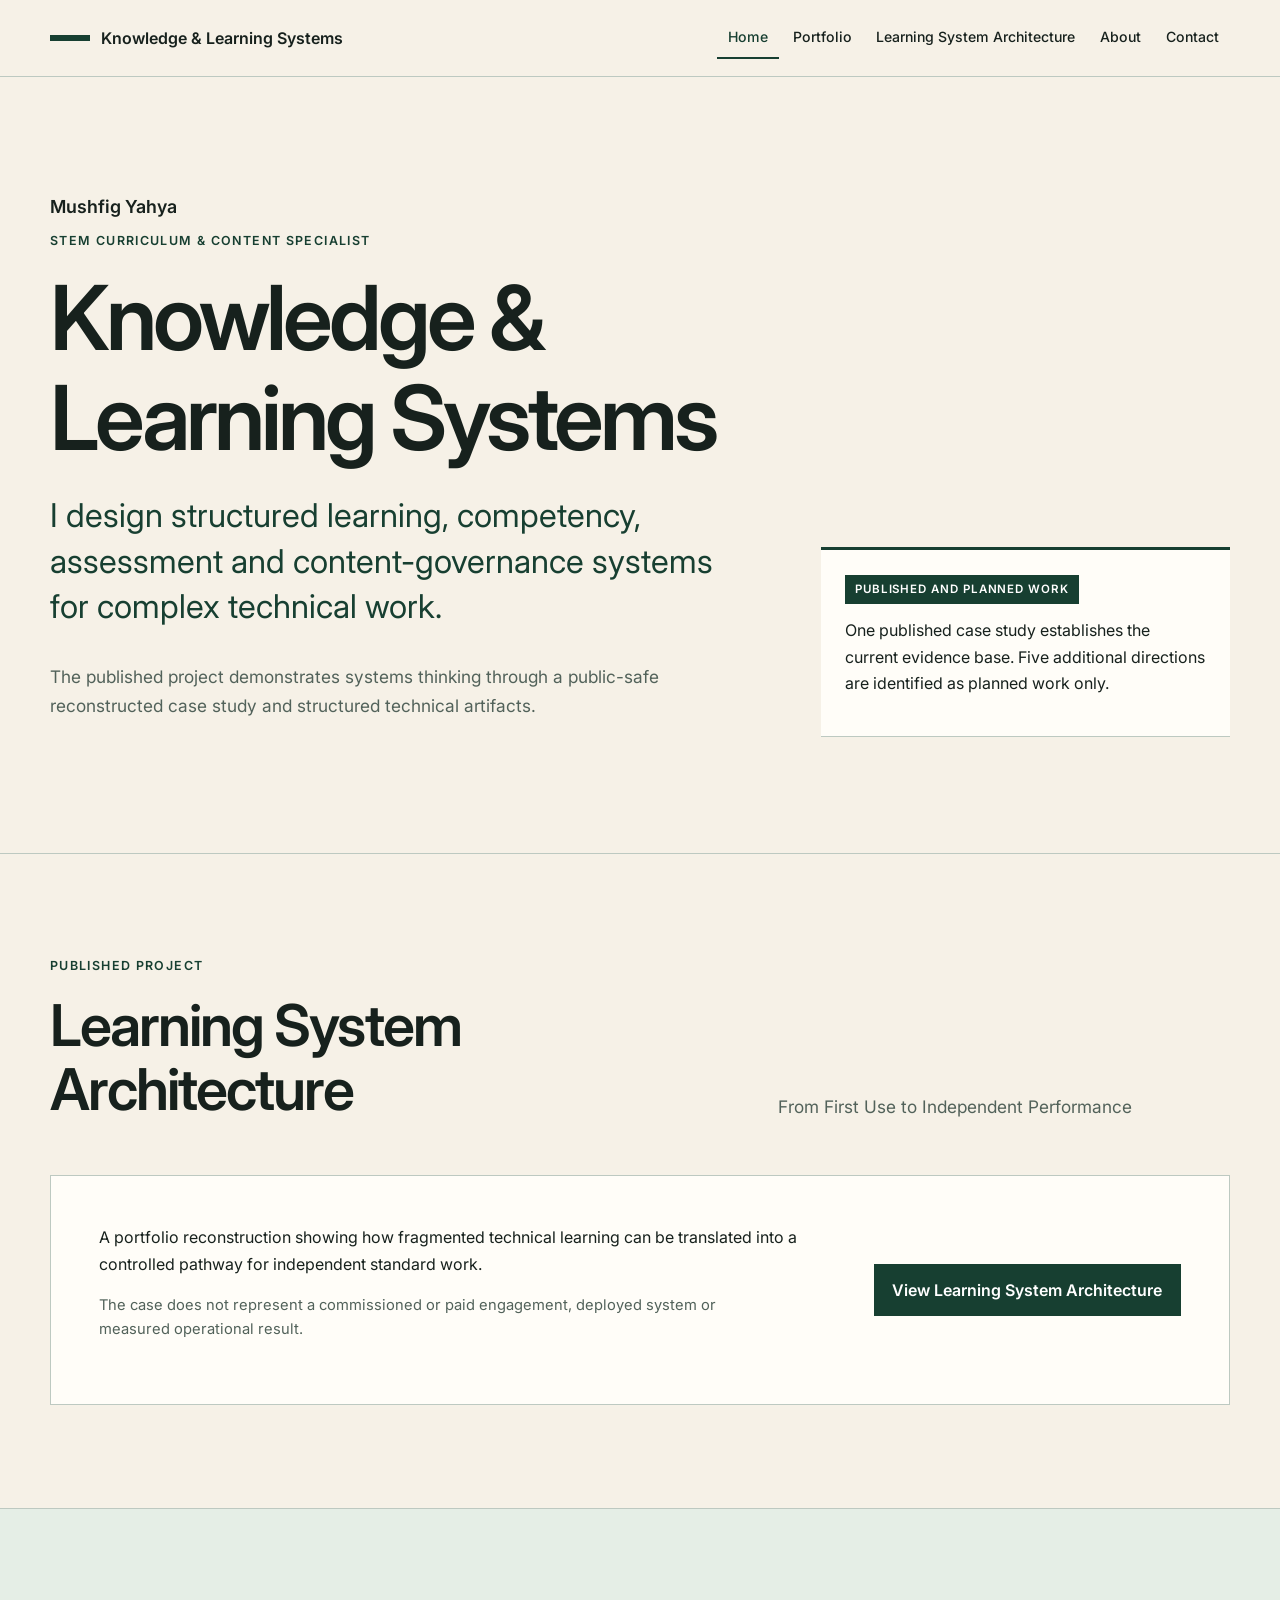
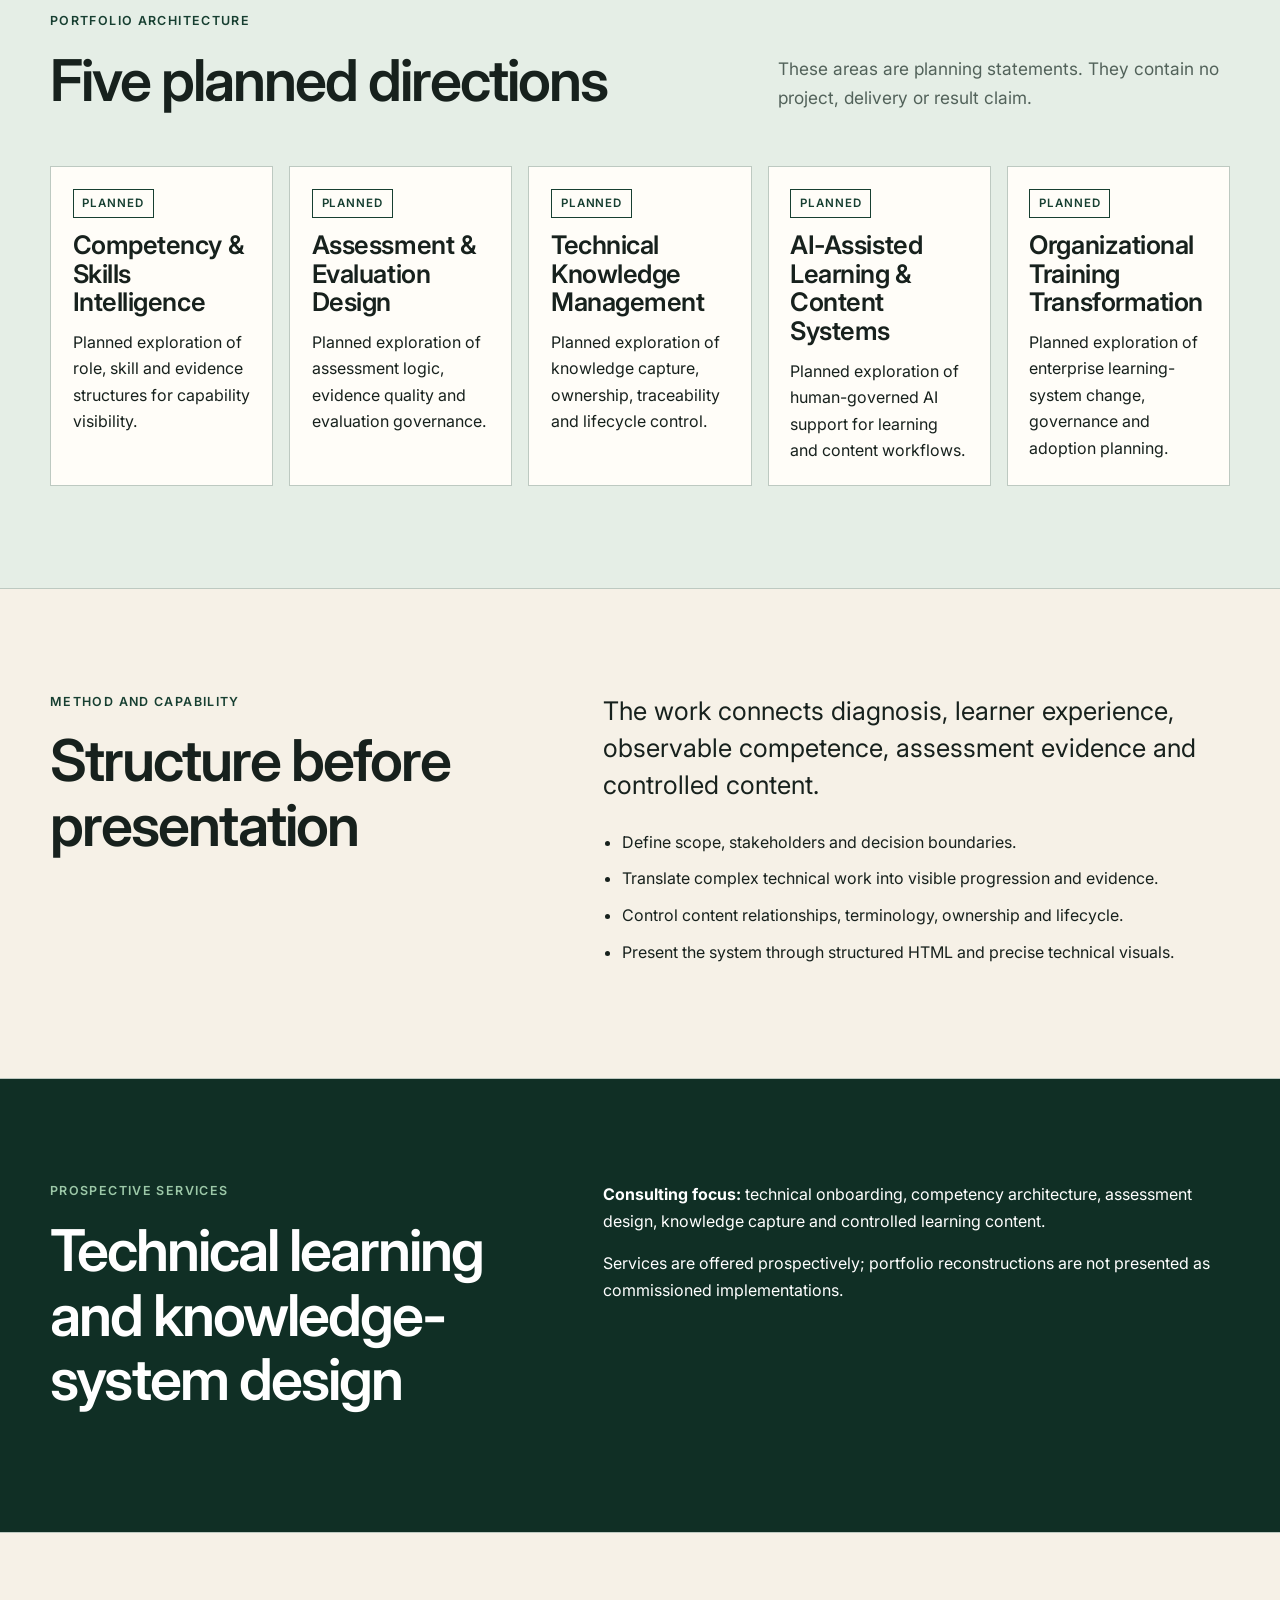
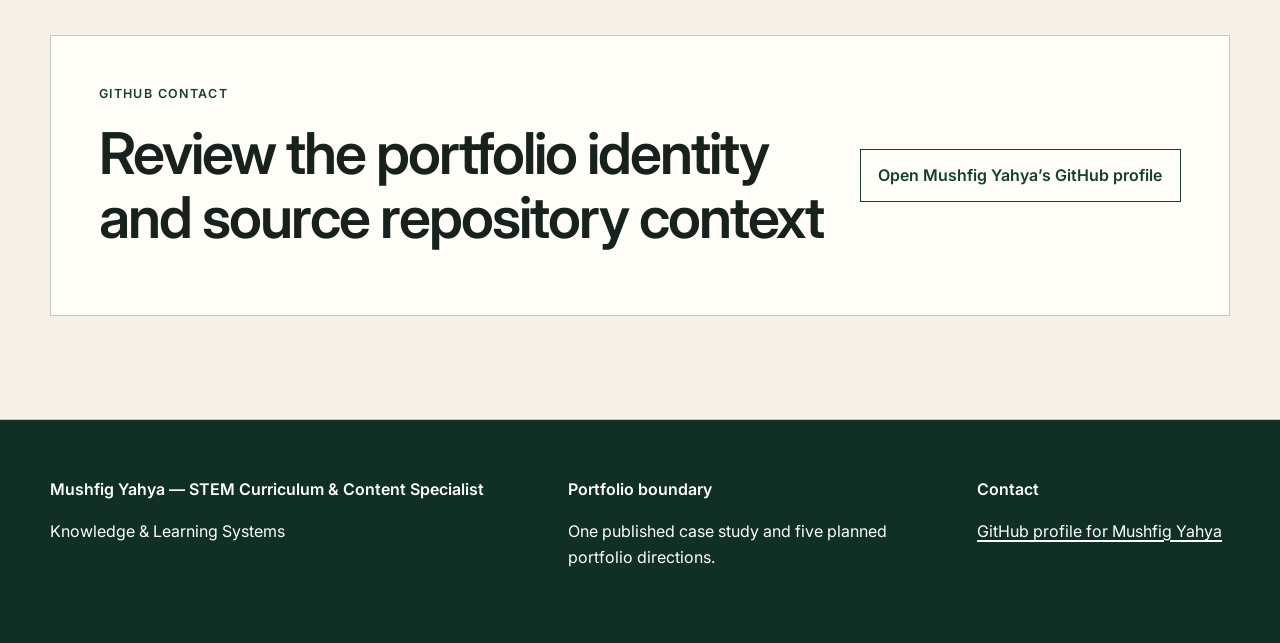
<file: index.html>
<!doctype html>
<html lang="en">
<head>
  <meta charset="utf-8">
  <meta name="viewport" content="width=device-width, initial-scale=1">
  <title>Knowledge &amp; Learning Systems | Mushfig Yahya</title>
  <meta name="description" content="Portfolio of published and planned work in technical learning, competency, assessment, knowledge management and organizational capability.">
  <meta name="robots" content="index, follow">
  <meta name="theme-color" content="#173f31">
  <link rel="canonical" href="https://mushfigy.github.io/knowledge-learning-systems-portfolio/">
  <link rel="icon" href="favicon.svg" type="image/svg+xml">
  <link rel="icon" href="favicon-32.png" sizes="32x32" type="image/png">
  <link rel="apple-touch-icon" href="apple-touch-icon.png">
  <link rel="manifest" href="site.webmanifest">
  <link rel="preconnect" href="https://fonts.googleapis.com">
  <link rel="preconnect" href="https://fonts.gstatic.com" crossorigin>
  <link href="https://fonts.googleapis.com/css2?family=Inter:wght@400;500;600&display=swap" rel="stylesheet">
  <link rel="stylesheet" href="styles.css">
  <meta property="og:type" content="website">
  <meta property="og:title" content="Knowledge &amp; Learning Systems | Mushfig Yahya">
  <meta property="og:description" content="Portfolio of published and planned work in technical learning, competency, assessment, knowledge management and organizational capability.">
  <meta property="og:url" content="https://mushfigy.github.io/knowledge-learning-systems-portfolio/">
  <meta property="og:site_name" content="Knowledge &amp; Learning Systems">
  <meta name="twitter:card" content="summary">
  <meta name="twitter:title" content="Knowledge &amp; Learning Systems | Mushfig Yahya">
  <meta name="twitter:description" content="Portfolio of published and planned work in technical learning, competency, assessment, knowledge management and organizational capability.">
</head>
<body>
<a class="skip-link" href="#main-content">Skip to main content</a>
<header class="site-header">
  <div class="shell header-grid">
    <a class="site-mark" href="index.html" aria-label="Knowledge &amp; Learning Systems portfolio home">
      <span class="site-mark__rule" aria-hidden="true"></span>
      <span>Knowledge &amp; Learning Systems</span>
    </a>
    <nav aria-label="Primary navigation">
      <ul class="nav-list"><li><a href="index.html" aria-current="page">Home</a></li><li><a href="portfolio.html">Portfolio</a></li><li><a href="learning-system-architecture.html">Learning System Architecture</a></li><li><a href="about.html">About</a></li><li><a href="contact.html">Contact</a></li></ul>
    </nav>
  </div>
</header>
<main id="main-content">

<section class="hero hero--home" id="home-introduction">
  <div class="shell hero-grid">
    <div>
      <p class="identity-name">Mushfig Yahya</p>
      <p class="eyebrow">STEM Curriculum &amp; Content Specialist</p>
      <h1>Knowledge &amp; Learning Systems</h1>
      <p class="lead">I design structured learning, competency, assessment and content-governance systems for complex technical work.</p>
      <p class="supporting-copy">The published project demonstrates systems thinking through a public-safe reconstructed case study and structured technical artifacts.</p>
    </div>
    <aside class="hero-note" aria-label="Portfolio scope">
      <p class="status status--published">Published and planned work</p>
      <p>One published case study establishes the current evidence base. Five additional directions are identified as planned work only.</p>
    </aside>
  </div>
</section>
<section class="section" id="featured-case-study">
  <div class="shell">
    <div class="section-heading">
      <div><p class="eyebrow">Published project</p><h2>Learning System Architecture</h2></div>
      <p class="section-intro">From First Use to Independent Performance</p>
    </div>
    <article class="featured-card">
      <div>
        <p>A portfolio reconstruction showing how fragmented technical learning can be translated into a controlled pathway for independent standard work.</p>
        <p class="boundary-note">The case does not represent a commissioned or paid engagement, deployed system or measured operational result.</p>
      </div>
      <a class="button" href="learning-system-architecture.html">View Learning System Architecture</a>
    </article>
  </div>
</section>
<section class="section section--pale" id="planned-directions">
  <div class="shell">
    <div class="section-heading">
      <div><p class="eyebrow">Portfolio architecture</p><h2>Five planned directions</h2></div>
      <p class="section-intro">These areas are planning statements. They contain no project, delivery or result claim.</p>
    </div>
    <div class="card-grid card-grid--five">
      <article class="direction-card"><p class="status">Planned</p><h3>Competency &amp; Skills Intelligence</h3><p>Planned exploration of role, skill and evidence structures for capability visibility.</p></article>
      <article class="direction-card"><p class="status">Planned</p><h3>Assessment &amp; Evaluation Design</h3><p>Planned exploration of assessment logic, evidence quality and evaluation governance.</p></article>
      <article class="direction-card"><p class="status">Planned</p><h3>Technical Knowledge Management</h3><p>Planned exploration of knowledge capture, ownership, traceability and lifecycle control.</p></article>
      <article class="direction-card"><p class="status">Planned</p><h3>AI-Assisted Learning &amp; Content Systems</h3><p>Planned exploration of human-governed AI support for learning and content workflows.</p></article>
      <article class="direction-card"><p class="status">Planned</p><h3>Organizational Training Transformation</h3><p>Planned exploration of enterprise learning-system change, governance and adoption planning.</p></article>
    </div>
  </div>
</section>
<section class="section" id="method-capabilities">
  <div class="shell two-column">
    <div><p class="eyebrow">Method and capability</p><h2>Structure before presentation</h2></div>
    <div>
      <p class="lead-small">The work connects diagnosis, learner experience, observable competence, assessment evidence and controlled content.</p>
      <ul class="plain-list">
        <li>Define scope, stakeholders and decision boundaries.</li>
        <li>Translate complex technical work into visible progression and evidence.</li>
        <li>Control content relationships, terminology, ownership and lifecycle.</li>
        <li>Present the system through structured HTML and precise technical visuals.</li>
      </ul>
    </div>
  </div>
</section>
<section class="section section--deep" id="prospective-services">
  <div class="shell two-column">
    <div><p class="eyebrow eyebrow--light">Prospective services</p><h2>Technical learning and knowledge-system design</h2></div>
    <div>
      <p><strong>Consulting focus:</strong> technical onboarding, competency architecture, assessment design, knowledge capture and controlled learning content.</p>
      <p>Services are offered prospectively; portfolio reconstructions are not presented as commissioned implementations.</p>
    </div>
  </div>
</section>
<section class="section" id="github-contact">
  <div class="shell contact-band">
    <div><p class="eyebrow">GitHub contact</p><h2>Review the portfolio identity and source repository context</h2></div>
    <a class="button button--secondary" href="https://github.com/mushfigy">Open Mushfig Yahya’s GitHub profile</a>
  </div>
</section>
</main>
<footer class="site-footer">
  <div class="shell footer-grid">
    <div>
      <p class="footer-primary">Mushfig Yahya — STEM Curriculum &amp; Content Specialist</p>
      <p>Knowledge &amp; Learning Systems</p>
    </div>
    <div>
      <p class="footer-label">Portfolio boundary</p>
      <p>One published case study and five planned portfolio directions.</p>
    </div>
    <div>
      <p class="footer-label">Contact</p>
      <p><a href="https://github.com/mushfigy">GitHub profile for Mushfig Yahya</a></p>
    </div>
  </div>
</footer>
</body>
</html>
</file>
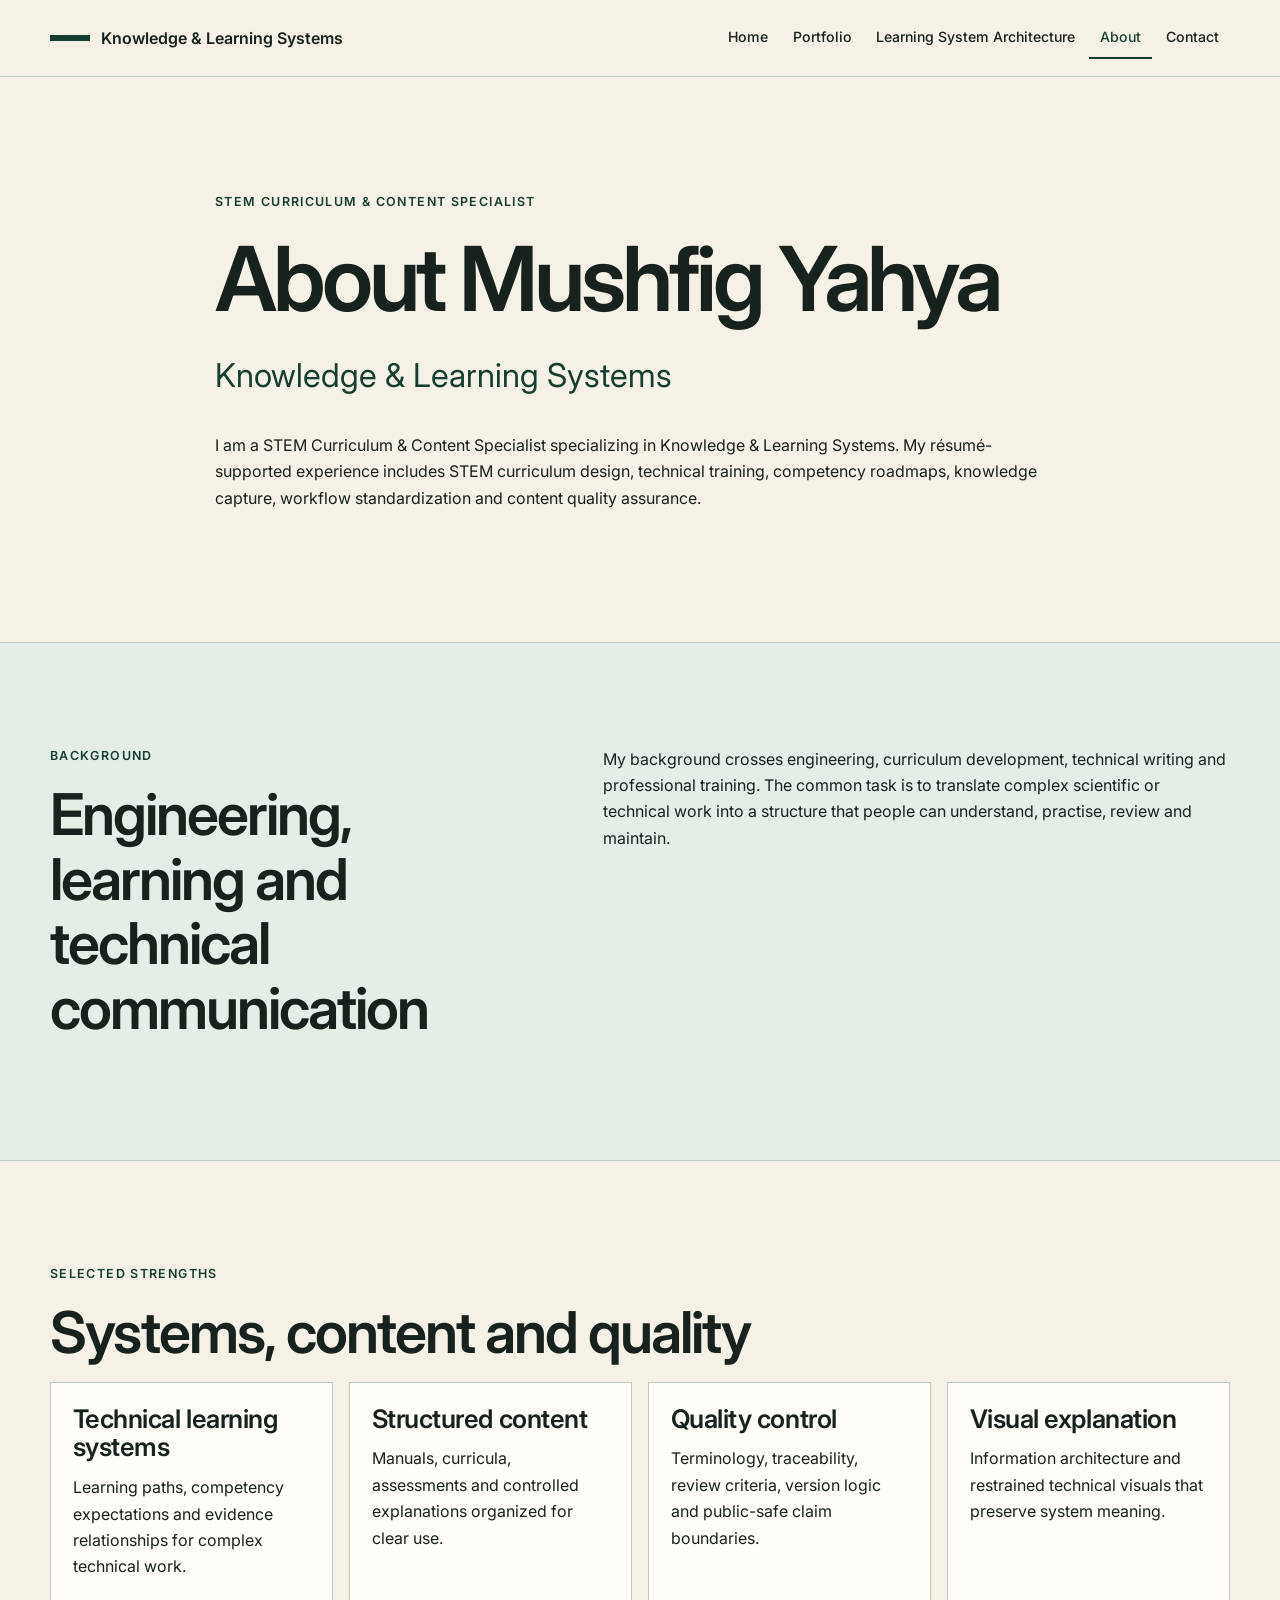
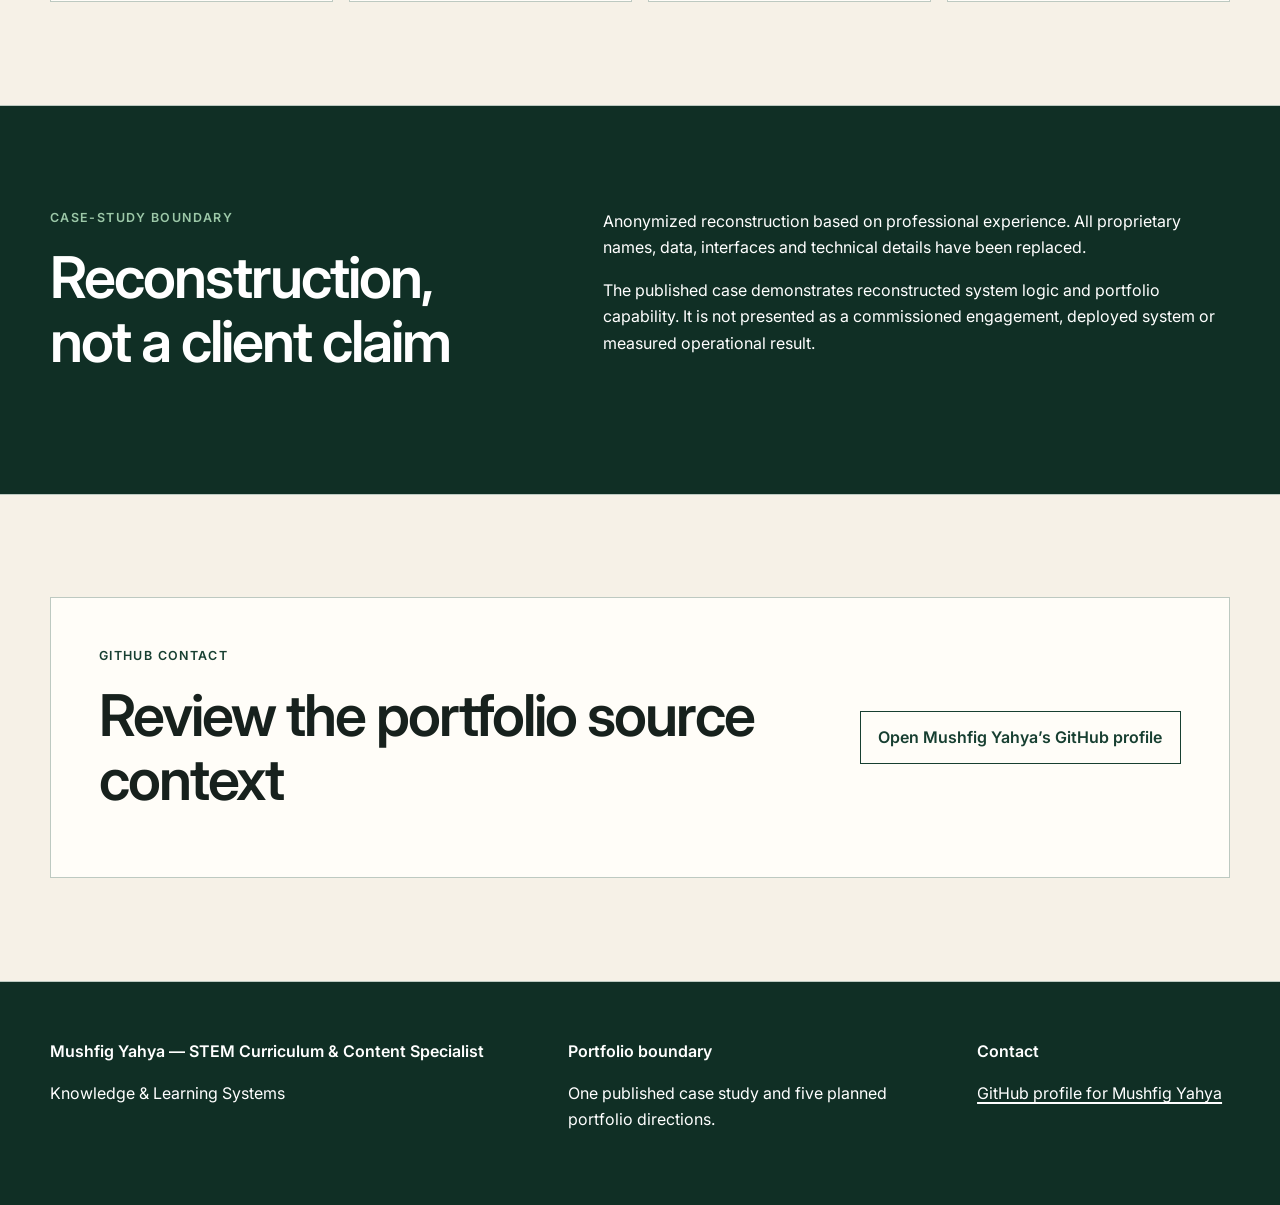
<file: about.html>
<!doctype html>
<html lang="en">
<head>
  <meta charset="utf-8">
  <meta name="viewport" content="width=device-width, initial-scale=1">
  <title>About Mushfig Yahya | Knowledge &amp; Learning Systems</title>
  <meta name="description" content="STEM Curriculum &amp; Content Specialist specializing in Knowledge &amp; Learning Systems.">
  <meta name="robots" content="index, follow">
  <meta name="theme-color" content="#173f31">
  <link rel="canonical" href="https://mushfigy.github.io/knowledge-learning-systems-portfolio/about.html">
  <link rel="icon" href="favicon.svg" type="image/svg+xml">
  <link rel="icon" href="favicon-32.png" sizes="32x32" type="image/png">
  <link rel="apple-touch-icon" href="apple-touch-icon.png">
  <link rel="manifest" href="site.webmanifest">
  <link rel="preconnect" href="https://fonts.googleapis.com">
  <link rel="preconnect" href="https://fonts.gstatic.com" crossorigin>
  <link href="https://fonts.googleapis.com/css2?family=Inter:wght@400;500;600&display=swap" rel="stylesheet">
  <link rel="stylesheet" href="styles.css">
  <meta property="og:type" content="website">
  <meta property="og:title" content="About Mushfig Yahya | Knowledge &amp; Learning Systems">
  <meta property="og:description" content="STEM Curriculum &amp; Content Specialist specializing in Knowledge &amp; Learning Systems.">
  <meta property="og:url" content="https://mushfigy.github.io/knowledge-learning-systems-portfolio/about.html">
  <meta property="og:site_name" content="Knowledge &amp; Learning Systems">
  <meta name="twitter:card" content="summary">
  <meta name="twitter:title" content="About Mushfig Yahya | Knowledge &amp; Learning Systems">
  <meta name="twitter:description" content="STEM Curriculum &amp; Content Specialist specializing in Knowledge &amp; Learning Systems.">
</head>
<body>
<a class="skip-link" href="#main-content">Skip to main content</a>
<header class="site-header">
  <div class="shell header-grid">
    <a class="site-mark" href="index.html" aria-label="Knowledge &amp; Learning Systems portfolio home">
      <span class="site-mark__rule" aria-hidden="true"></span>
      <span>Knowledge &amp; Learning Systems</span>
    </a>
    <nav aria-label="Primary navigation">
      <ul class="nav-list"><li><a href="index.html">Home</a></li><li><a href="portfolio.html">Portfolio</a></li><li><a href="learning-system-architecture.html">Learning System Architecture</a></li><li><a href="about.html" aria-current="page">About</a></li><li><a href="contact.html">Contact</a></li></ul>
    </nav>
  </div>
</header>
<main id="main-content">

<section class="page-hero" id="about-positioning">
  <div class="shell narrow">
    <p class="eyebrow">STEM Curriculum &amp; Content Specialist</p>
    <h1>About Mushfig Yahya</h1>
    <p class="lead">Knowledge &amp; Learning Systems</p>
    <p>I am a STEM Curriculum &amp; Content Specialist specializing in Knowledge &amp; Learning Systems. My résumé-supported experience includes STEM curriculum design, technical training, competency roadmaps, knowledge capture, workflow standardization and content quality assurance.</p>
  </div>
</section>
<section class="section section--pale" id="about-background">
  <div class="shell two-column">
    <div><p class="eyebrow">Background</p><h2>Engineering, learning and technical communication</h2></div>
    <div><p>My background crosses engineering, curriculum development, technical writing and professional training. The common task is to translate complex scientific or technical work into a structure that people can understand, practise, review and maintain.</p></div>
  </div>
</section>
<section class="section" id="about-strengths">
  <div class="shell">
    <p class="eyebrow">Selected strengths</p>
    <h2>Systems, content and quality</h2>
    <div class="card-grid card-grid--four">
      <article><h3>Technical learning systems</h3><p>Learning paths, competency expectations and evidence relationships for complex technical work.</p></article>
      <article><h3>Structured content</h3><p>Manuals, curricula, assessments and controlled explanations organized for clear use.</p></article>
      <article><h3>Quality control</h3><p>Terminology, traceability, review criteria, version logic and public-safe claim boundaries.</p></article>
      <article><h3>Visual explanation</h3><p>Information architecture and restrained technical visuals that preserve system meaning.</p></article>
    </div>
  </div>
</section>
<section class="section section--deep" id="about-boundary">
  <div class="shell two-column">
    <div><p class="eyebrow eyebrow--light">Case-study boundary</p><h2>Reconstruction, not a client claim</h2></div>
    <div><p>Anonymized reconstruction based on professional experience. All proprietary names, data, interfaces and technical details have been replaced.</p><p>The published case demonstrates reconstructed system logic and portfolio capability. It is not presented as a commissioned engagement, deployed system or measured operational result.</p></div>
  </div>
</section>
<section class="section" id="about-github-contact">
  <div class="shell contact-band">
    <div><p class="eyebrow">GitHub contact</p><h2>Review the portfolio source context</h2></div>
    <a class="button button--secondary" href="https://github.com/mushfigy">Open Mushfig Yahya’s GitHub profile</a>
  </div>
</section>
</main>
<footer class="site-footer">
  <div class="shell footer-grid">
    <div>
      <p class="footer-primary">Mushfig Yahya — STEM Curriculum &amp; Content Specialist</p>
      <p>Knowledge &amp; Learning Systems</p>
    </div>
    <div>
      <p class="footer-label">Portfolio boundary</p>
      <p>One published case study and five planned portfolio directions.</p>
    </div>
    <div>
      <p class="footer-label">Contact</p>
      <p><a href="https://github.com/mushfigy">GitHub profile for Mushfig Yahya</a></p>
    </div>
  </div>
</footer>
</body>
</html>
</file>
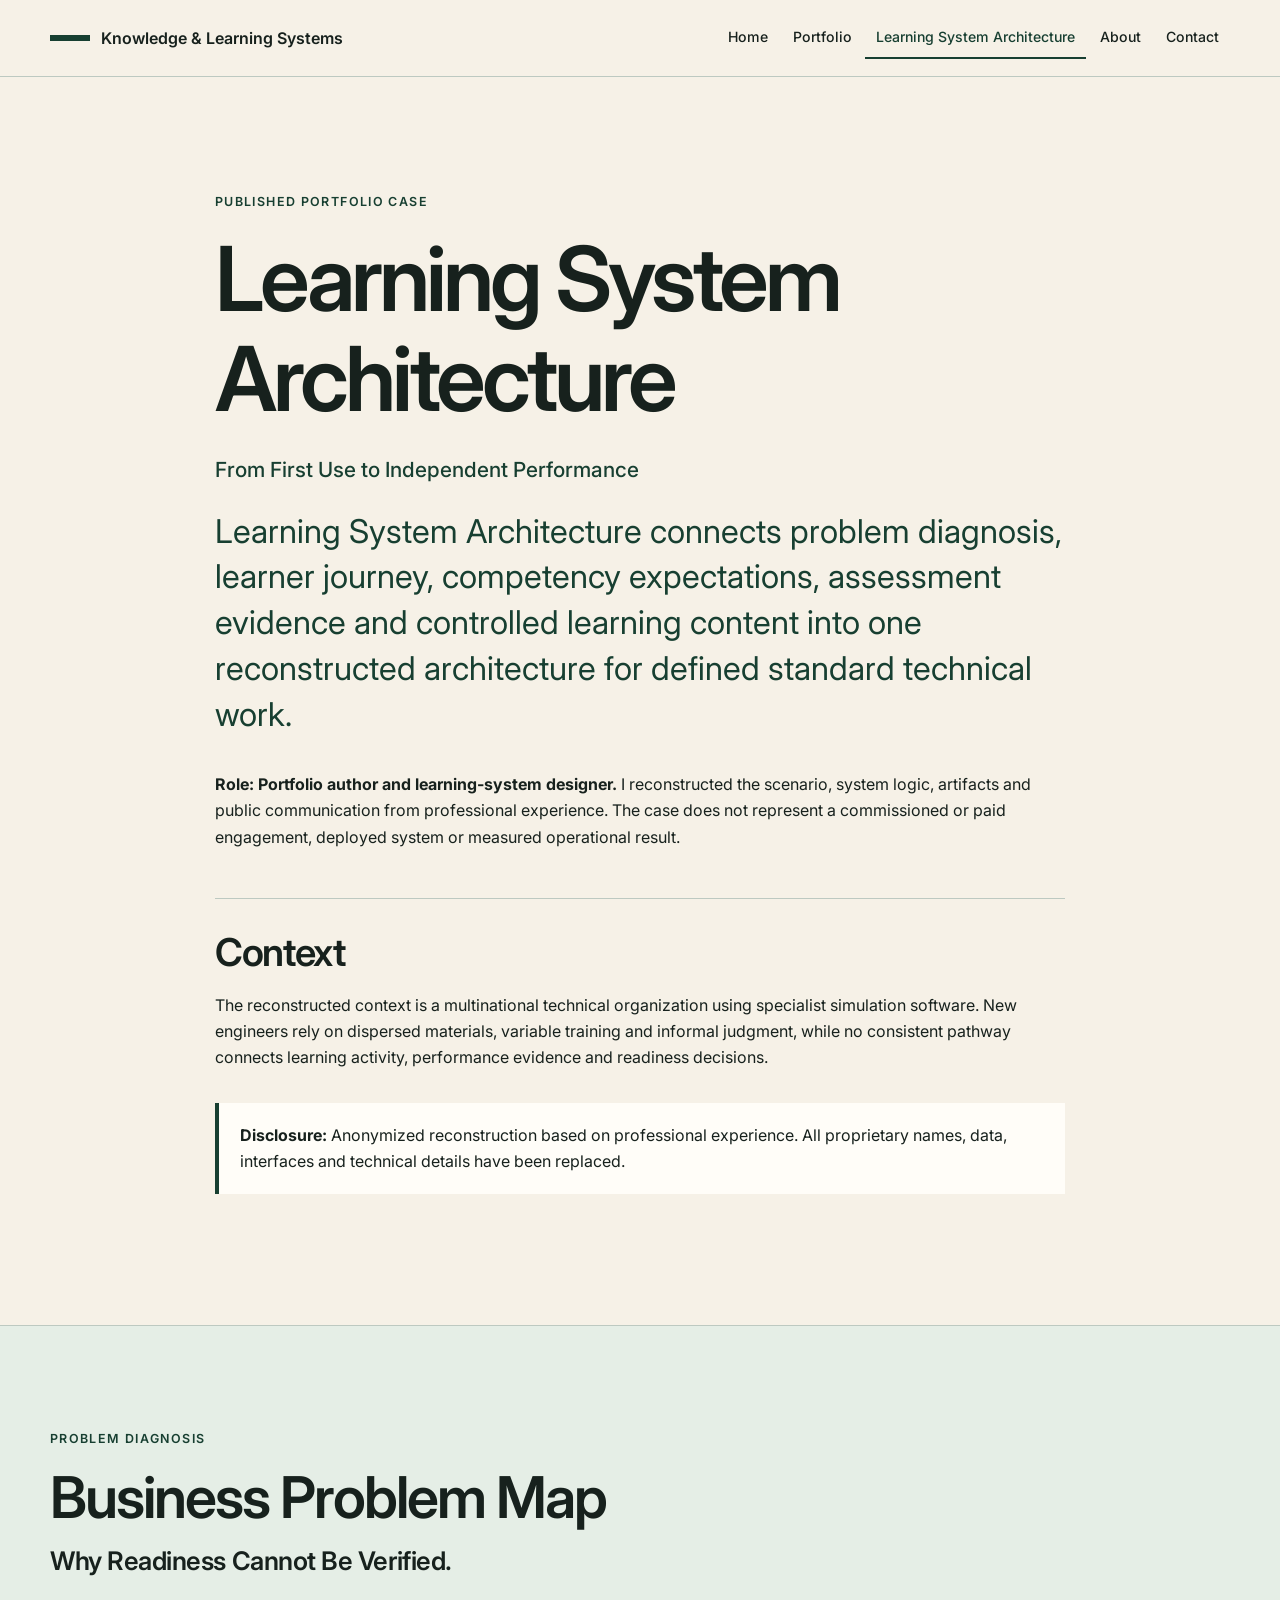
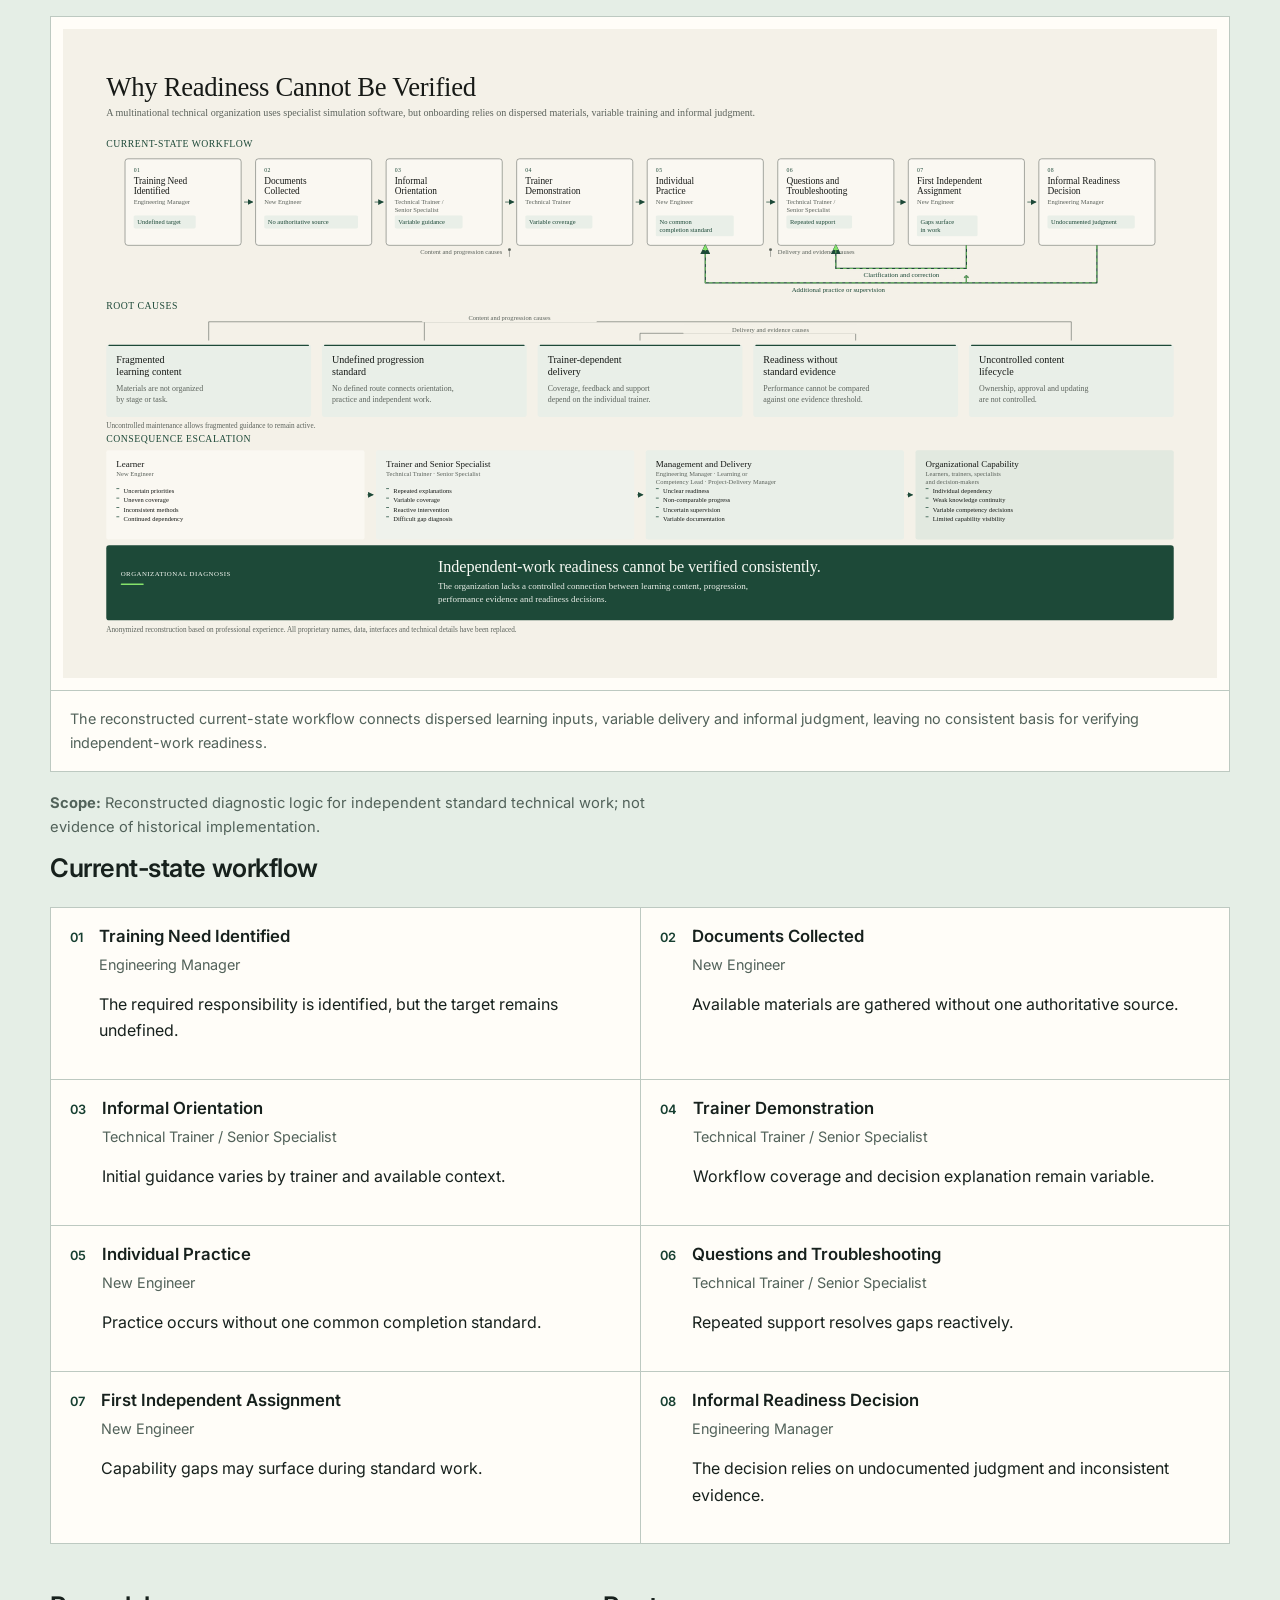
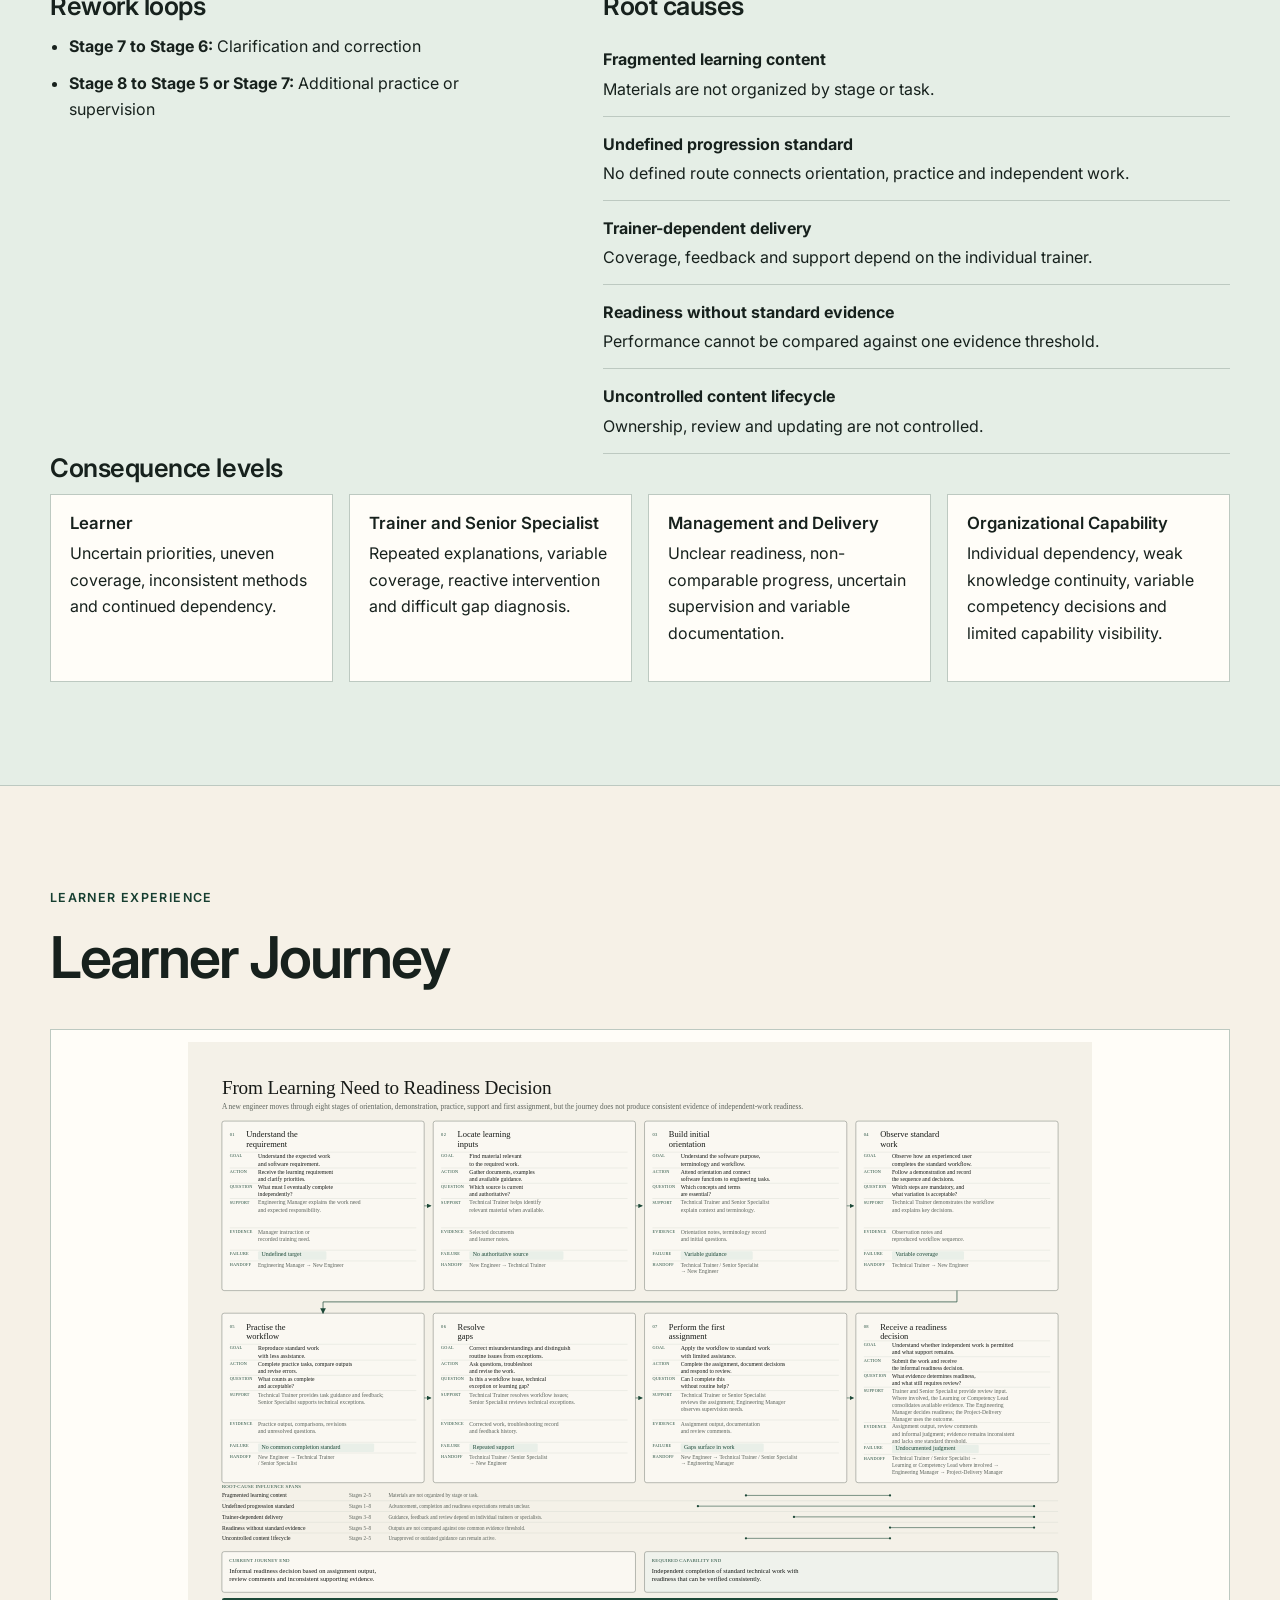
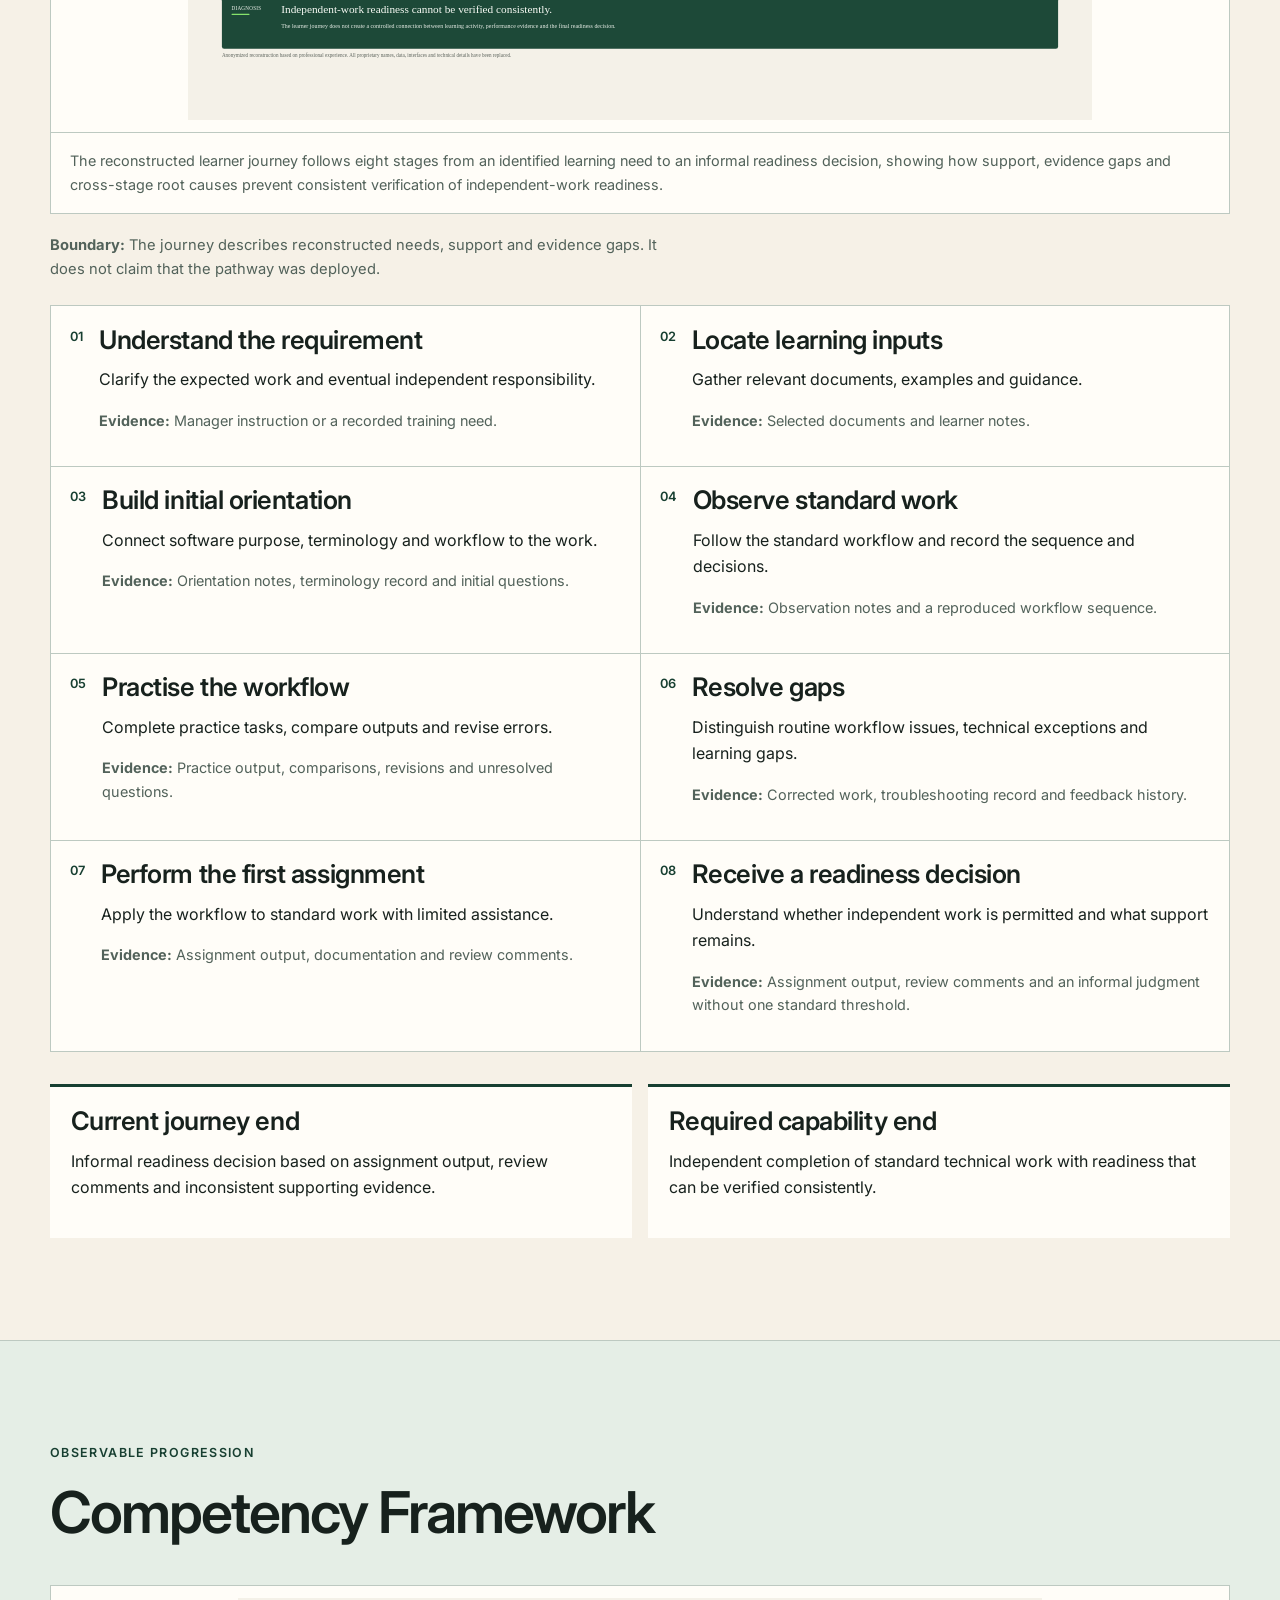
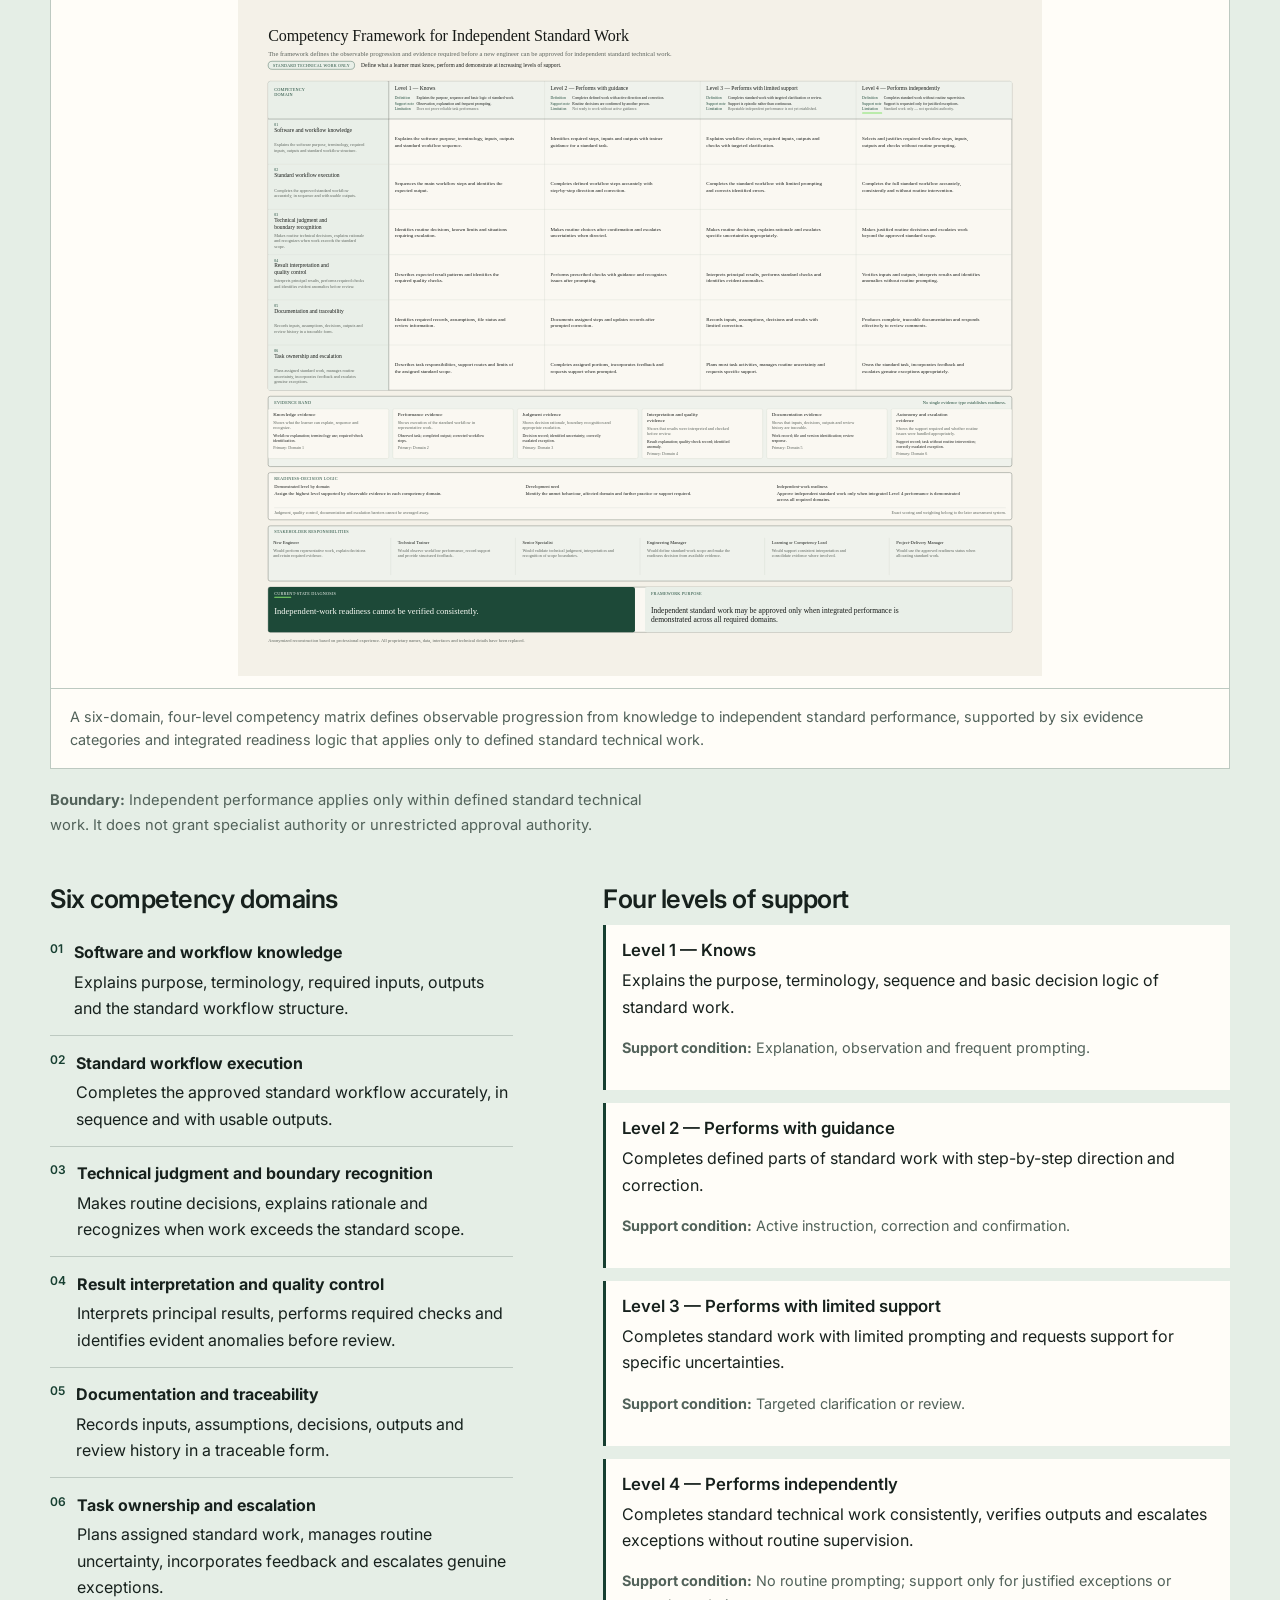
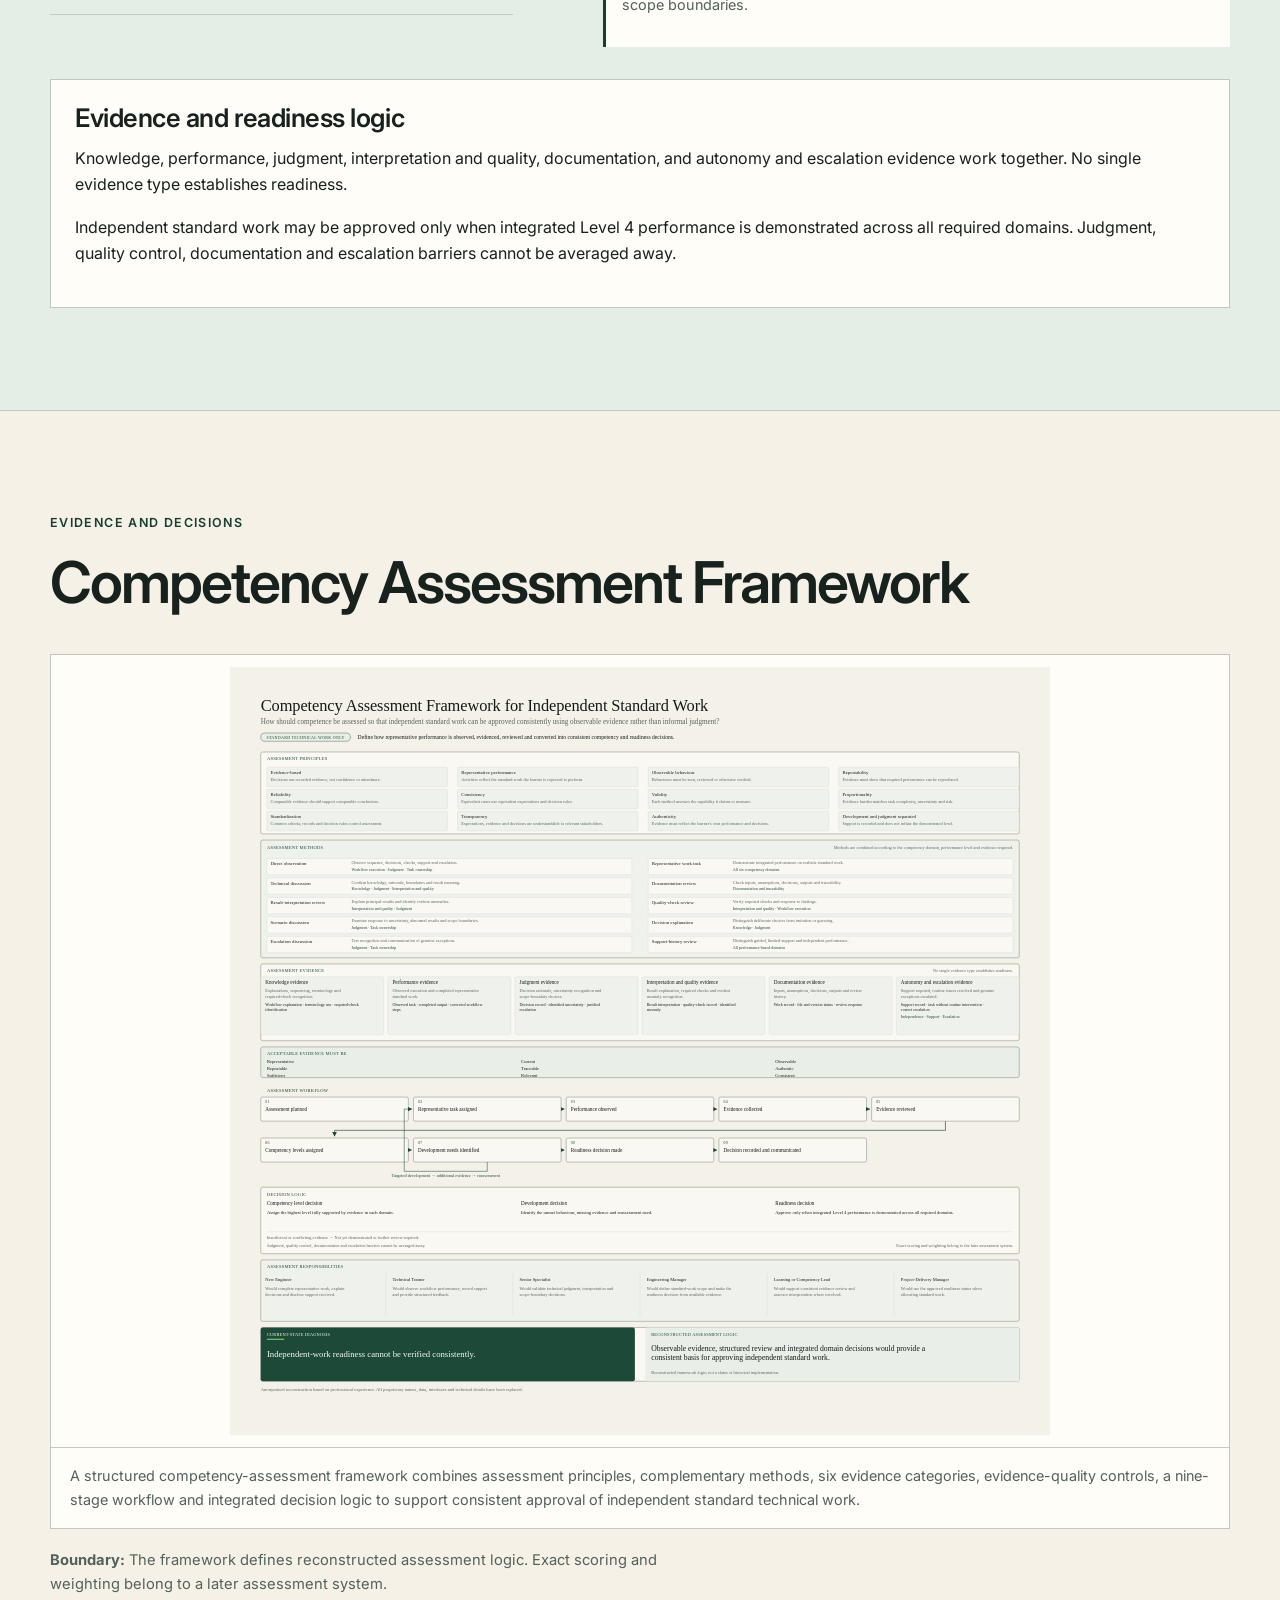
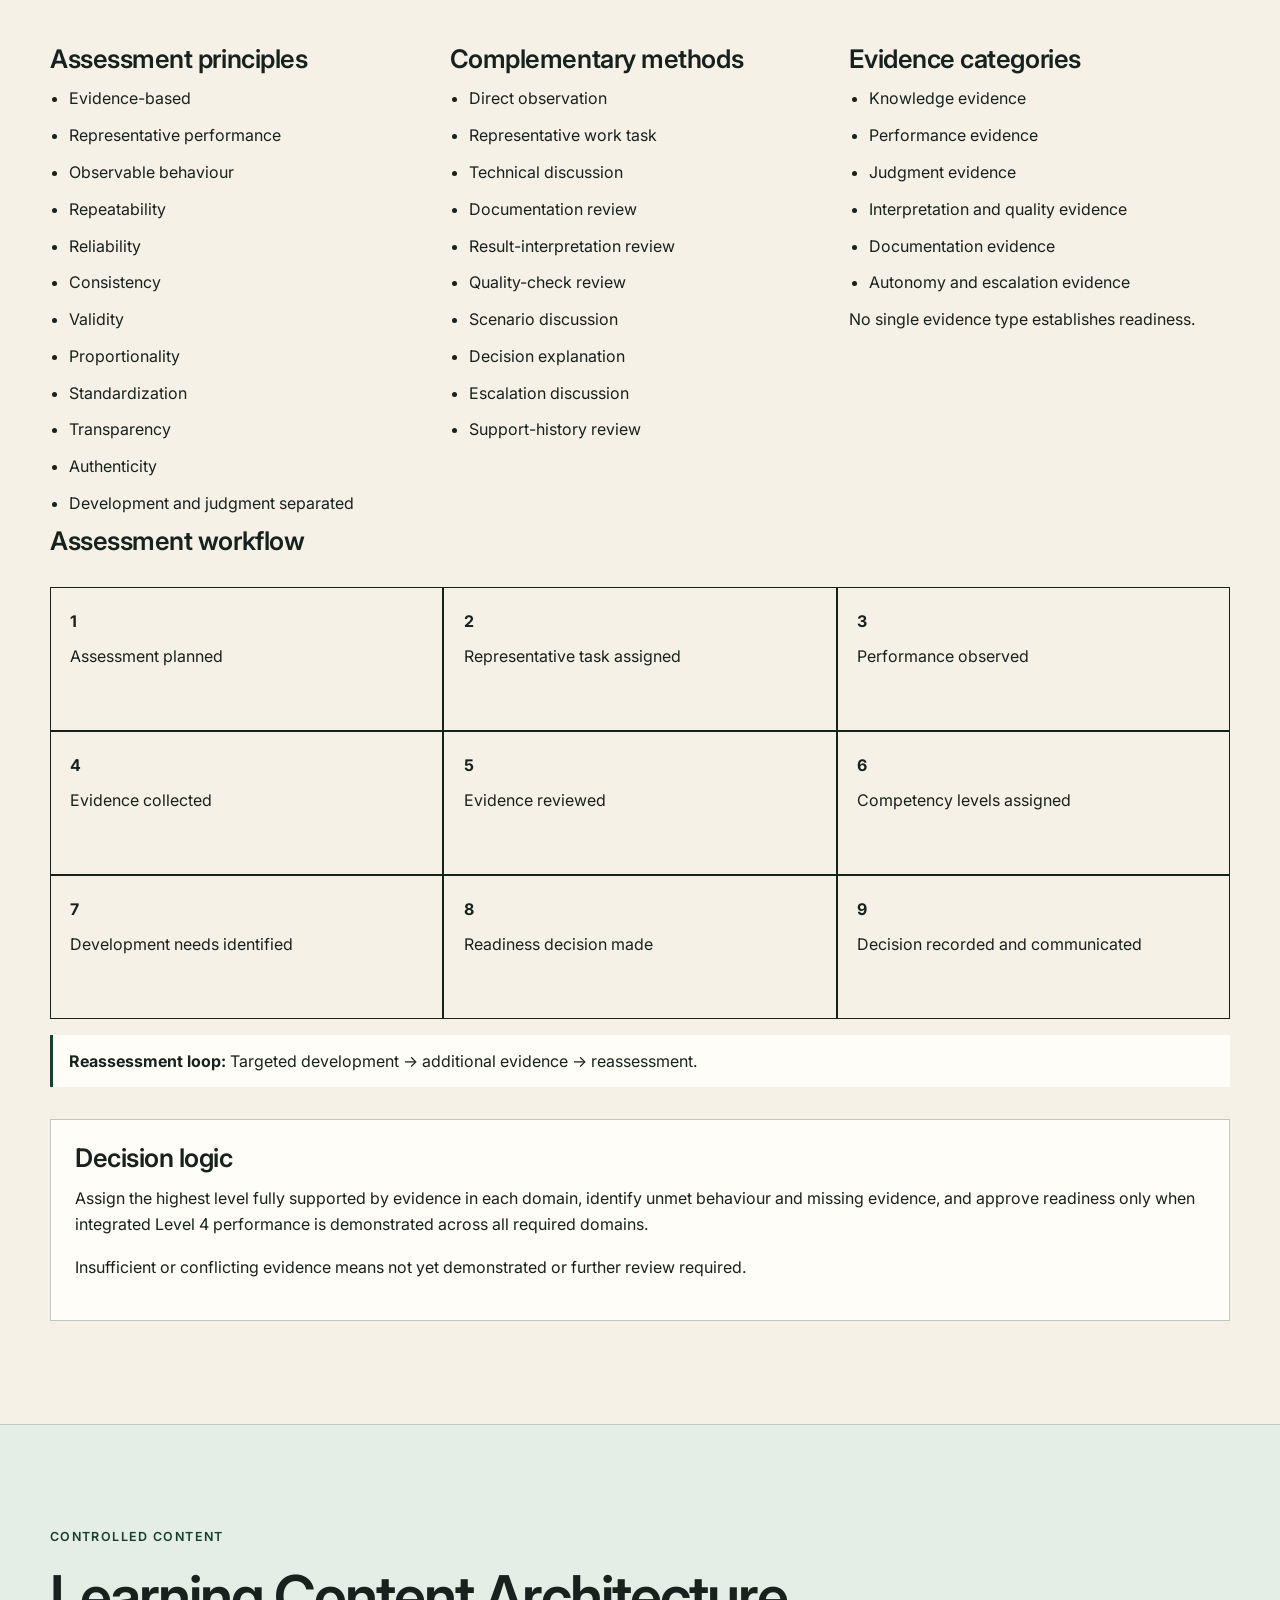
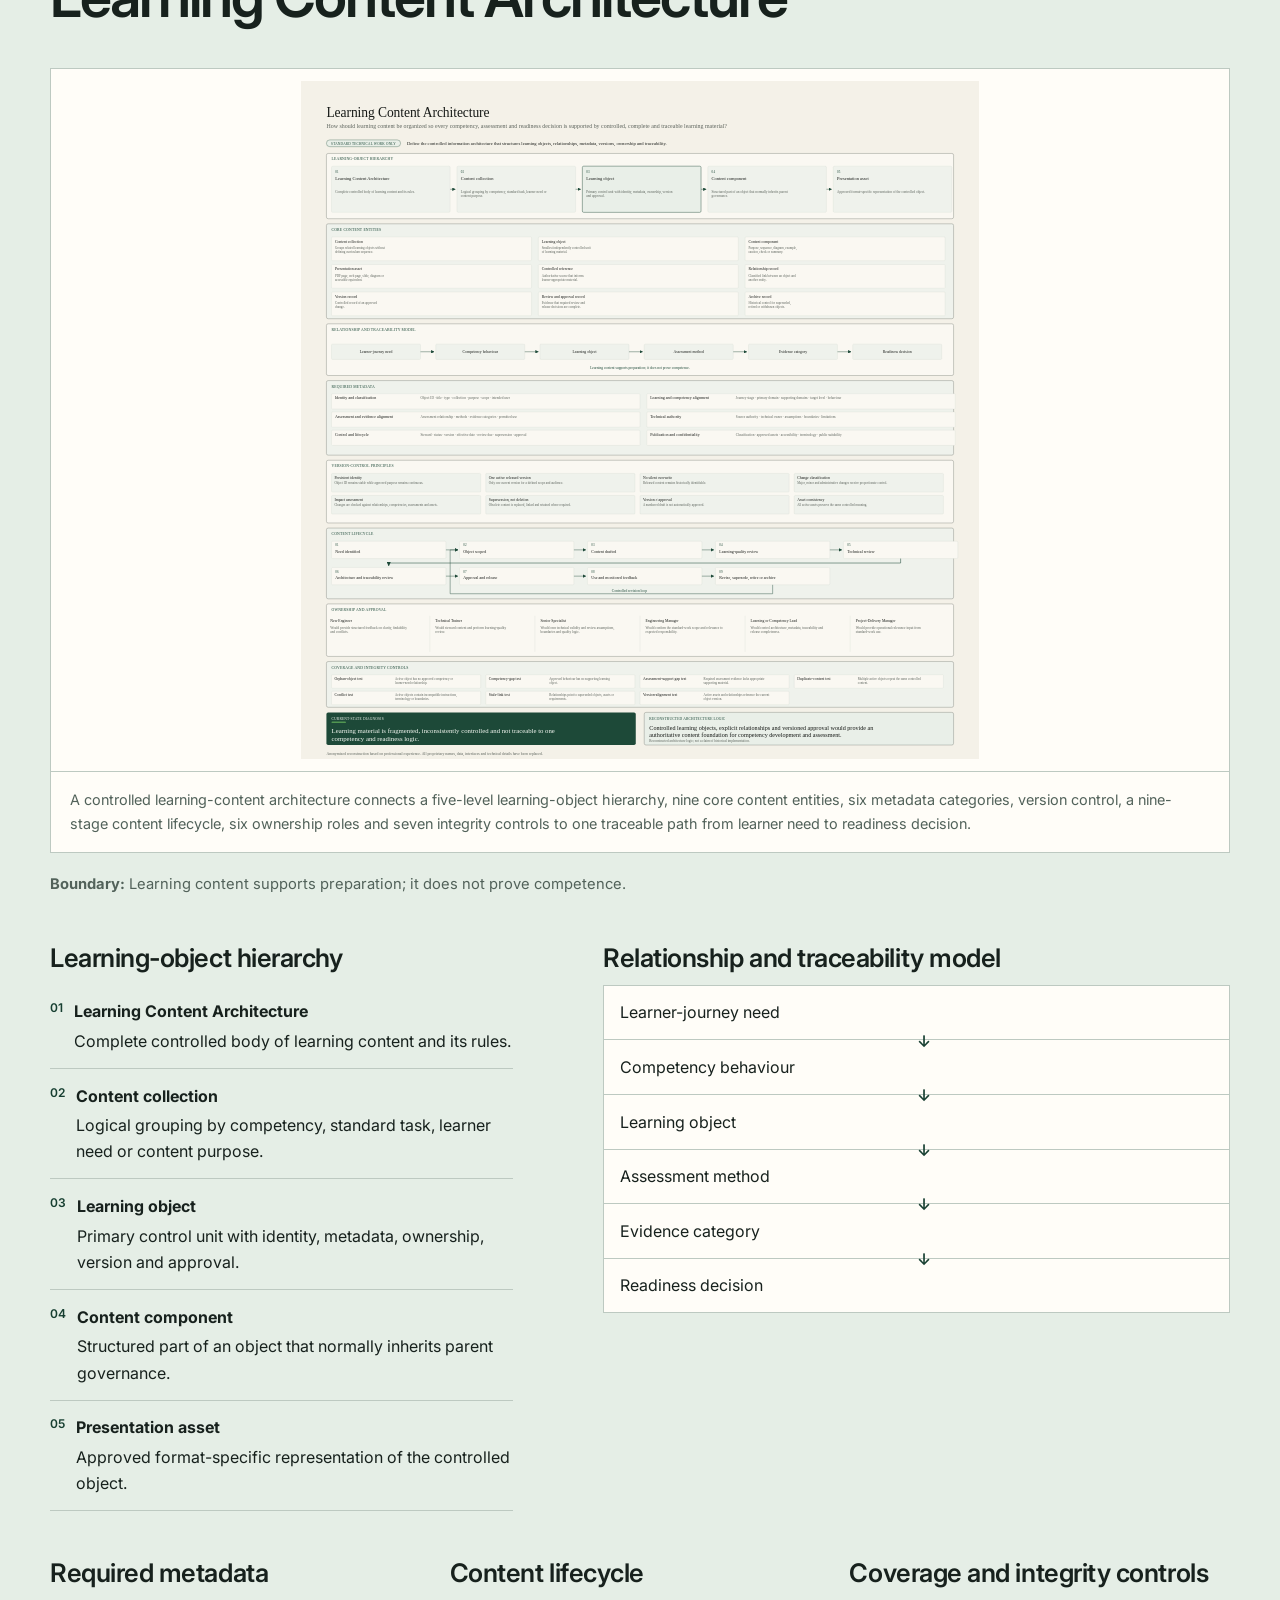
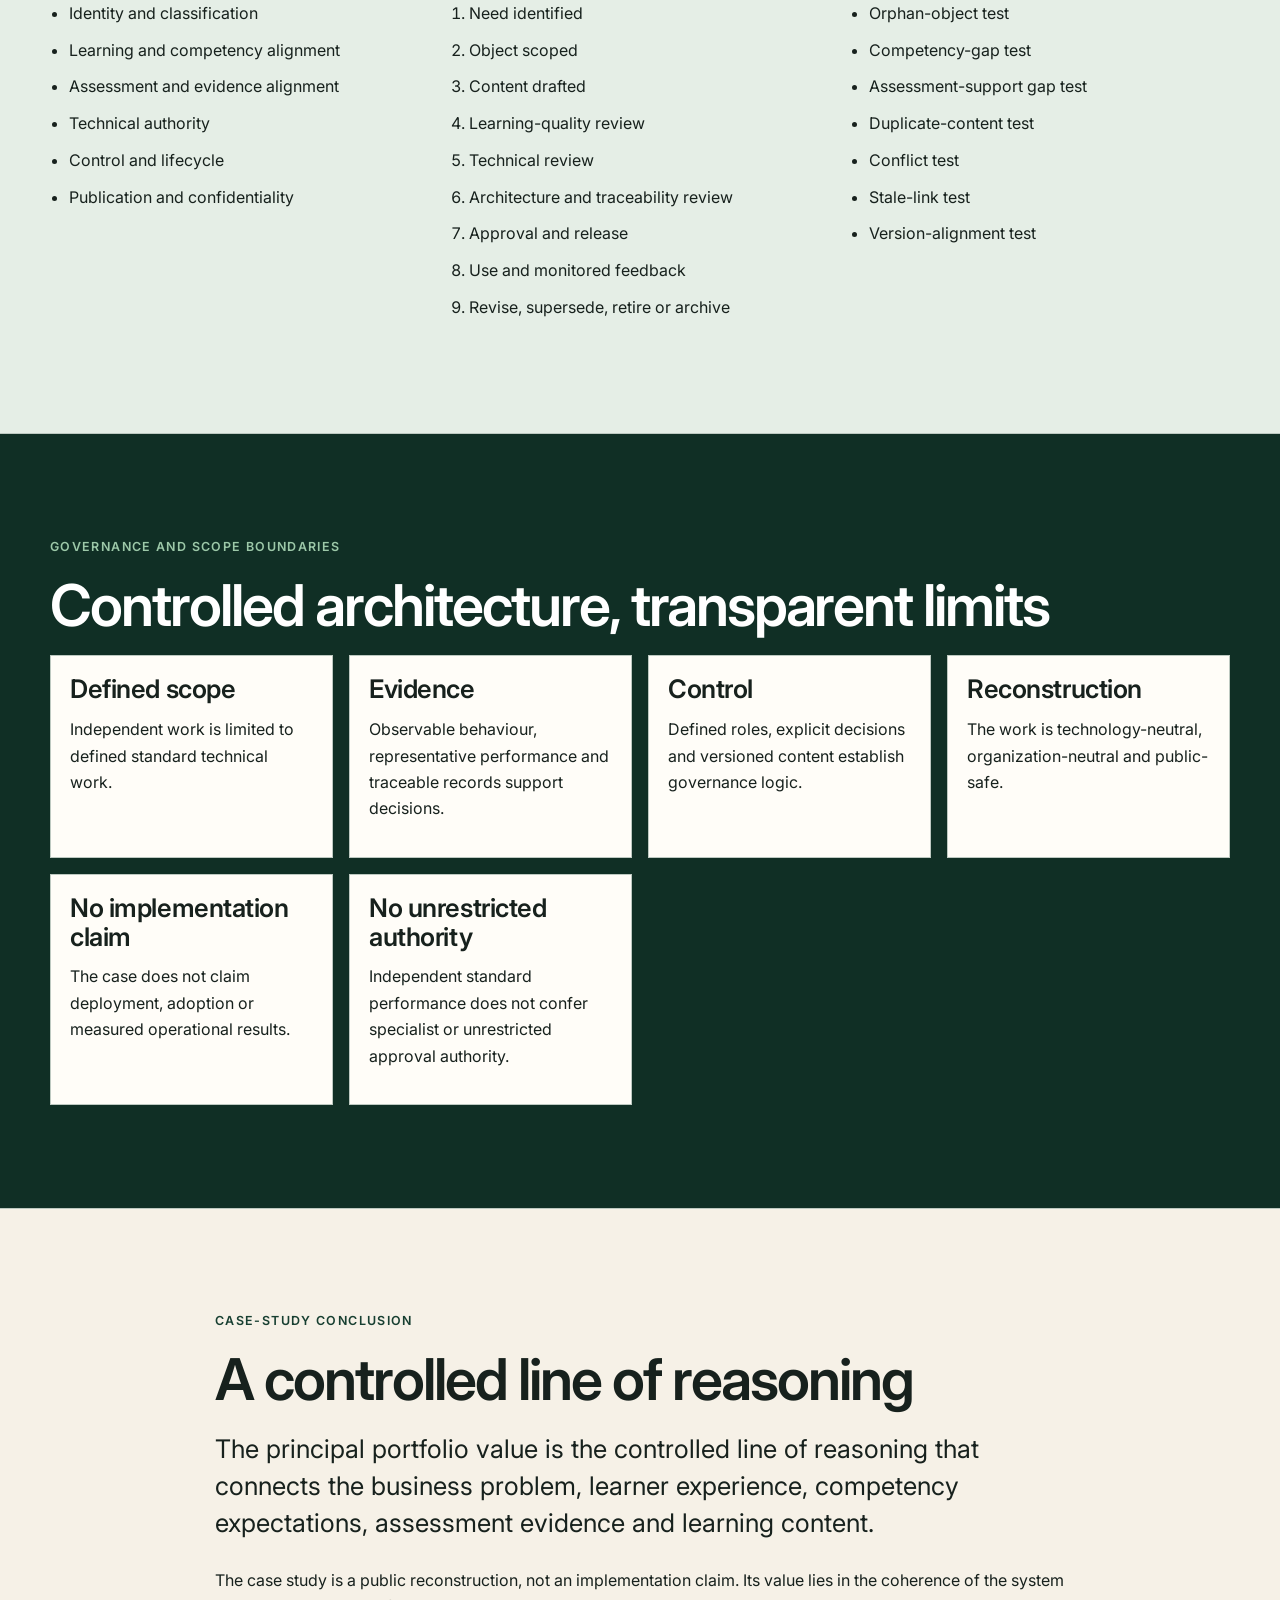
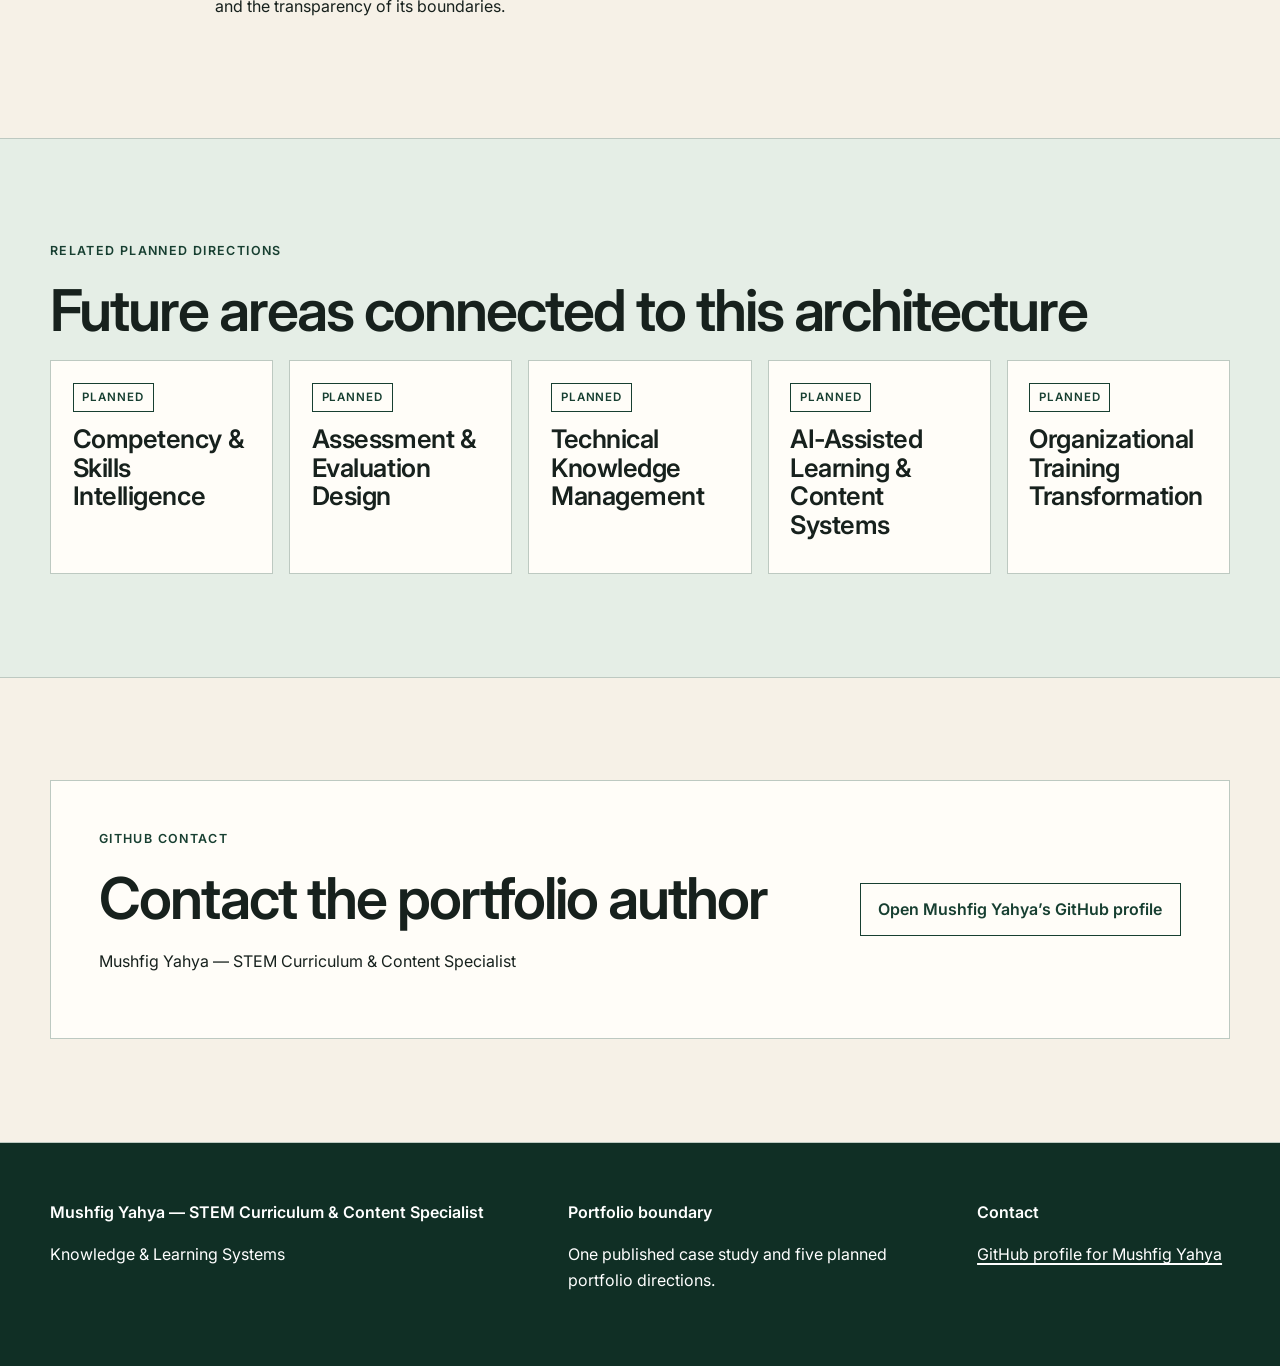
<file: case-study.html>
<!doctype html>
<html lang="en">
<head>
  <meta charset="utf-8">
  <meta name="viewport" content="width=device-width, initial-scale=1">
  <title>Learning System Architecture</title>
  <meta name="robots" content="noindex, follow">
  <link rel="canonical" href="learning-system-architecture.html">
  <meta http-equiv="refresh" content="0; url=learning-system-architecture.html">
  <style>body{margin:0;padding:2rem;background:#f6f1e7;color:#17211d;font:1rem/1.6 Arial,Helvetica,sans-serif}a{color:#173f31;font-weight:700}a:focus-visible{outline:3px solid #9cc8a8;outline-offset:4px}</style>
</head>
<body>
  <p>This page has moved to <a href="learning-system-architecture.html">Learning System Architecture</a>.</p>
</body>
</html>
</file>
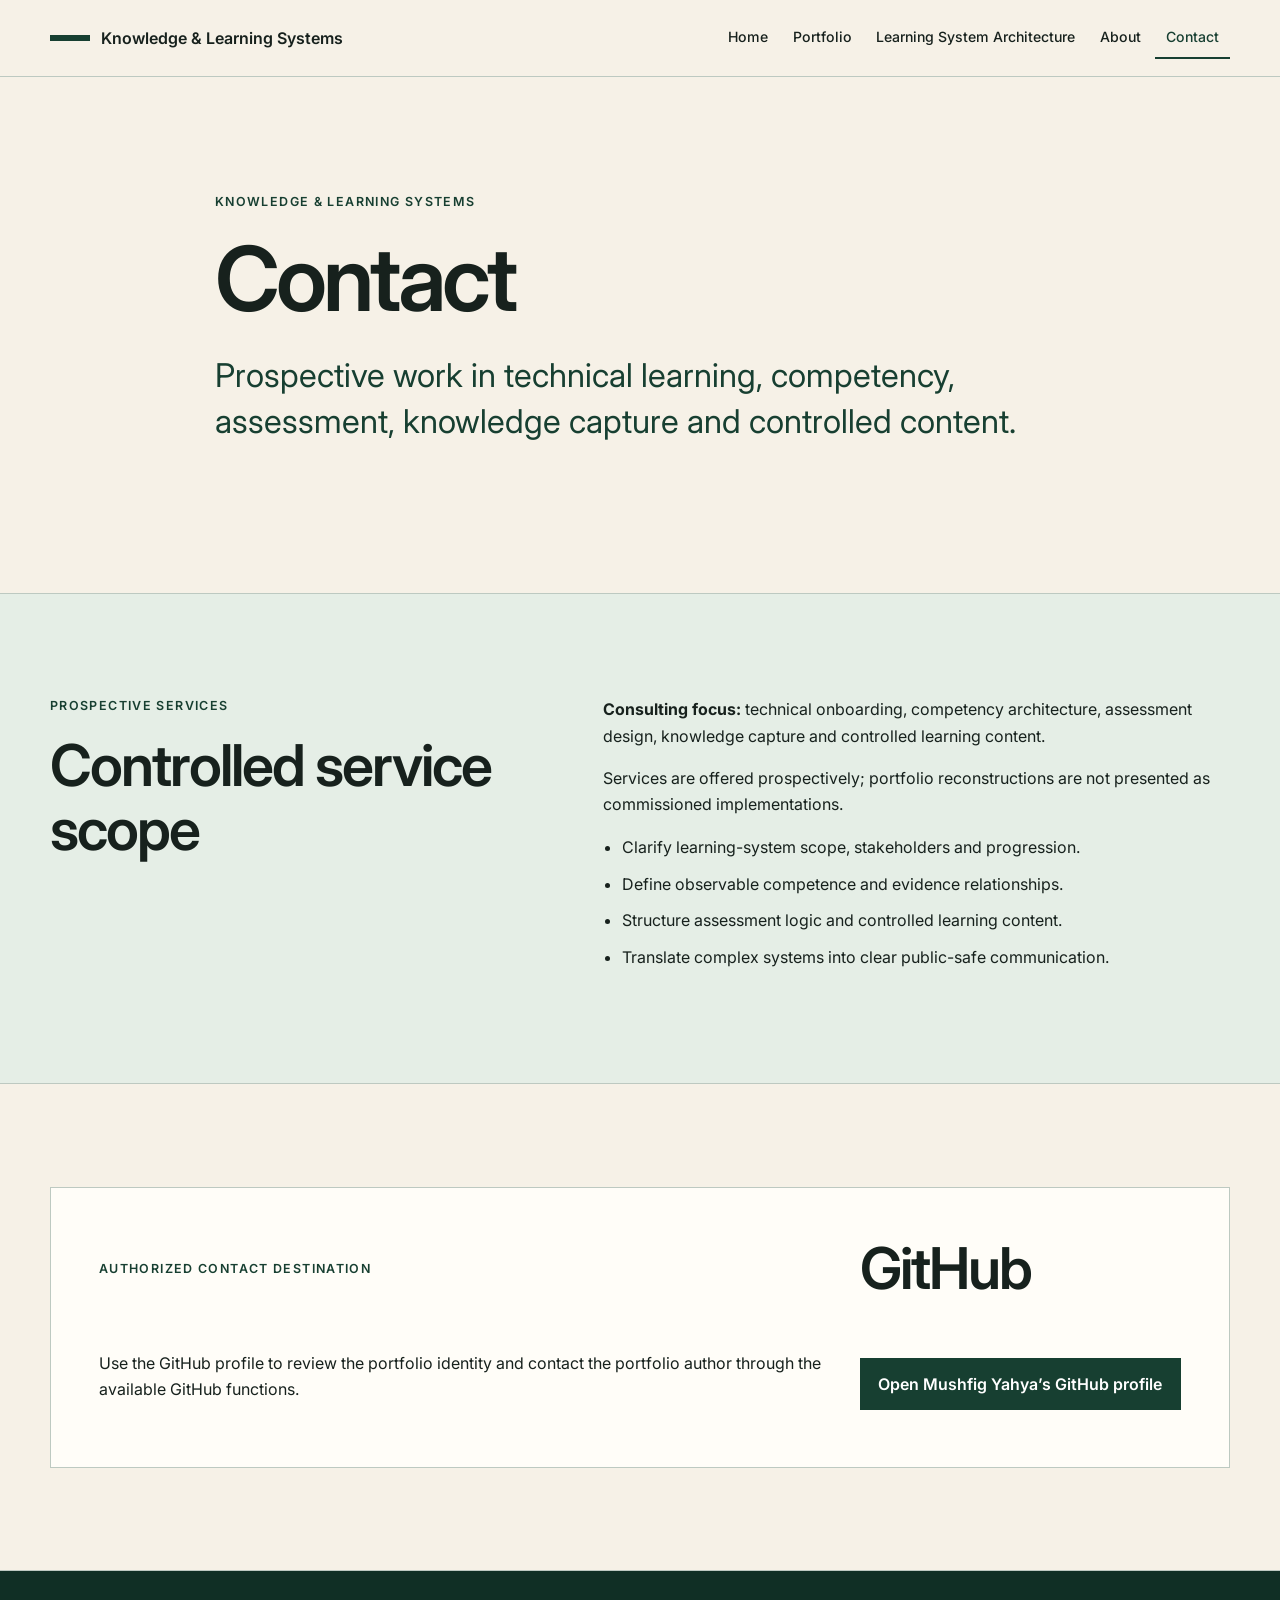
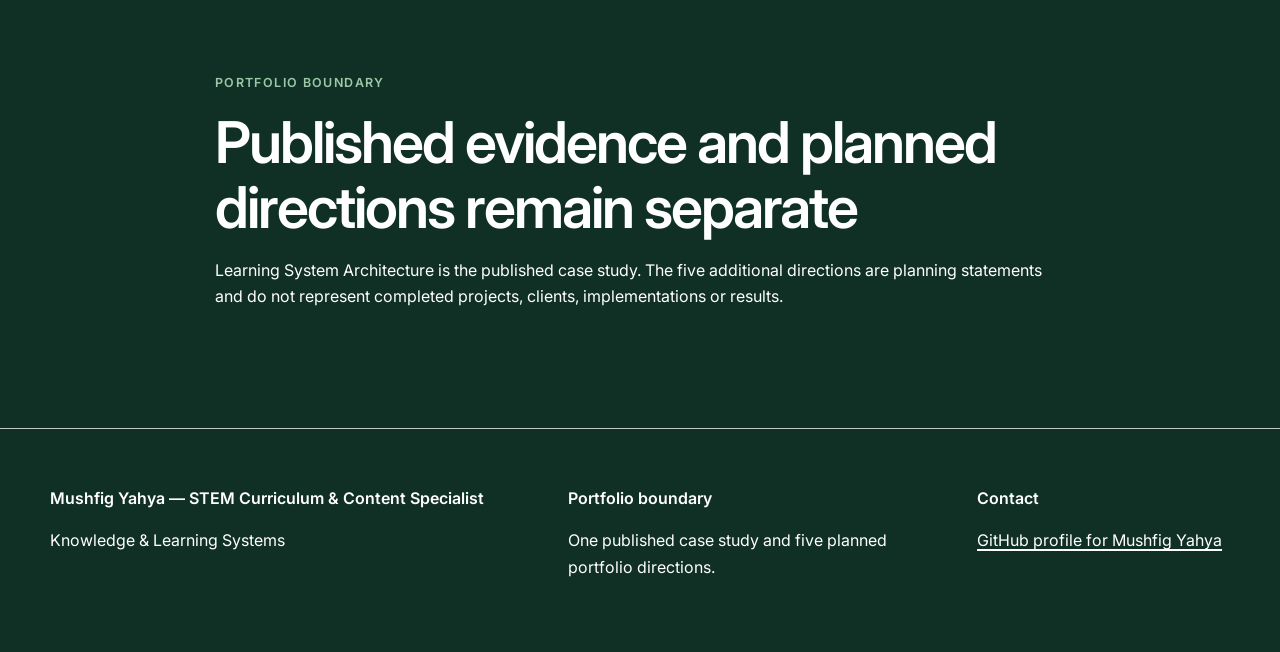
<file: contact.html>
<!doctype html>
<html lang="en">
<head>
  <meta charset="utf-8">
  <meta name="viewport" content="width=device-width, initial-scale=1">
  <title>Contact | Knowledge &amp; Learning Systems</title>
  <meta name="description" content="Contact and repository information for the Knowledge &amp; Learning Systems portfolio.">
  <meta name="robots" content="index, follow">
  <meta name="theme-color" content="#173f31">
  <link rel="canonical" href="https://mushfigy.github.io/knowledge-learning-systems-portfolio/contact.html">
  <link rel="icon" href="favicon.svg" type="image/svg+xml">
  <link rel="icon" href="favicon-32.png" sizes="32x32" type="image/png">
  <link rel="apple-touch-icon" href="apple-touch-icon.png">
  <link rel="manifest" href="site.webmanifest">
  <link rel="preconnect" href="https://fonts.googleapis.com">
  <link rel="preconnect" href="https://fonts.gstatic.com" crossorigin>
  <link href="https://fonts.googleapis.com/css2?family=Inter:wght@400;500;600&display=swap" rel="stylesheet">
  <link rel="stylesheet" href="styles.css">
  <meta property="og:type" content="website">
  <meta property="og:title" content="Contact | Knowledge &amp; Learning Systems">
  <meta property="og:description" content="Contact and repository information for the Knowledge &amp; Learning Systems portfolio.">
  <meta property="og:url" content="https://mushfigy.github.io/knowledge-learning-systems-portfolio/contact.html">
  <meta property="og:site_name" content="Knowledge &amp; Learning Systems">
  <meta name="twitter:card" content="summary">
  <meta name="twitter:title" content="Contact | Knowledge &amp; Learning Systems">
  <meta name="twitter:description" content="Contact and repository information for the Knowledge &amp; Learning Systems portfolio.">
</head>
<body>
<a class="skip-link" href="#main-content">Skip to main content</a>
<header class="site-header">
  <div class="shell header-grid">
    <a class="site-mark" href="index.html" aria-label="Knowledge &amp; Learning Systems portfolio home">
      <span class="site-mark__rule" aria-hidden="true"></span>
      <span>Knowledge &amp; Learning Systems</span>
    </a>
    <nav aria-label="Primary navigation">
      <ul class="nav-list"><li><a href="index.html">Home</a></li><li><a href="portfolio.html">Portfolio</a></li><li><a href="learning-system-architecture.html">Learning System Architecture</a></li><li><a href="about.html">About</a></li><li><a href="contact.html" aria-current="page">Contact</a></li></ul>
    </nav>
  </div>
</header>
<main id="main-content">

<section class="page-hero" id="contact-introduction">
  <div class="shell narrow">
    <p class="eyebrow">Knowledge &amp; Learning Systems</p>
    <h1>Contact</h1>
    <p class="lead">Prospective work in technical learning, competency, assessment, knowledge capture and controlled content.</p>
  </div>
</section>
<section class="section section--pale" id="prospective-consulting-scope">
  <div class="shell two-column">
    <div><p class="eyebrow">Prospective services</p><h2>Controlled service scope</h2></div>
    <div>
      <p><strong>Consulting focus:</strong> technical onboarding, competency architecture, assessment design, knowledge capture and controlled learning content.</p>
      <p>Services are offered prospectively; portfolio reconstructions are not presented as commissioned implementations.</p>
      <ul class="plain-list">
        <li>Clarify learning-system scope, stakeholders and progression.</li>
        <li>Define observable competence and evidence relationships.</li>
        <li>Structure assessment logic and controlled learning content.</li>
        <li>Translate complex systems into clear public-safe communication.</li>
      </ul>
    </div>
  </div>
</section>
<section class="section" id="github-destination">
  <div class="shell contact-card">
    <p class="eyebrow">Authorized contact destination</p>
    <h2>GitHub</h2>
    <p>Use the GitHub profile to review the portfolio identity and contact the portfolio author through the available GitHub functions.</p>
    <a class="button" href="https://github.com/mushfigy">Open Mushfig Yahya’s GitHub profile</a>
  </div>
</section>
<section class="section section--deep" id="contact-boundary">
  <div class="shell narrow">
    <p class="eyebrow eyebrow--light">Portfolio boundary</p>
    <h2>Published evidence and planned directions remain separate</h2>
    <p>Learning System Architecture is the published case study. The five additional directions are planning statements and do not represent completed projects, clients, implementations or results.</p>
  </div>
</section>
</main>
<footer class="site-footer">
  <div class="shell footer-grid">
    <div>
      <p class="footer-primary">Mushfig Yahya — STEM Curriculum &amp; Content Specialist</p>
      <p>Knowledge &amp; Learning Systems</p>
    </div>
    <div>
      <p class="footer-label">Portfolio boundary</p>
      <p>One published case study and five planned portfolio directions.</p>
    </div>
    <div>
      <p class="footer-label">Contact</p>
      <p><a href="https://github.com/mushfigy">GitHub profile for Mushfig Yahya</a></p>
    </div>
  </div>
</footer>
</body>
</html>
</file>
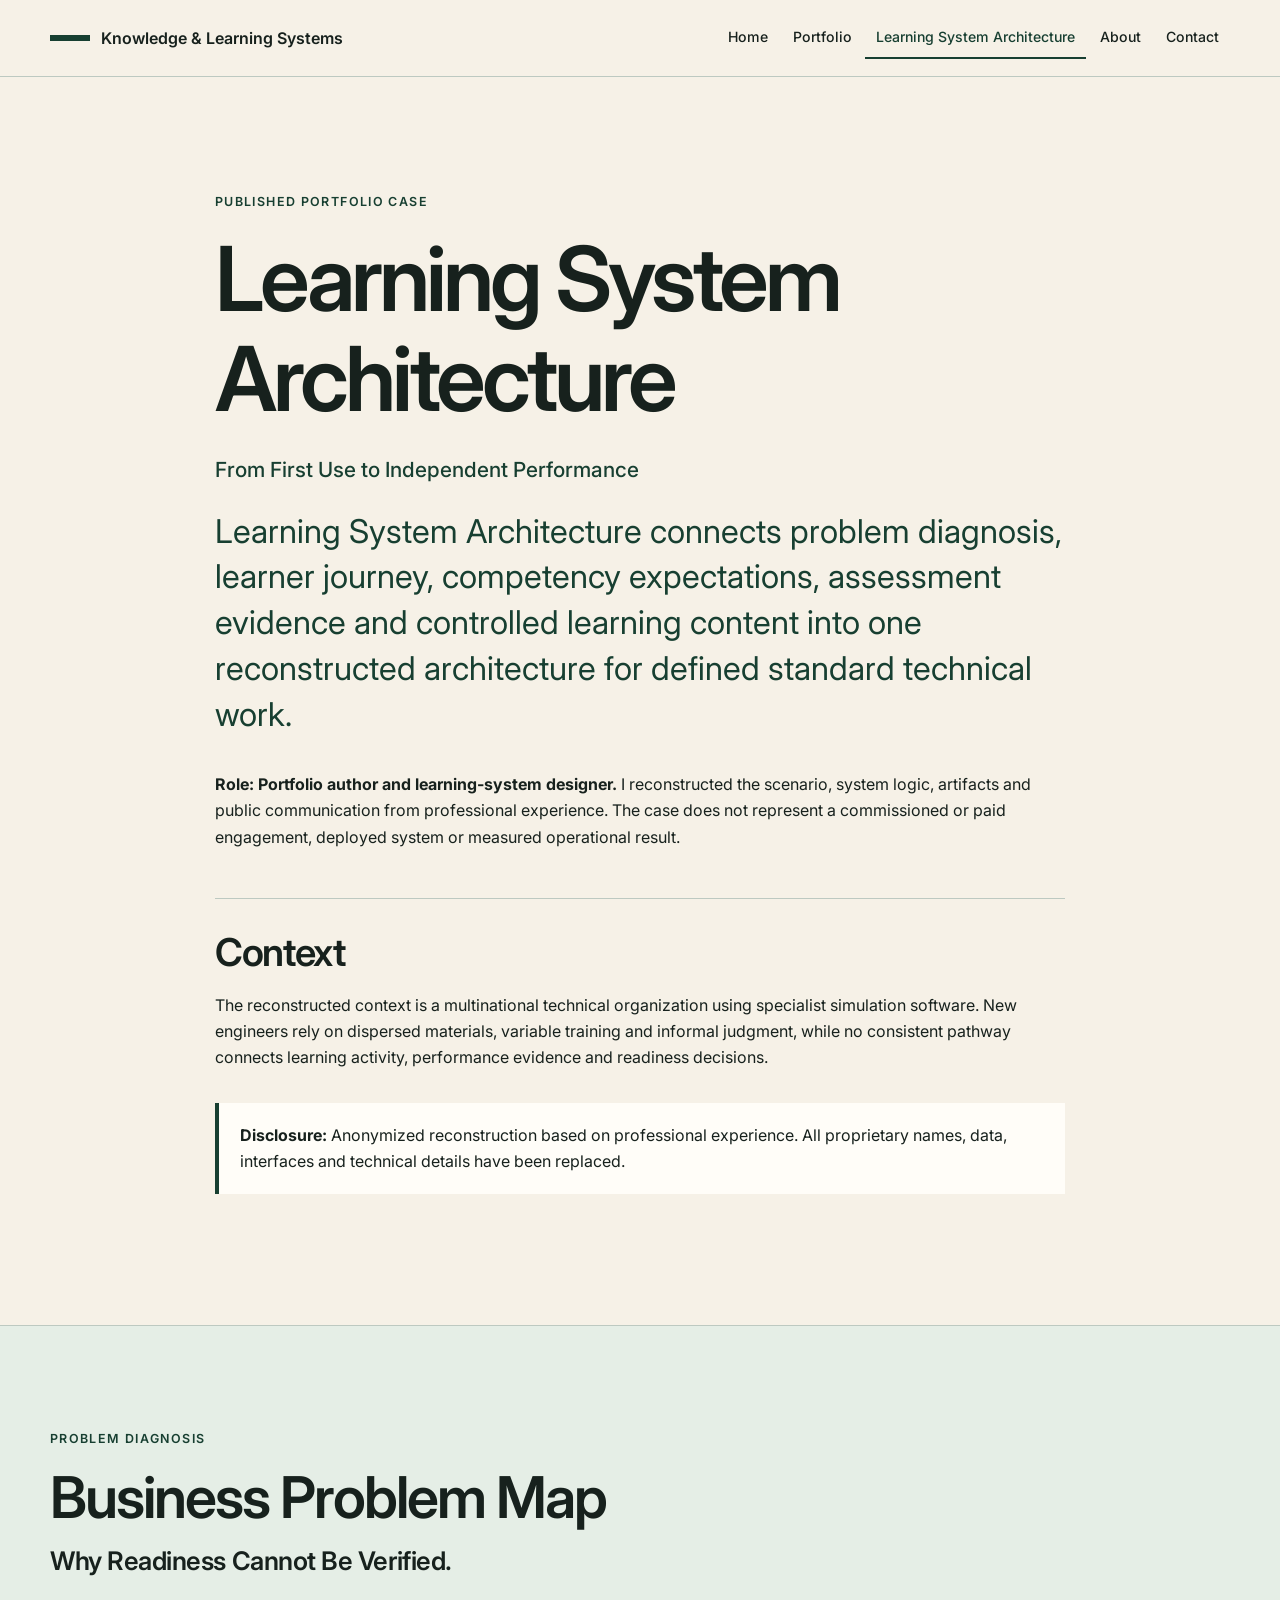
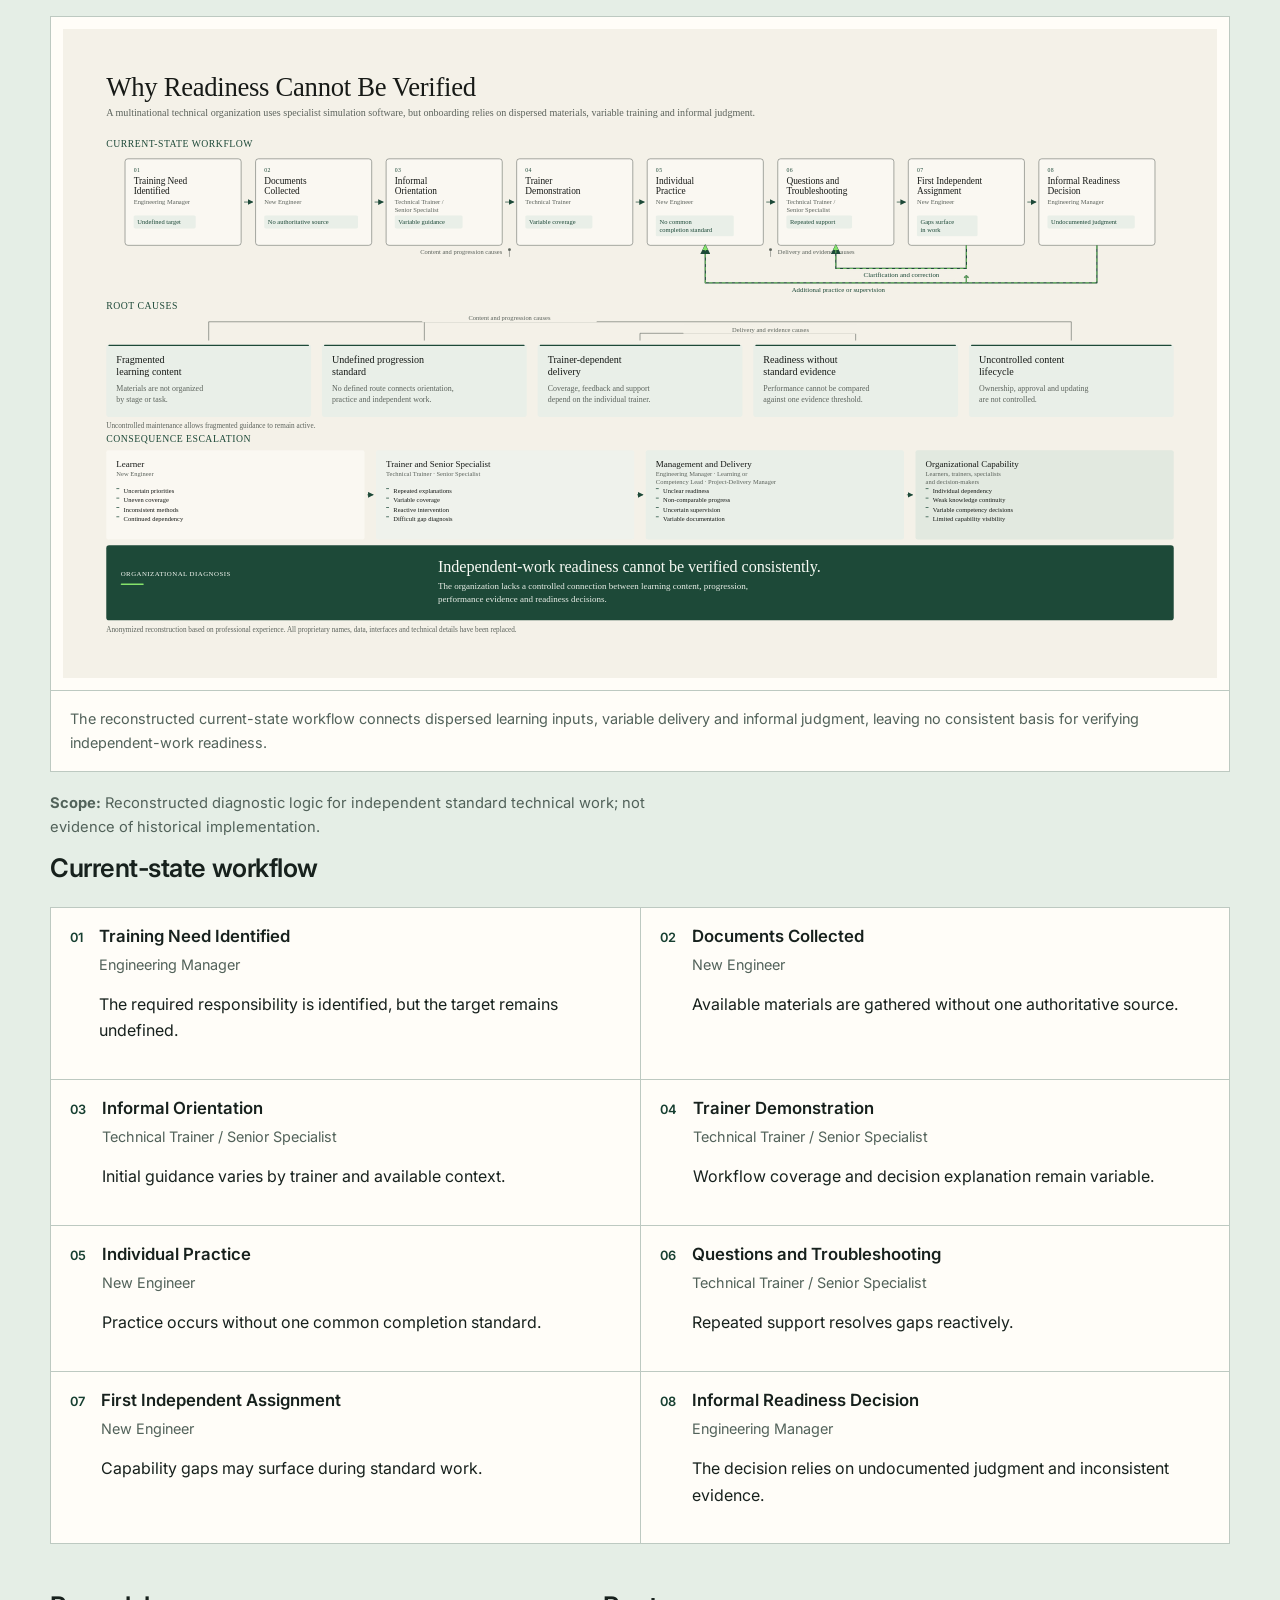
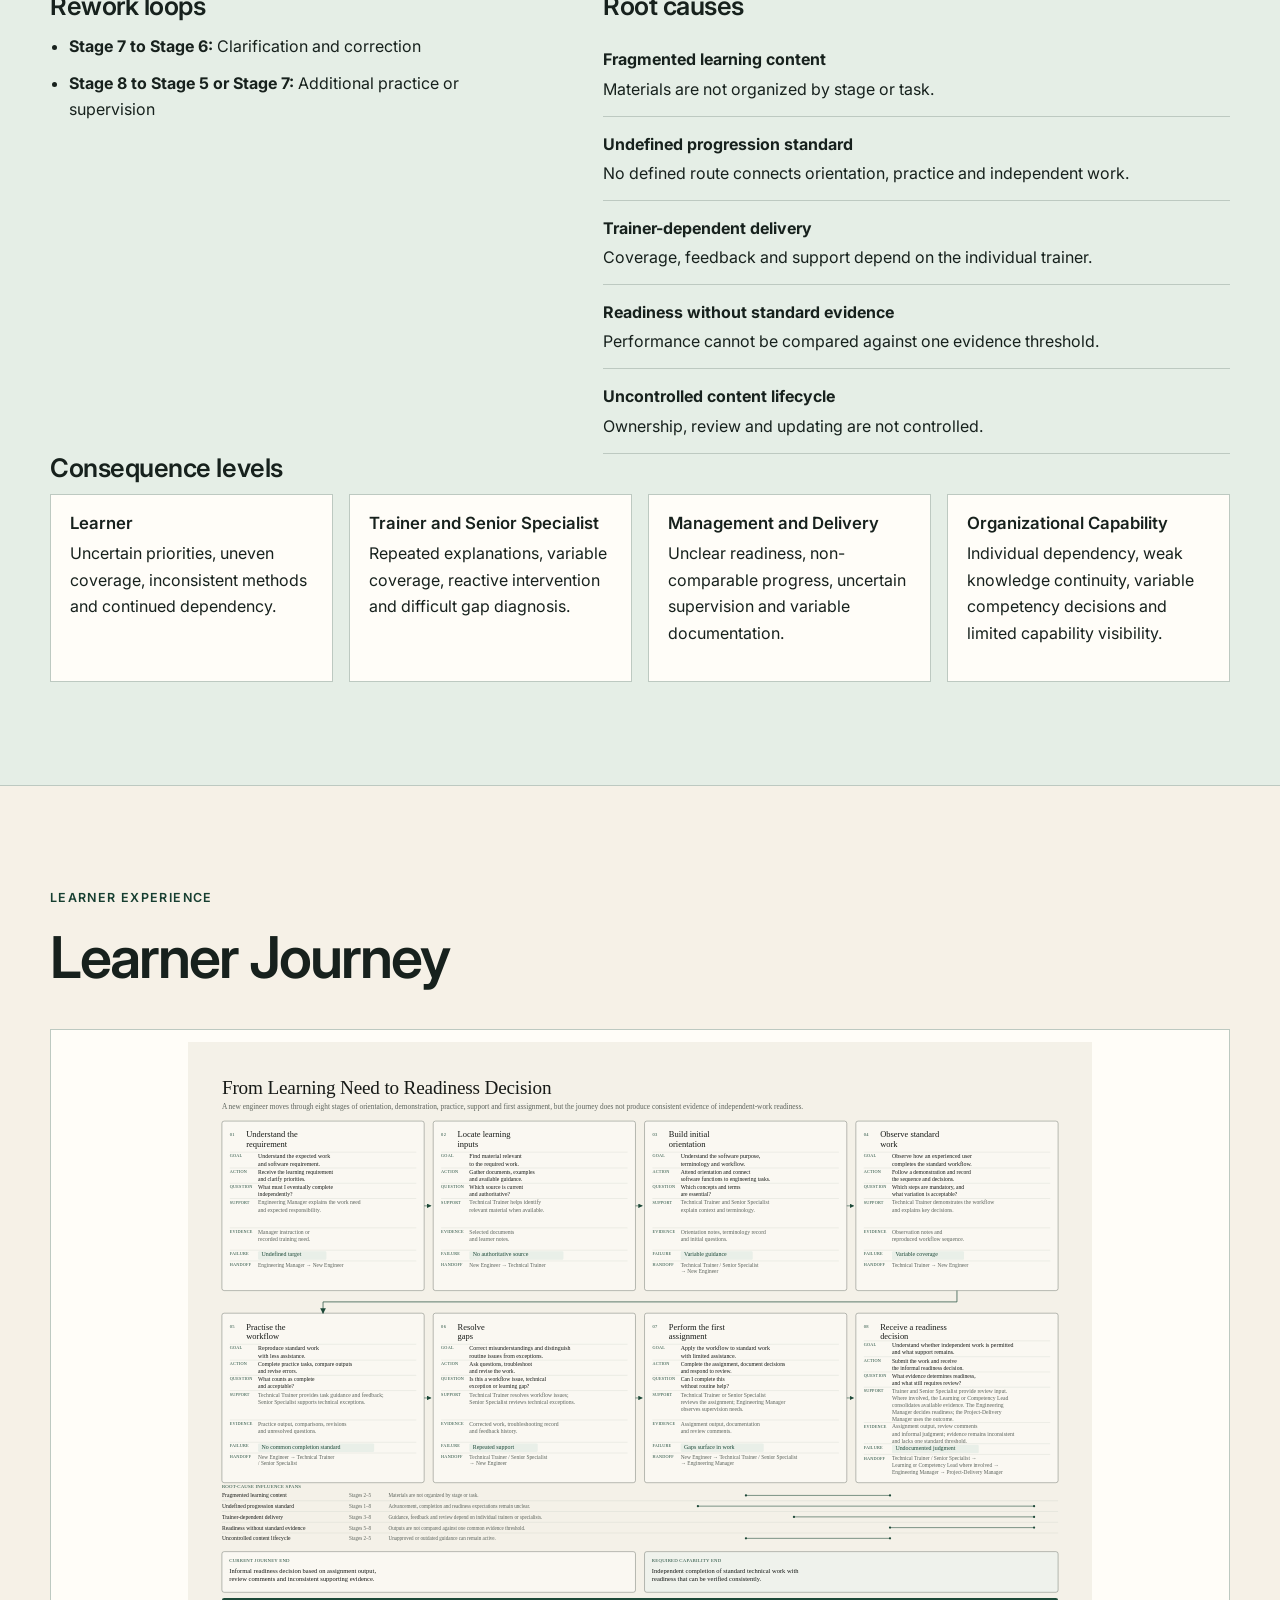
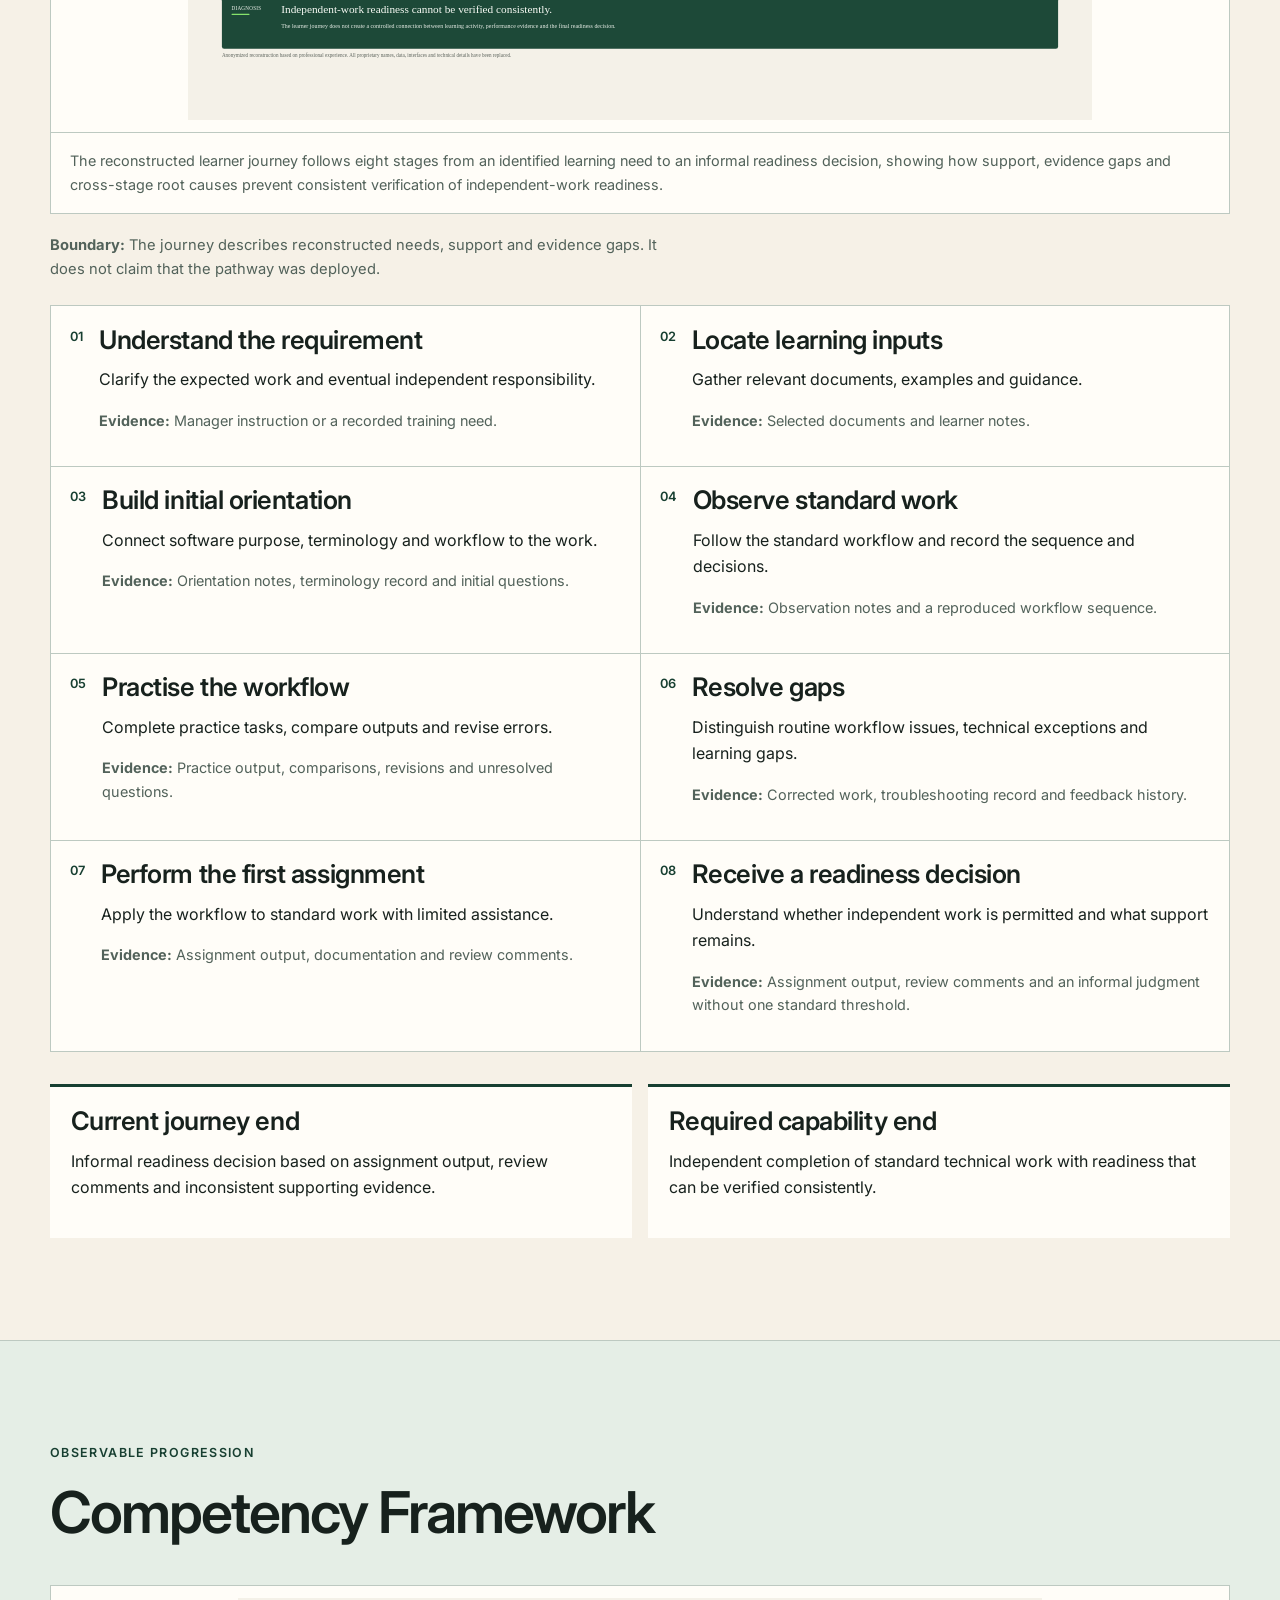
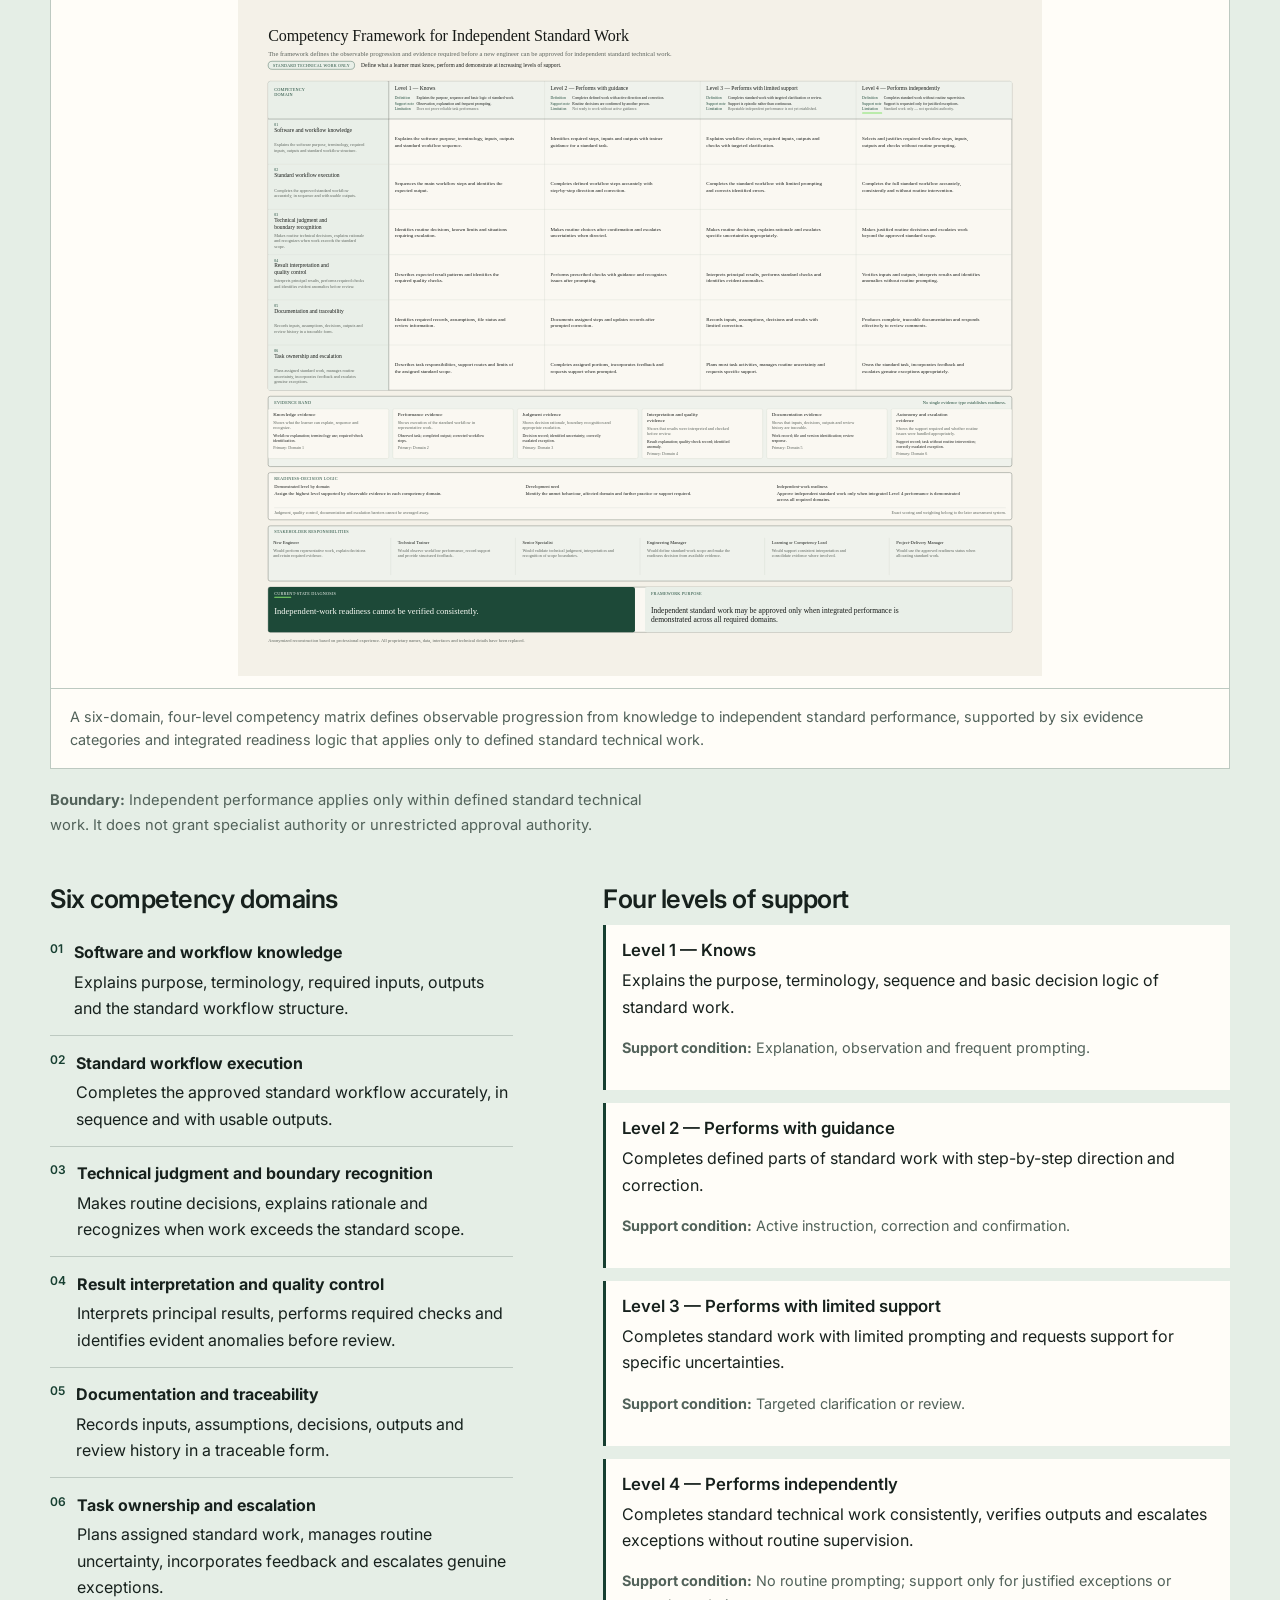
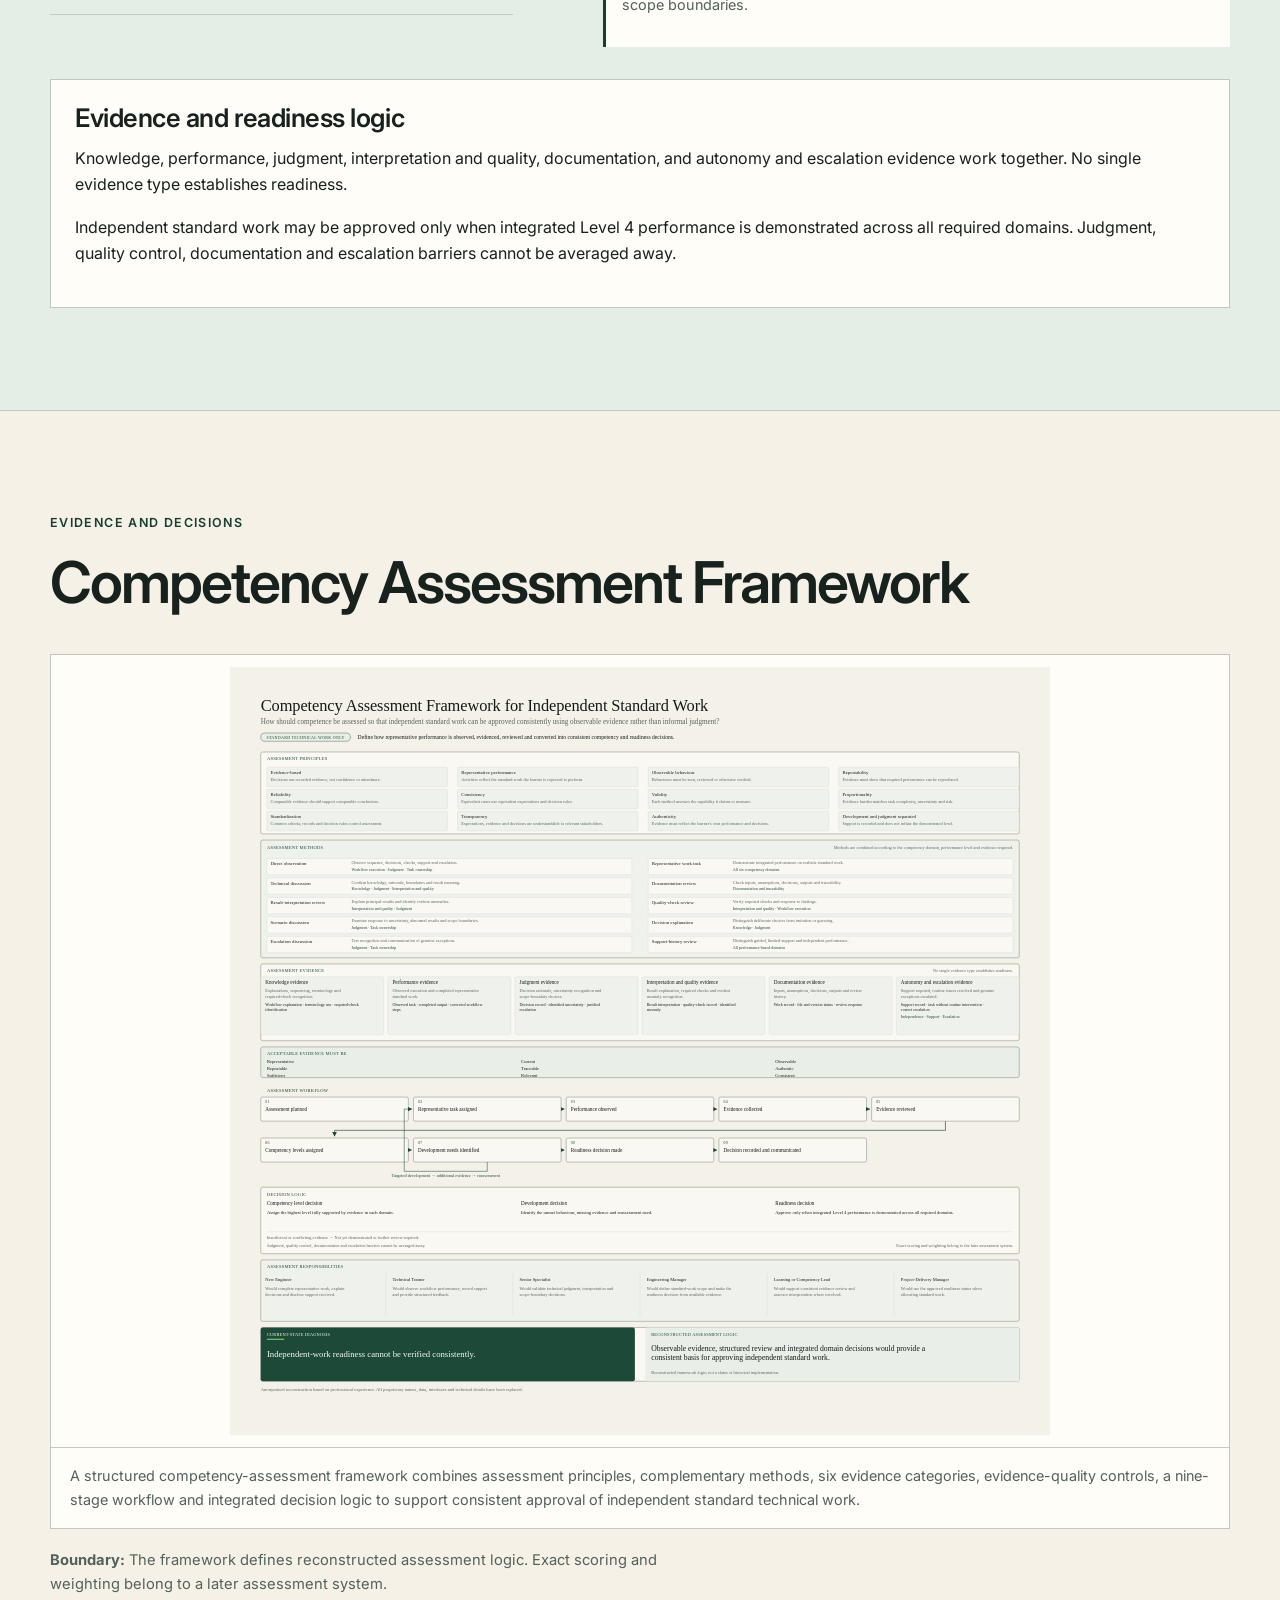
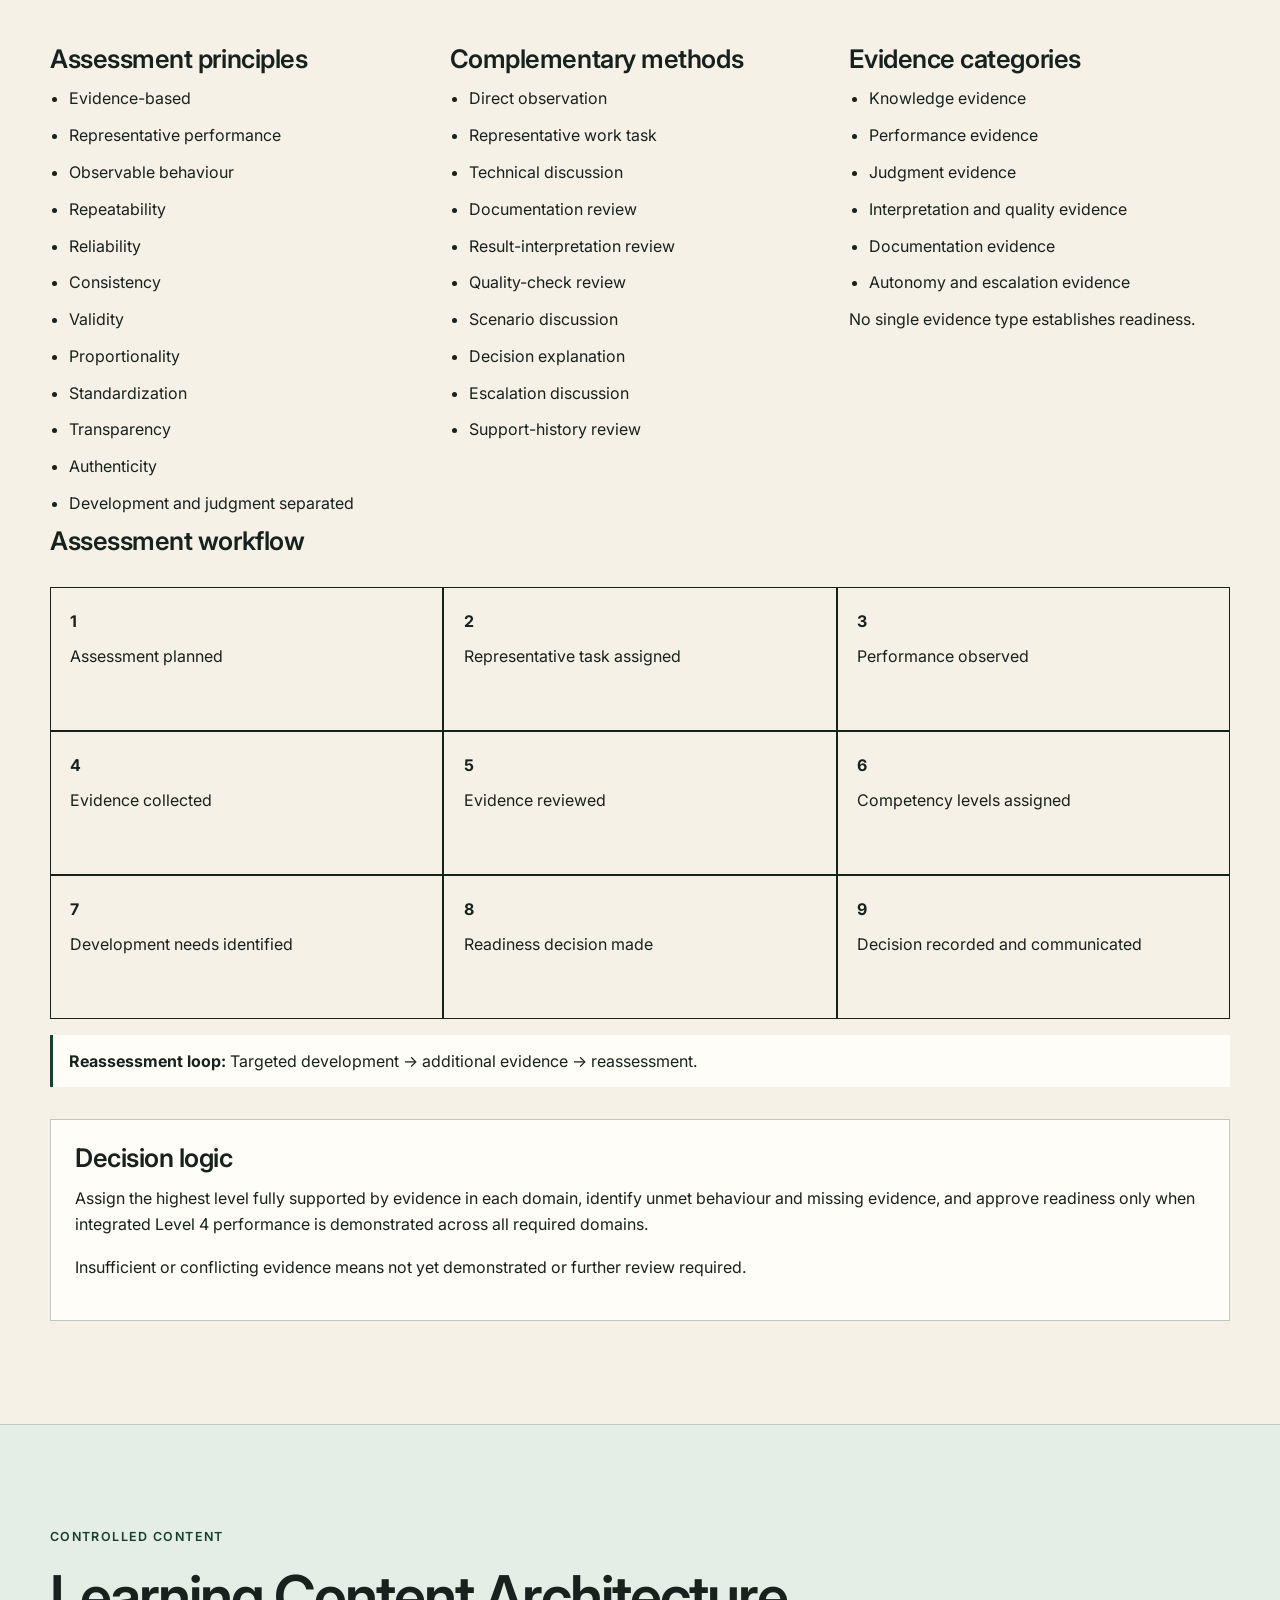
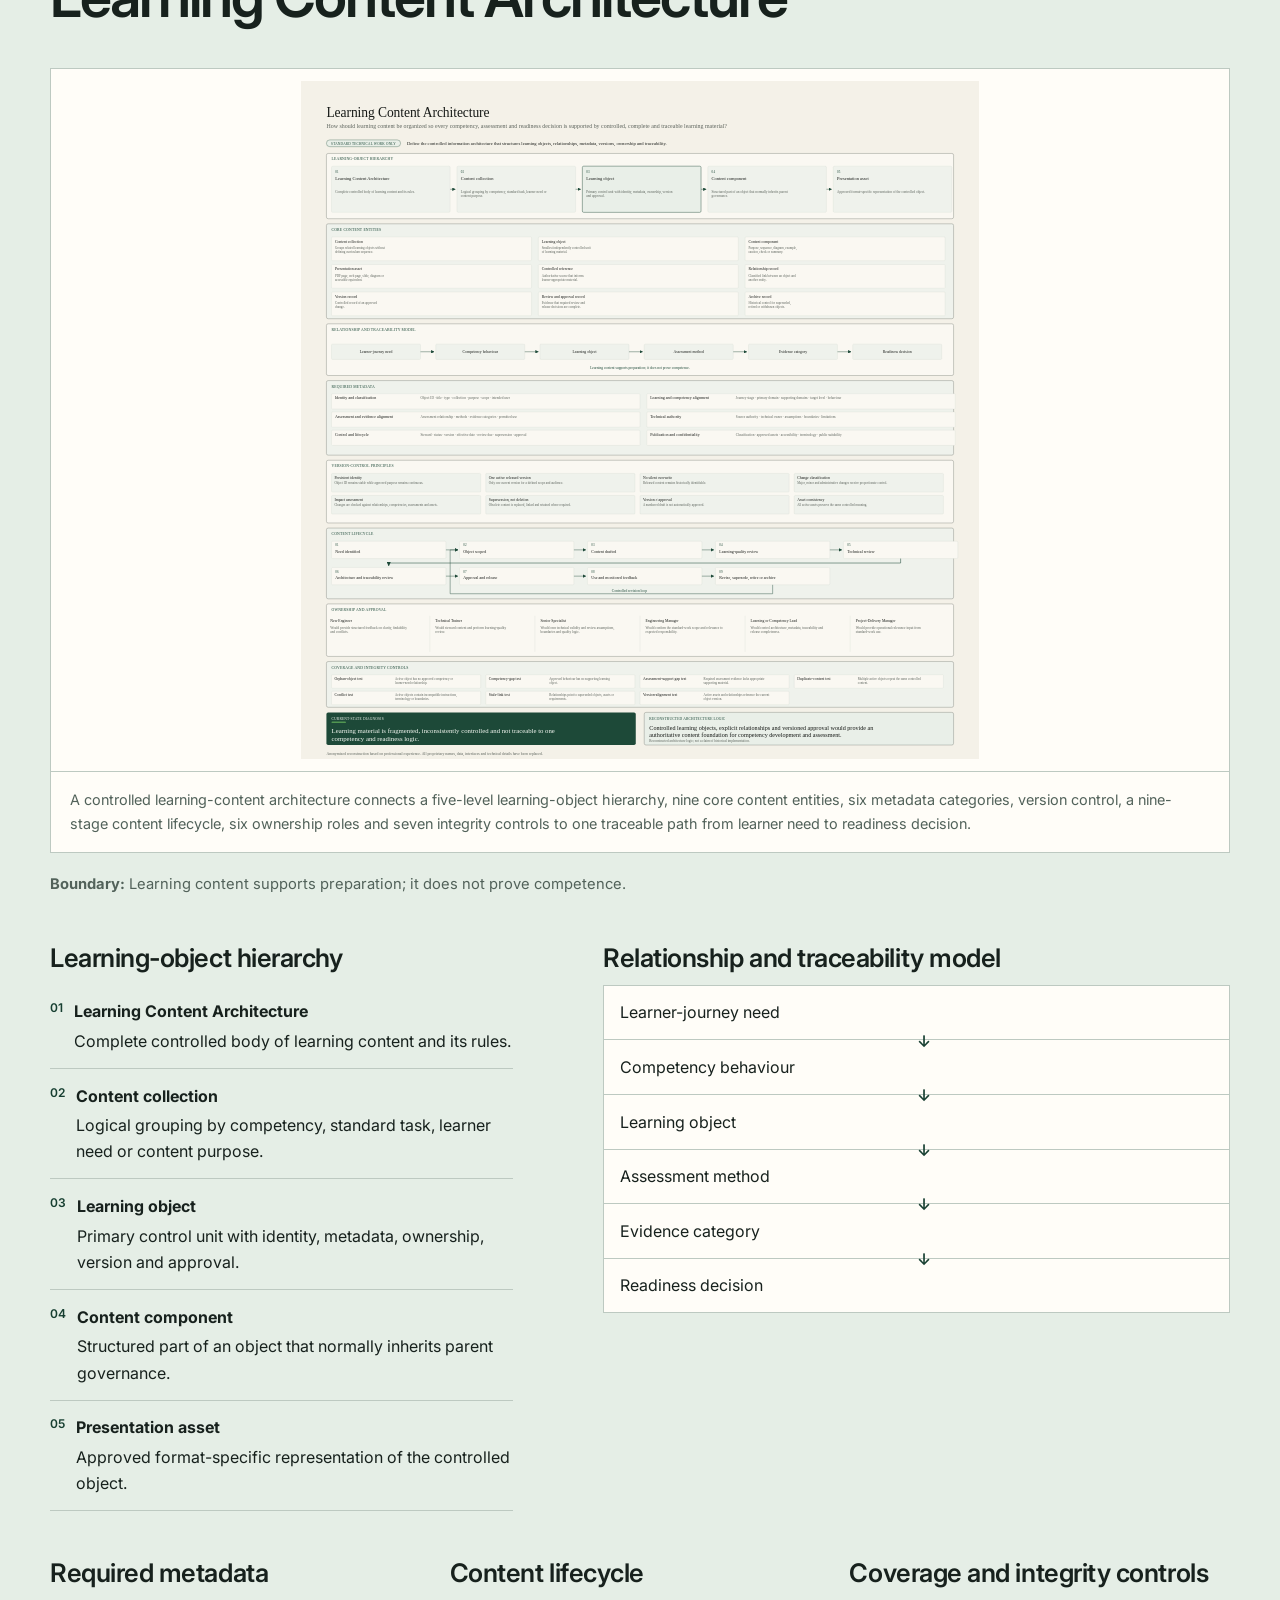
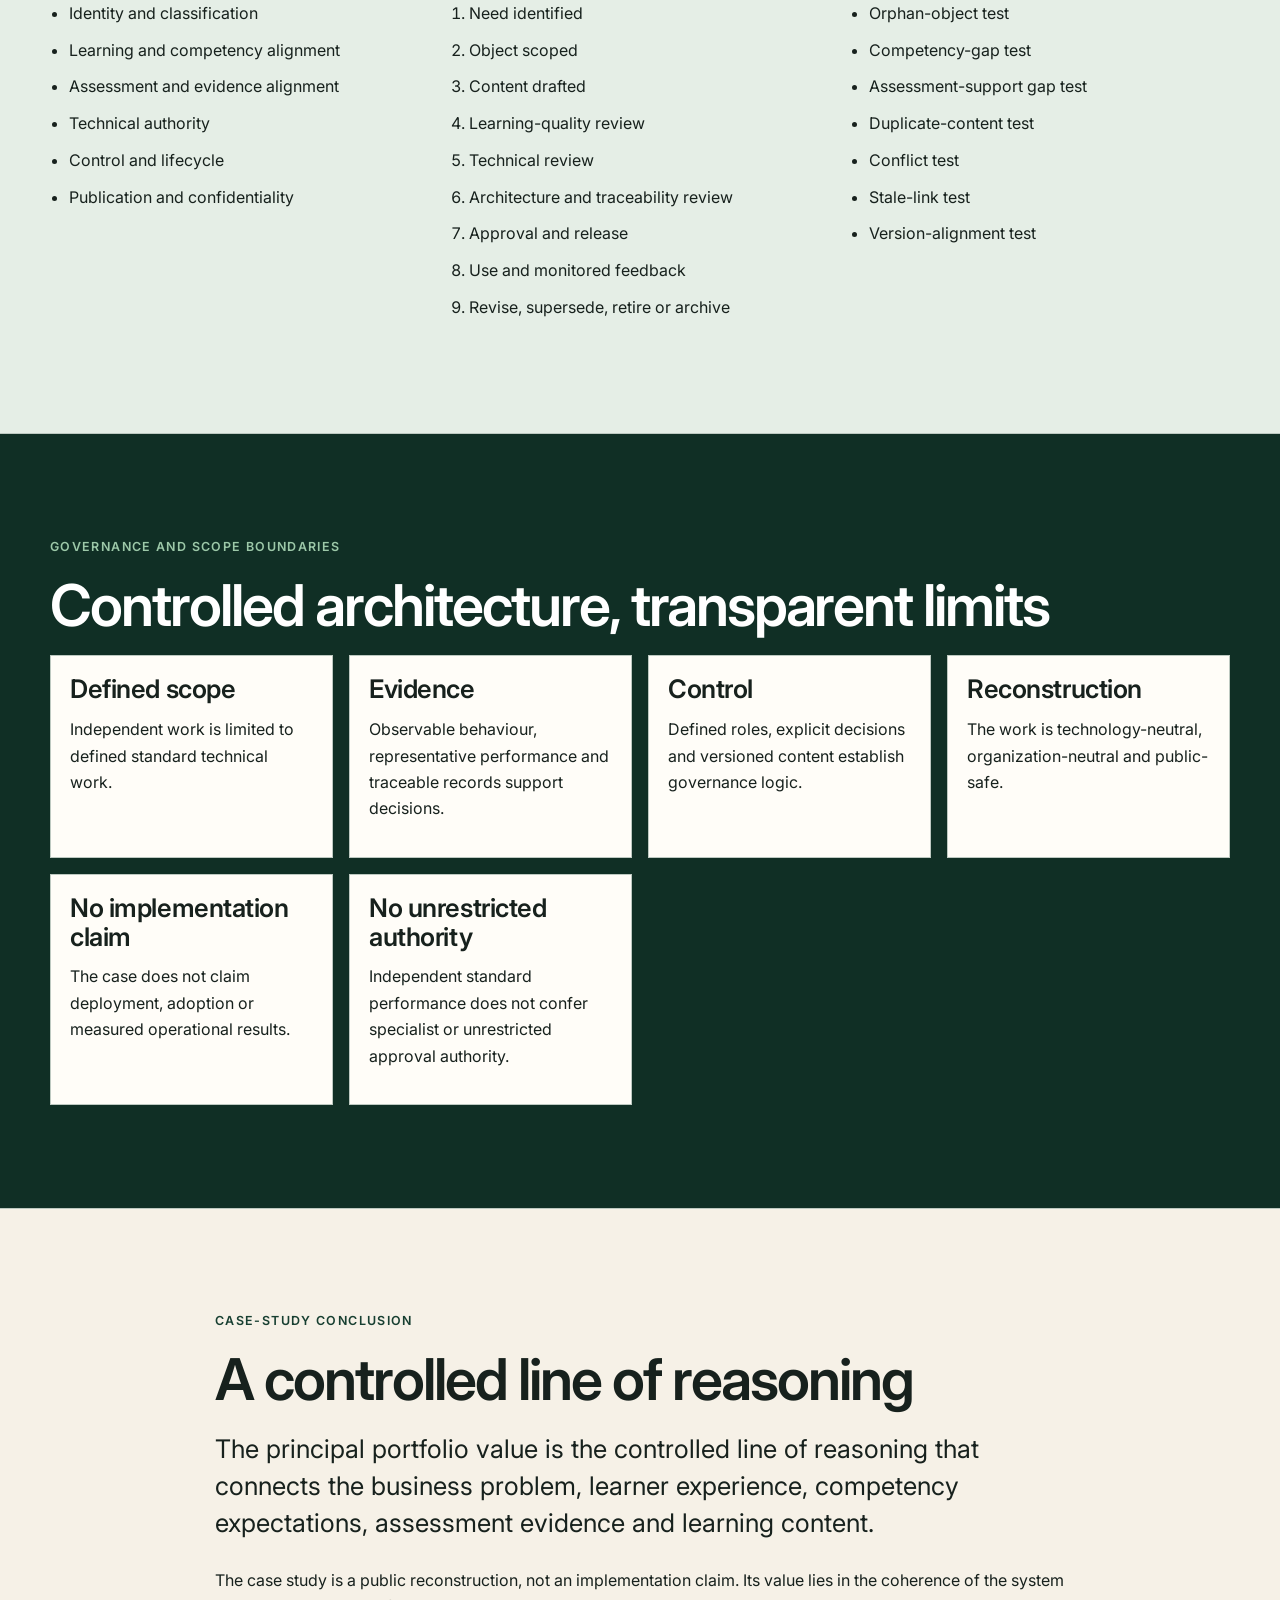
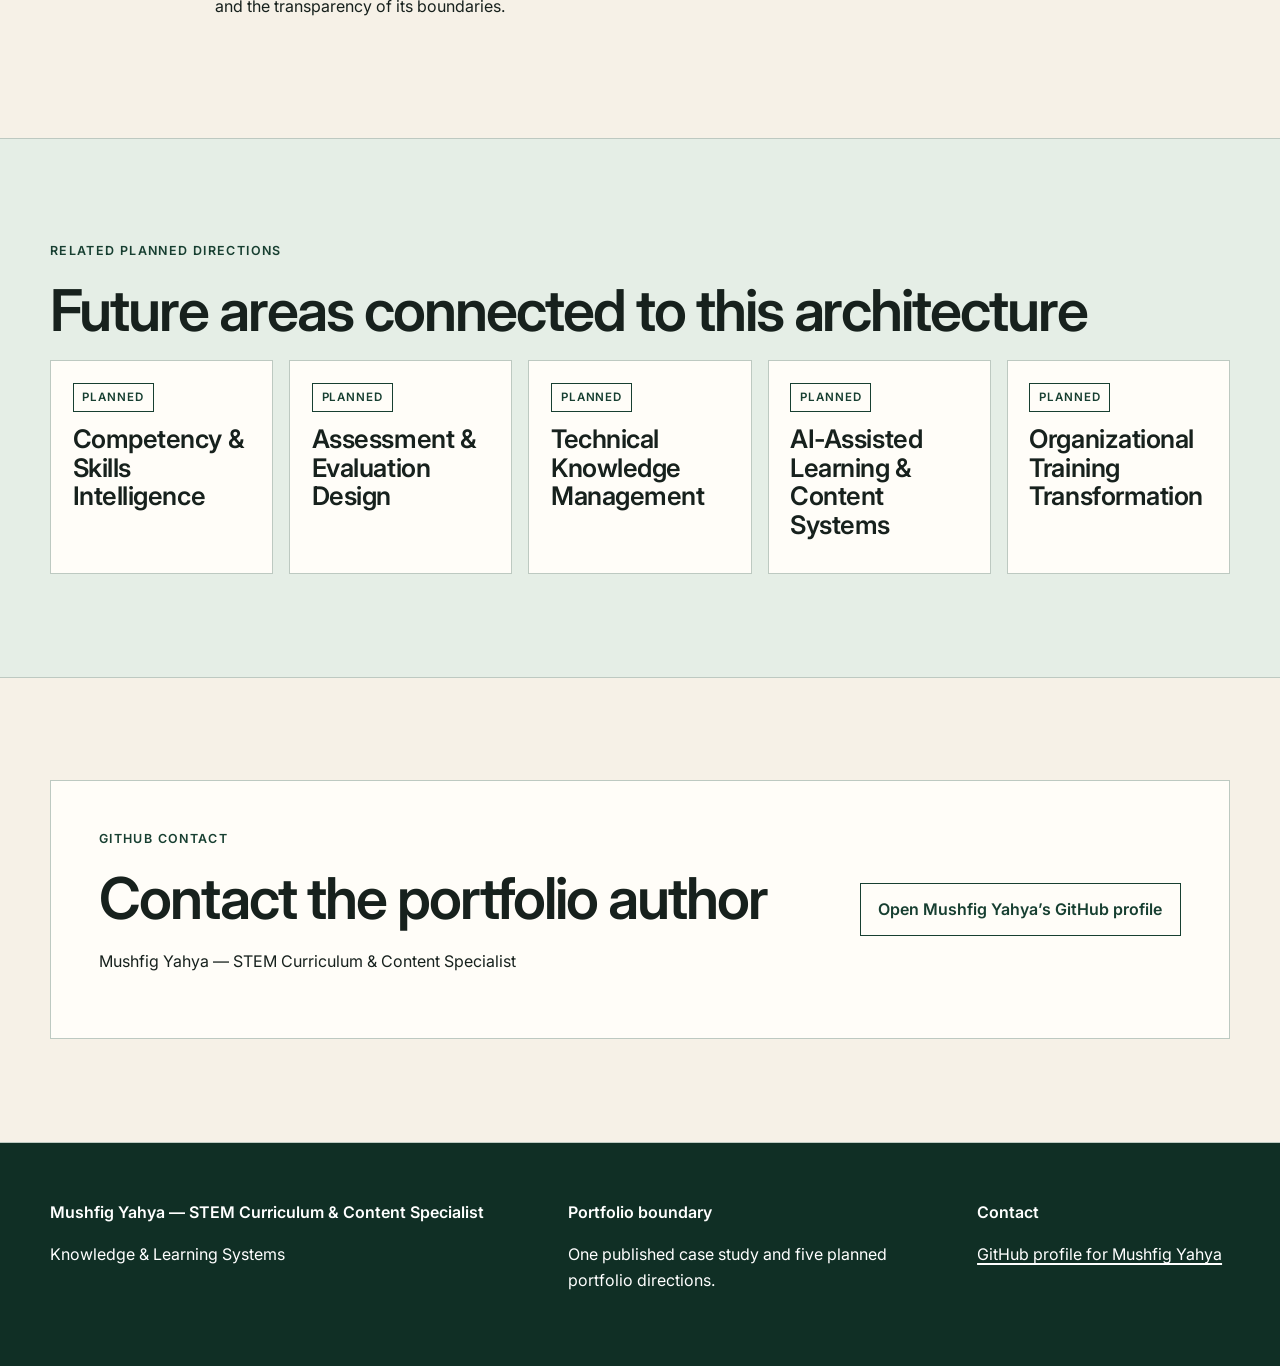
<file: learning-system-architecture.html>
<!doctype html>
<html lang="en">
<head>
  <meta charset="utf-8">
  <meta name="viewport" content="width=device-width, initial-scale=1">
  <title>Learning System Architecture | Knowledge &amp; Learning Systems</title>
  <meta name="description" content="An anonymized portfolio reconstruction connecting technical learning, competency, assessment evidence and controlled content.">
  <meta name="robots" content="index, follow">
  <meta name="theme-color" content="#173f31">
  <link rel="canonical" href="https://mushfigy.github.io/knowledge-learning-systems-portfolio/learning-system-architecture.html">
  <link rel="icon" href="favicon.svg" type="image/svg+xml">
  <link rel="icon" href="favicon-32.png" sizes="32x32" type="image/png">
  <link rel="apple-touch-icon" href="apple-touch-icon.png">
  <link rel="manifest" href="site.webmanifest">
  <link rel="preconnect" href="https://fonts.googleapis.com">
  <link rel="preconnect" href="https://fonts.gstatic.com" crossorigin>
  <link href="https://fonts.googleapis.com/css2?family=Inter:wght@400;500;600&display=swap" rel="stylesheet">
  <link rel="stylesheet" href="styles.css">
  <meta property="og:type" content="website">
  <meta property="og:title" content="Learning System Architecture | Knowledge &amp; Learning Systems">
  <meta property="og:description" content="An anonymized portfolio reconstruction connecting technical learning, competency, assessment evidence and controlled content.">
  <meta property="og:url" content="https://mushfigy.github.io/knowledge-learning-systems-portfolio/learning-system-architecture.html">
  <meta property="og:site_name" content="Knowledge &amp; Learning Systems">
  <meta name="twitter:card" content="summary">
  <meta name="twitter:title" content="Learning System Architecture | Knowledge &amp; Learning Systems">
  <meta name="twitter:description" content="An anonymized portfolio reconstruction connecting technical learning, competency, assessment evidence and controlled content.">
</head>
<body>
<a class="skip-link" href="#main-content">Skip to main content</a>
<header class="site-header">
  <div class="shell header-grid">
    <a class="site-mark" href="index.html" aria-label="Knowledge &amp; Learning Systems portfolio home">
      <span class="site-mark__rule" aria-hidden="true"></span>
      <span>Knowledge &amp; Learning Systems</span>
    </a>
    <nav aria-label="Primary navigation">
      <ul class="nav-list"><li><a href="index.html">Home</a></li><li><a href="portfolio.html">Portfolio</a></li><li><a href="learning-system-architecture.html" aria-current="page">Learning System Architecture</a></li><li><a href="about.html">About</a></li><li><a href="contact.html">Contact</a></li></ul>
    </nav>
  </div>
</header>
<main id="main-content">

<section class="project-hero" id="project-identity">
  <div class="shell narrow">
    <p class="eyebrow">Published portfolio case</p>
    <h1>Learning System Architecture</h1>
    <p class="project-tagline">From First Use to Independent Performance</p>
    <p class="lead">Learning System Architecture connects problem diagnosis, learner journey, competency expectations, assessment evidence and controlled learning content into one reconstructed architecture for defined standard technical work.</p>
    <p><strong>Role: Portfolio author and learning-system designer.</strong> I reconstructed the scenario, system logic, artifacts and public communication from professional experience. The case does not represent a commissioned or paid engagement, deployed system or measured operational result.</p>
    <div class="context-block" id="project-context">
      <h2>Context</h2>
      <p>The reconstructed context is a multinational technical organization using specialist simulation software. New engineers rely on dispersed materials, variable training and informal judgment, while no consistent pathway connects learning activity, performance evidence and readiness decisions.</p>
    </div>
    <p class="disclosure" id="project-disclosure"><strong>Disclosure:</strong> Anonymized reconstruction based on professional experience. All proprietary names, data, interfaces and technical details have been replaced.</p>
  </div>
</section>
<section class="artifact-section section section--pale" id="business-problem-map">
  <div class="shell">
    <p class="eyebrow">Problem diagnosis</p>
    <h2>Business Problem Map</h2>
    <h3>Why Readiness Cannot Be Verified.</h3>
    <figure class="artifact-figure">
      <img src="assets/learning-system-architecture/artifacts/business-problem-map.svg" alt="Business Problem Map showing the eight-stage workflow, five root causes, rework loops and four consequence levels leading to an unverifiable readiness decision.">
      <figcaption>The reconstructed current-state workflow connects dispersed learning inputs, variable delivery and informal judgment, leaving no consistent basis for verifying independent-work readiness.</figcaption>
    </figure>
    <p class="scope-line"><strong>Scope:</strong> Reconstructed diagnostic logic for independent standard technical work; not evidence of historical implementation.</p>
    <div id="current-state-workflow">
      <h3>Current-state workflow</h3>
      <ol class="workflow-list"><li><span class="step-number">01</span><div><h4>Training Need Identified</h4><p class="step-owner">Engineering Manager</p><p>The required responsibility is identified, but the target remains undefined.</p></div></li><li><span class="step-number">02</span><div><h4>Documents Collected</h4><p class="step-owner">New Engineer</p><p>Available materials are gathered without one authoritative source.</p></div></li><li><span class="step-number">03</span><div><h4>Informal Orientation</h4><p class="step-owner">Technical Trainer / Senior Specialist</p><p>Initial guidance varies by trainer and available context.</p></div></li><li><span class="step-number">04</span><div><h4>Trainer Demonstration</h4><p class="step-owner">Technical Trainer / Senior Specialist</p><p>Workflow coverage and decision explanation remain variable.</p></div></li><li><span class="step-number">05</span><div><h4>Individual Practice</h4><p class="step-owner">New Engineer</p><p>Practice occurs without one common completion standard.</p></div></li><li><span class="step-number">06</span><div><h4>Questions and Troubleshooting</h4><p class="step-owner">Technical Trainer / Senior Specialist</p><p>Repeated support resolves gaps reactively.</p></div></li><li><span class="step-number">07</span><div><h4>First Independent Assignment</h4><p class="step-owner">New Engineer</p><p>Capability gaps may surface during standard work.</p></div></li><li><span class="step-number">08</span><div><h4>Informal Readiness Decision</h4><p class="step-owner">Engineering Manager</p><p>The decision relies on undocumented judgment and inconsistent evidence.</p></div></li></ol>
    </div>
    <div class="two-column detail-block" id="rework-and-root-causes">
      <div>
        <h3>Rework loops</h3>
        <ul class="plain-list">
          <li><strong>Stage 7 to Stage 6:</strong> Clarification and correction</li>
          <li><strong>Stage 8 to Stage 5 or Stage 7:</strong> Additional practice or supervision</li>
        </ul>
      </div>
      <div>
        <h3>Root causes</h3>
        <ul class="definition-list"><li><strong>Fragmented learning content</strong><span>Materials are not organized by stage or task.</span></li><li><strong>Undefined progression standard</strong><span>No defined route connects orientation, practice and independent work.</span></li><li><strong>Trainer-dependent delivery</strong><span>Coverage, feedback and support depend on the individual trainer.</span></li><li><strong>Readiness without standard evidence</strong><span>Performance cannot be compared against one evidence threshold.</span></li><li><strong>Uncontrolled content lifecycle</strong><span>Ownership, review and updating are not controlled.</span></li></ul>
      </div>
    </div>
    <div id="consequence-levels">
      <h3>Consequence levels</h3>
      <div class="consequence-grid">
        <article><h4>Learner</h4><p>Uncertain priorities, uneven coverage, inconsistent methods and continued dependency.</p></article>
        <article><h4>Trainer and Senior Specialist</h4><p>Repeated explanations, variable coverage, reactive intervention and difficult gap diagnosis.</p></article>
        <article><h4>Management and Delivery</h4><p>Unclear readiness, non-comparable progress, uncertain supervision and variable documentation.</p></article>
        <article><h4>Organizational Capability</h4><p>Individual dependency, weak knowledge continuity, variable competency decisions and limited capability visibility.</p></article>
      </div>
    </div>
  </div>
</section>
<section class="artifact-section section" id="learner-journey">
  <div class="shell">
    <p class="eyebrow">Learner experience</p>
    <h2>Learner Journey</h2>
    <figure class="artifact-figure">
      <img src="assets/learning-system-architecture/artifacts/learner-journey.svg" alt="Learner Journey showing eight stages from learning need to readiness decision, with support, evidence, failure points and root-cause influence.">
      <figcaption>The reconstructed learner journey follows eight stages from an identified learning need to an informal readiness decision, showing how support, evidence gaps and cross-stage root causes prevent consistent verification of independent-work readiness.</figcaption>
    </figure>
    <p class="scope-line"><strong>Boundary:</strong> The journey describes reconstructed needs, support and evidence gaps. It does not claim that the pathway was deployed.</p>
    <ol class="journey-list"><li><span class="step-number">01</span><div><h3>Understand the requirement</h3><p>Clarify the expected work and eventual independent responsibility.</p><p class="evidence-line"><strong>Evidence:</strong> Manager instruction or a recorded training need.</p></div></li><li><span class="step-number">02</span><div><h3>Locate learning inputs</h3><p>Gather relevant documents, examples and guidance.</p><p class="evidence-line"><strong>Evidence:</strong> Selected documents and learner notes.</p></div></li><li><span class="step-number">03</span><div><h3>Build initial orientation</h3><p>Connect software purpose, terminology and workflow to the work.</p><p class="evidence-line"><strong>Evidence:</strong> Orientation notes, terminology record and initial questions.</p></div></li><li><span class="step-number">04</span><div><h3>Observe standard work</h3><p>Follow the standard workflow and record the sequence and decisions.</p><p class="evidence-line"><strong>Evidence:</strong> Observation notes and a reproduced workflow sequence.</p></div></li><li><span class="step-number">05</span><div><h3>Practise the workflow</h3><p>Complete practice tasks, compare outputs and revise errors.</p><p class="evidence-line"><strong>Evidence:</strong> Practice output, comparisons, revisions and unresolved questions.</p></div></li><li><span class="step-number">06</span><div><h3>Resolve gaps</h3><p>Distinguish routine workflow issues, technical exceptions and learning gaps.</p><p class="evidence-line"><strong>Evidence:</strong> Corrected work, troubleshooting record and feedback history.</p></div></li><li><span class="step-number">07</span><div><h3>Perform the first assignment</h3><p>Apply the workflow to standard work with limited assistance.</p><p class="evidence-line"><strong>Evidence:</strong> Assignment output, documentation and review comments.</p></div></li><li><span class="step-number">08</span><div><h3>Receive a readiness decision</h3><p>Understand whether independent work is permitted and what support remains.</p><p class="evidence-line"><strong>Evidence:</strong> Assignment output, review comments and an informal judgment without one standard threshold.</p></div></li></ol>
    <div class="diagnosis-pair">
      <article><h3>Current journey end</h3><p>Informal readiness decision based on assignment output, review comments and inconsistent supporting evidence.</p></article>
      <article><h3>Required capability end</h3><p>Independent completion of standard technical work with readiness that can be verified consistently.</p></article>
    </div>
  </div>
</section>
<section class="artifact-section section section--pale" id="competency-framework">
  <div class="shell">
    <p class="eyebrow">Observable progression</p>
    <h2>Competency Framework</h2>
    <figure class="artifact-figure">
      <img src="assets/learning-system-architecture/artifacts/competency-framework.svg" alt="Six-domain, four-level competency framework for independent standard work, with evidence categories and readiness logic.">
      <figcaption>A six-domain, four-level competency matrix defines observable progression from knowledge to independent standard performance, supported by six evidence categories and integrated readiness logic that applies only to defined standard technical work.</figcaption>
    </figure>
    <p class="scope-line"><strong>Boundary:</strong> Independent performance applies only within defined standard technical work. It does not grant specialist authority or unrestricted approval authority.</p>
    <div class="two-column detail-block">
      <div><h3>Six competency domains</h3><ol class="definition-list numbered"><li><strong>Software and workflow knowledge</strong><span>Explains purpose, terminology, required inputs, outputs and the standard workflow structure.</span></li><li><strong>Standard workflow execution</strong><span>Completes the approved standard workflow accurately, in sequence and with usable outputs.</span></li><li><strong>Technical judgment and boundary recognition</strong><span>Makes routine decisions, explains rationale and recognizes when work exceeds the standard scope.</span></li><li><strong>Result interpretation and quality control</strong><span>Interprets principal results, performs required checks and identifies evident anomalies before review.</span></li><li><strong>Documentation and traceability</strong><span>Records inputs, assumptions, decisions, outputs and review history in a traceable form.</span></li><li><strong>Task ownership and escalation</strong><span>Plans assigned standard work, manages routine uncertainty, incorporates feedback and escalates genuine exceptions.</span></li></ol></div>
      <div><h3>Four levels of support</h3><div class="level-grid"><article><h4>Level 1 — Knows</h4><p>Explains the purpose, terminology, sequence and basic decision logic of standard work.</p><p class="support-condition"><strong>Support condition:</strong> Explanation, observation and frequent prompting.</p></article><article><h4>Level 2 — Performs with guidance</h4><p>Completes defined parts of standard work with step-by-step direction and correction.</p><p class="support-condition"><strong>Support condition:</strong> Active instruction, correction and confirmation.</p></article><article><h4>Level 3 — Performs with limited support</h4><p>Completes standard work with limited prompting and requests support for specific uncertainties.</p><p class="support-condition"><strong>Support condition:</strong> Targeted clarification or review.</p></article><article><h4>Level 4 — Performs independently</h4><p>Completes standard technical work consistently, verifies outputs and escalates exceptions without routine supervision.</p><p class="support-condition"><strong>Support condition:</strong> No routine prompting; support only for justified exceptions or scope boundaries.</p></article></div></div>
    </div>
    <div class="evidence-band">
      <h3>Evidence and readiness logic</h3>
      <p>Knowledge, performance, judgment, interpretation and quality, documentation, and autonomy and escalation evidence work together. No single evidence type establishes readiness.</p>
      <p>Independent standard work may be approved only when integrated Level 4 performance is demonstrated across all required domains. Judgment, quality control, documentation and escalation barriers cannot be averaged away.</p>
    </div>
  </div>
</section>
<section class="artifact-section section" id="competency-assessment-framework">
  <div class="shell">
    <p class="eyebrow">Evidence and decisions</p>
    <h2>Competency Assessment Framework</h2>
    <figure class="artifact-figure artifact-figure--tall">
      <img src="assets/learning-system-architecture/artifacts/competency-assessment-framework.svg" alt="Competency assessment framework showing principles, methods, evidence categories, a nine-stage workflow and integrated readiness decisions.">
      <figcaption>A structured competency-assessment framework combines assessment principles, complementary methods, six evidence categories, evidence-quality controls, a nine-stage workflow and integrated decision logic to support consistent approval of independent standard technical work.</figcaption>
    </figure>
    <p class="scope-line"><strong>Boundary:</strong> The framework defines reconstructed assessment logic. Exact scoring and weighting belong to a later assessment system.</p>
    <div class="three-column detail-block">
      <div><h3>Assessment principles</h3><ul class="compact-list"><li>Evidence-based</li><li>Representative performance</li><li>Observable behaviour</li><li>Repeatability</li><li>Reliability</li><li>Consistency</li><li>Validity</li><li>Proportionality</li><li>Standardization</li><li>Transparency</li><li>Authenticity</li><li>Development and judgment separated</li></ul></div>
      <div><h3>Complementary methods</h3><ul class="compact-list"><li>Direct observation</li><li>Representative work task</li><li>Technical discussion</li><li>Documentation review</li><li>Result-interpretation review</li><li>Quality-check review</li><li>Scenario discussion</li><li>Decision explanation</li><li>Escalation discussion</li><li>Support-history review</li></ul></div>
      <div><h3>Evidence categories</h3><ul class="compact-list"><li>Knowledge evidence</li><li>Performance evidence</li><li>Judgment evidence</li><li>Interpretation and quality evidence</li><li>Documentation evidence</li><li>Autonomy and escalation evidence</li></ul><p>No single evidence type establishes readiness.</p></div>
    </div>
    <div>
      <h3>Assessment workflow</h3>
      <ol class="sequence sequence--nine"><li><strong>1</strong><span>Assessment planned</span></li><li><strong>2</strong><span>Representative task assigned</span></li><li><strong>3</strong><span>Performance observed</span></li><li><strong>4</strong><span>Evidence collected</span></li><li><strong>5</strong><span>Evidence reviewed</span></li><li><strong>6</strong><span>Competency levels assigned</span></li><li><strong>7</strong><span>Development needs identified</span></li><li><strong>8</strong><span>Readiness decision made</span></li><li><strong>9</strong><span>Decision recorded and communicated</span></li></ol>
      <p class="loop-note"><strong>Reassessment loop:</strong> Targeted development → additional evidence → reassessment.</p>
    </div>
    <div class="decision-box">
      <h3>Decision logic</h3>
      <p>Assign the highest level fully supported by evidence in each domain, identify unmet behaviour and missing evidence, and approve readiness only when integrated Level 4 performance is demonstrated across all required domains.</p>
      <p>Insufficient or conflicting evidence means not yet demonstrated or further review required.</p>
    </div>
  </div>
</section>
<section class="artifact-section section section--pale" id="learning-content-architecture">
  <div class="shell">
    <p class="eyebrow">Controlled content</p>
    <h2>Learning Content Architecture</h2>
    <figure class="artifact-figure">
      <img src="assets/learning-system-architecture/artifacts/learning-content-architecture.svg" alt="Learning Content Architecture showing object hierarchy, traceability, metadata, version control, lifecycle, ownership and integrity checks.">
      <figcaption>A controlled learning-content architecture connects a five-level learning-object hierarchy, nine core content entities, six metadata categories, version control, a nine-stage content lifecycle, six ownership roles and seven integrity controls to one traceable path from learner need to readiness decision.</figcaption>
    </figure>
    <p class="scope-line"><strong>Boundary:</strong> Learning content supports preparation; it does not prove competence.</p>
    <div class="two-column detail-block">
      <div><h3>Learning-object hierarchy</h3><ol class="definition-list numbered"><li><strong>Learning Content Architecture</strong><span>Complete controlled body of learning content and its rules.</span></li><li><strong>Content collection</strong><span>Logical grouping by competency, standard task, learner need or content purpose.</span></li><li><strong>Learning object</strong><span>Primary control unit with identity, metadata, ownership, version and approval.</span></li><li><strong>Content component</strong><span>Structured part of an object that normally inherits parent governance.</span></li><li><strong>Presentation asset</strong><span>Approved format-specific representation of the controlled object.</span></li></ol></div>
      <div><h3>Relationship and traceability model</h3><ol class="trace-chain"><li>Learner-journey need</li><li>Competency behaviour</li><li>Learning object</li><li>Assessment method</li><li>Evidence category</li><li>Readiness decision</li></ol></div>
    </div>
    <div class="three-column detail-block">
      <div><h3>Required metadata</h3><ul class="compact-list"><li>Identity and classification</li><li>Learning and competency alignment</li><li>Assessment and evidence alignment</li><li>Technical authority</li><li>Control and lifecycle</li><li>Publication and confidentiality</li></ul></div>
      <div><h3>Content lifecycle</h3><ol class="compact-list numbered-list"><li>Need identified</li><li>Object scoped</li><li>Content drafted</li><li>Learning-quality review</li><li>Technical review</li><li>Architecture and traceability review</li><li>Approval and release</li><li>Use and monitored feedback</li><li>Revise, supersede, retire or archive</li></ol></div>
      <div><h3>Coverage and integrity controls</h3><ul class="compact-list"><li>Orphan-object test</li><li>Competency-gap test</li><li>Assessment-support gap test</li><li>Duplicate-content test</li><li>Conflict test</li><li>Stale-link test</li><li>Version-alignment test</li></ul></div>
    </div>
  </div>
</section>
<section class="section section--deep" id="governance-boundaries">
  <div class="shell">
    <p class="eyebrow eyebrow--light">Governance and scope boundaries</p>
    <h2>Controlled architecture, transparent limits</h2>
    <div class="boundary-grid">
      <article><h3>Defined scope</h3><p>Independent work is limited to defined standard technical work.</p></article>
      <article><h3>Evidence</h3><p>Observable behaviour, representative performance and traceable records support decisions.</p></article>
      <article><h3>Control</h3><p>Defined roles, explicit decisions and versioned content establish governance logic.</p></article>
      <article><h3>Reconstruction</h3><p>The work is technology-neutral, organization-neutral and public-safe.</p></article>
      <article><h3>No implementation claim</h3><p>The case does not claim deployment, adoption or measured operational results.</p></article>
      <article><h3>No unrestricted authority</h3><p>Independent standard performance does not confer specialist or unrestricted approval authority.</p></article>
    </div>
  </div>
</section>
<section class="section" id="case-study-conclusion">
  <div class="shell narrow">
    <p class="eyebrow">Case-study conclusion</p>
    <h2>A controlled line of reasoning</h2>
    <p class="lead-small">The principal portfolio value is the controlled line of reasoning that connects the business problem, learner experience, competency expectations, assessment evidence and learning content.</p>
    <p>The case study is a public reconstruction, not an implementation claim. Its value lies in the coherence of the system and the transparency of its boundaries.</p>
  </div>
</section>
<section class="section section--pale" id="related-planned-directions">
  <div class="shell">
    <p class="eyebrow">Related planned directions</p>
    <h2>Future areas connected to this architecture</h2>
    <div class="card-grid card-grid--five">
      <article class="direction-card"><p class="status">Planned</p><h3>Competency &amp; Skills Intelligence</h3></article>
      <article class="direction-card"><p class="status">Planned</p><h3>Assessment &amp; Evaluation Design</h3></article>
      <article class="direction-card"><p class="status">Planned</p><h3>Technical Knowledge Management</h3></article>
      <article class="direction-card"><p class="status">Planned</p><h3>AI-Assisted Learning &amp; Content Systems</h3></article>
      <article class="direction-card"><p class="status">Planned</p><h3>Organizational Training Transformation</h3></article>
    </div>
  </div>
</section>
<section class="section" id="project-github-contact">
  <div class="shell contact-band">
    <div><p class="eyebrow">GitHub contact</p><h2>Contact the portfolio author</h2><p>Mushfig Yahya — STEM Curriculum &amp; Content Specialist</p></div>
    <a class="button button--secondary" href="https://github.com/mushfigy">Open Mushfig Yahya’s GitHub profile</a>
  </div>
</section>
</main>
<footer class="site-footer">
  <div class="shell footer-grid">
    <div>
      <p class="footer-primary">Mushfig Yahya — STEM Curriculum &amp; Content Specialist</p>
      <p>Knowledge &amp; Learning Systems</p>
    </div>
    <div>
      <p class="footer-label">Portfolio boundary</p>
      <p>One published case study and five planned portfolio directions.</p>
    </div>
    <div>
      <p class="footer-label">Contact</p>
      <p><a href="https://github.com/mushfigy">GitHub profile for Mushfig Yahya</a></p>
    </div>
  </div>
</footer>
</body>
</html>
</file>
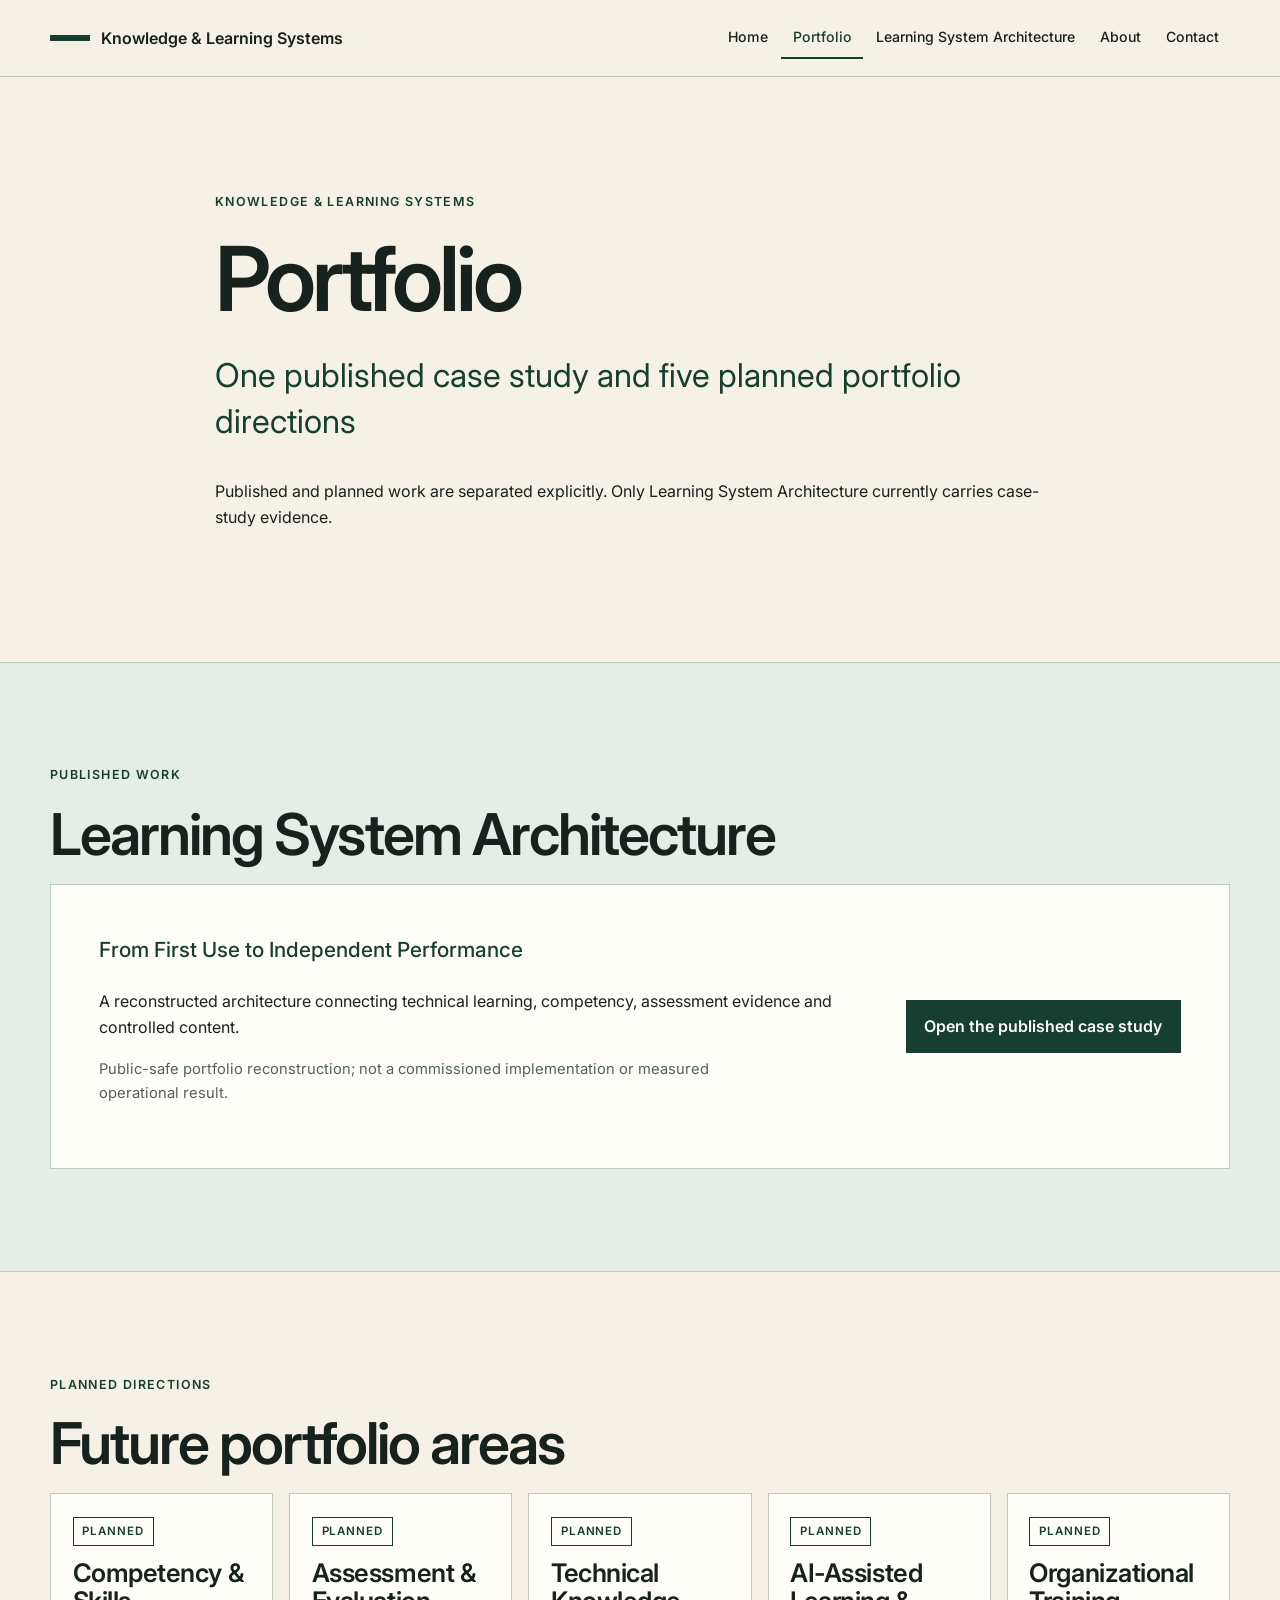
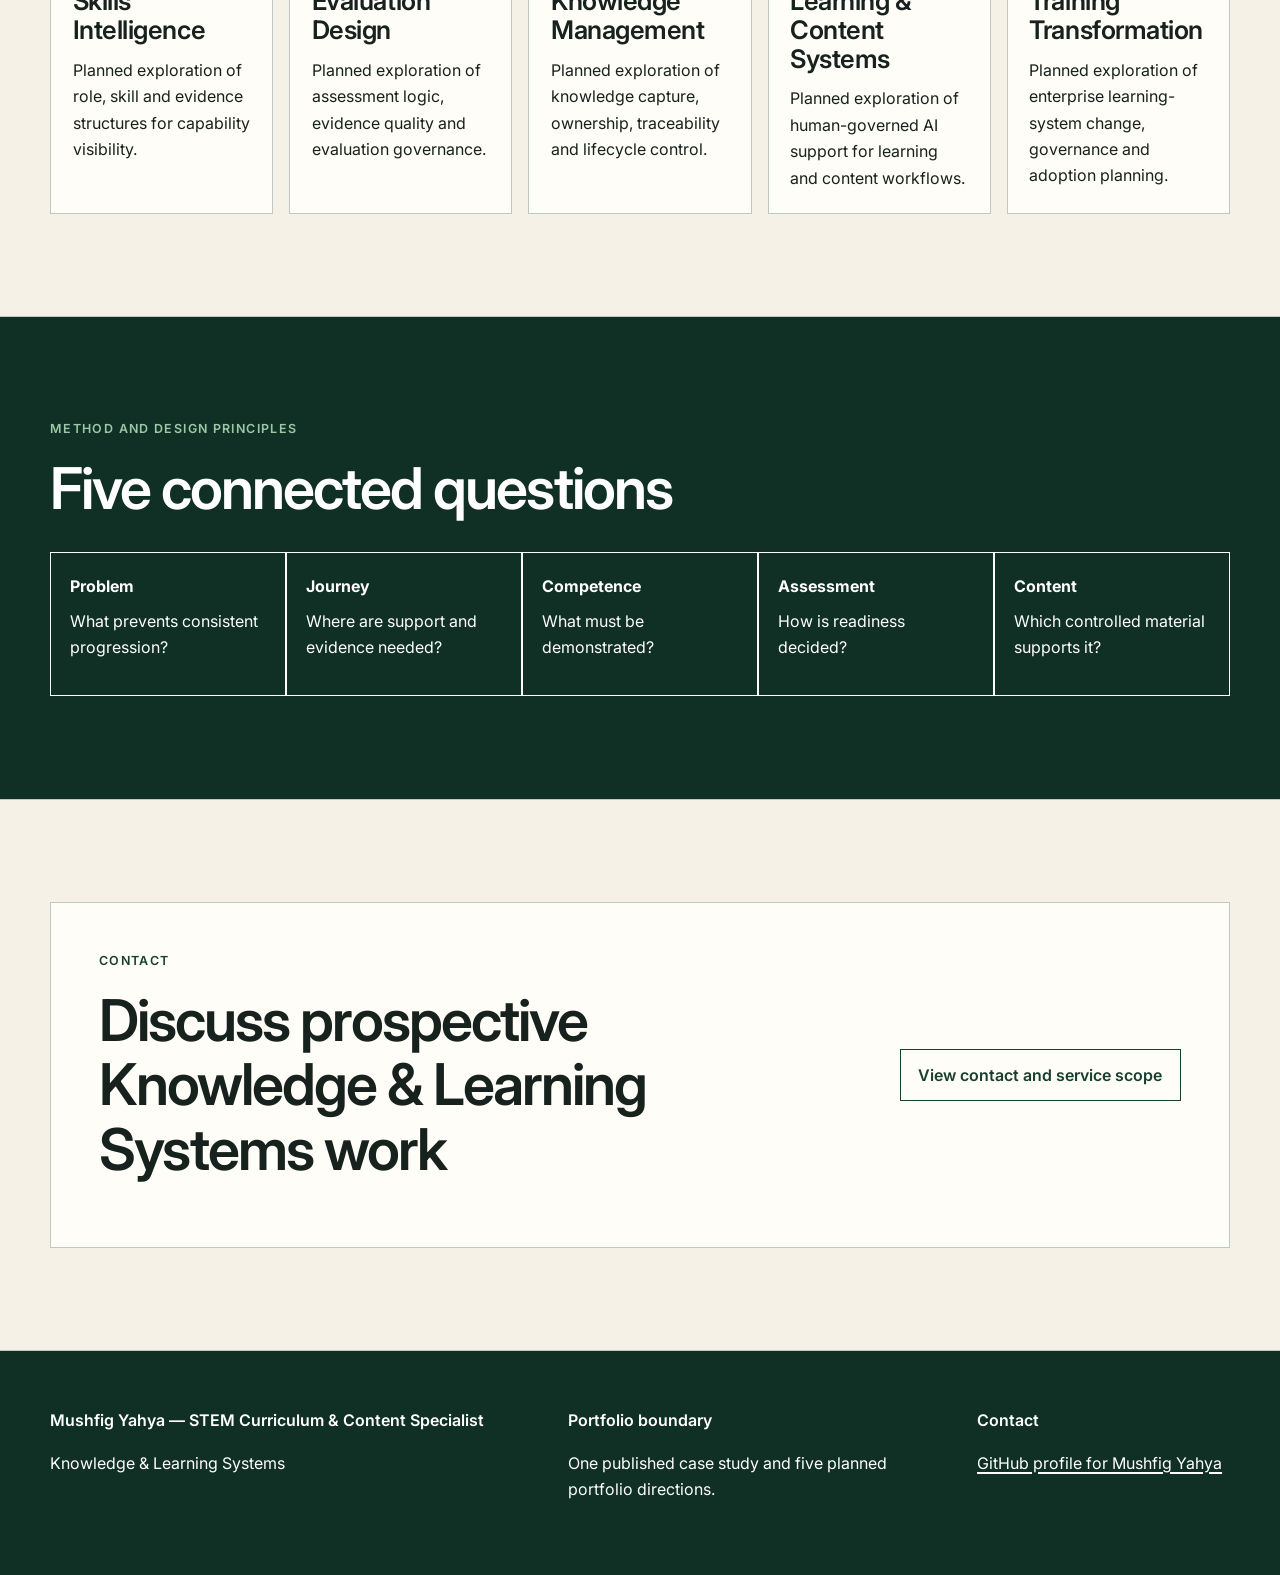
<file: portfolio.html>
<!doctype html>
<html lang="en">
<head>
  <meta charset="utf-8">
  <meta name="viewport" content="width=device-width, initial-scale=1">
  <title>Portfolio | Knowledge &amp; Learning Systems</title>
  <meta name="description" content="One published case study and five planned portfolio directions across six Knowledge &amp; Learning Systems project areas.">
  <meta name="robots" content="index, follow">
  <meta name="theme-color" content="#173f31">
  <link rel="canonical" href="https://mushfigy.github.io/knowledge-learning-systems-portfolio/portfolio.html">
  <link rel="icon" href="favicon.svg" type="image/svg+xml">
  <link rel="icon" href="favicon-32.png" sizes="32x32" type="image/png">
  <link rel="apple-touch-icon" href="apple-touch-icon.png">
  <link rel="manifest" href="site.webmanifest">
  <link rel="preconnect" href="https://fonts.googleapis.com">
  <link rel="preconnect" href="https://fonts.gstatic.com" crossorigin>
  <link href="https://fonts.googleapis.com/css2?family=Inter:wght@400;500;600&display=swap" rel="stylesheet">
  <link rel="stylesheet" href="styles.css">
  <meta property="og:type" content="website">
  <meta property="og:title" content="Portfolio | Knowledge &amp; Learning Systems">
  <meta property="og:description" content="One published case study and five planned portfolio directions across six Knowledge &amp; Learning Systems project areas.">
  <meta property="og:url" content="https://mushfigy.github.io/knowledge-learning-systems-portfolio/portfolio.html">
  <meta property="og:site_name" content="Knowledge &amp; Learning Systems">
  <meta name="twitter:card" content="summary">
  <meta name="twitter:title" content="Portfolio | Knowledge &amp; Learning Systems">
  <meta name="twitter:description" content="One published case study and five planned portfolio directions across six Knowledge &amp; Learning Systems project areas.">
</head>
<body>
<a class="skip-link" href="#main-content">Skip to main content</a>
<header class="site-header">
  <div class="shell header-grid">
    <a class="site-mark" href="index.html" aria-label="Knowledge &amp; Learning Systems portfolio home">
      <span class="site-mark__rule" aria-hidden="true"></span>
      <span>Knowledge &amp; Learning Systems</span>
    </a>
    <nav aria-label="Primary navigation">
      <ul class="nav-list"><li><a href="index.html">Home</a></li><li><a href="portfolio.html" aria-current="page">Portfolio</a></li><li><a href="learning-system-architecture.html">Learning System Architecture</a></li><li><a href="about.html">About</a></li><li><a href="contact.html">Contact</a></li></ul>
    </nav>
  </div>
</header>
<main id="main-content">

<section class="page-hero" id="portfolio-overview">
  <div class="shell narrow">
    <p class="eyebrow">Knowledge &amp; Learning Systems</p>
    <h1>Portfolio</h1>
    <p class="lead">One published case study and five planned portfolio directions</p>
    <p>Published and planned work are separated explicitly. Only Learning System Architecture currently carries case-study evidence.</p>
  </div>
</section>
<section class="section section--pale" id="published-work">
  <div class="shell">
    <p class="eyebrow">Published work</p>
    <h2>Learning System Architecture</h2>
    <article class="published-card">
      <div>
        <p class="project-tagline">From First Use to Independent Performance</p>
        <p>A reconstructed architecture connecting technical learning, competency, assessment evidence and controlled content.</p>
        <p class="boundary-note">Public-safe portfolio reconstruction; not a commissioned implementation or measured operational result.</p>
      </div>
      <a class="button" href="learning-system-architecture.html">Open the published case study</a>
    </article>
  </div>
</section>
<section class="section" id="portfolio-planned-directions">
  <div class="shell">
    <p class="eyebrow">Planned directions</p>
    <h2>Future portfolio areas</h2>
    <div class="card-grid card-grid--five">
      <article class="direction-card"><p class="status">Planned</p><h3>Competency &amp; Skills Intelligence</h3><p>Planned exploration of role, skill and evidence structures for capability visibility.</p></article>
      <article class="direction-card"><p class="status">Planned</p><h3>Assessment &amp; Evaluation Design</h3><p>Planned exploration of assessment logic, evidence quality and evaluation governance.</p></article>
      <article class="direction-card"><p class="status">Planned</p><h3>Technical Knowledge Management</h3><p>Planned exploration of knowledge capture, ownership, traceability and lifecycle control.</p></article>
      <article class="direction-card"><p class="status">Planned</p><h3>AI-Assisted Learning &amp; Content Systems</h3><p>Planned exploration of human-governed AI support for learning and content workflows.</p></article>
      <article class="direction-card"><p class="status">Planned</p><h3>Organizational Training Transformation</h3><p>Planned exploration of enterprise learning-system change, governance and adoption planning.</p></article>
    </div>
  </div>
</section>
<section class="section section--deep" id="design-principles">
  <div class="shell">
    <p class="eyebrow eyebrow--light">Method and design principles</p>
    <h2>Five connected questions</h2>
    <ol class="sequence sequence--five">
      <li><strong>Problem</strong><span>What prevents consistent progression?</span></li>
      <li><strong>Journey</strong><span>Where are support and evidence needed?</span></li>
      <li><strong>Competence</strong><span>What must be demonstrated?</span></li>
      <li><strong>Assessment</strong><span>How is readiness decided?</span></li>
      <li><strong>Content</strong><span>Which controlled material supports it?</span></li>
    </ol>
  </div>
</section>
<section class="section" id="portfolio-contact">
  <div class="shell contact-band">
    <div><p class="eyebrow">Contact</p><h2>Discuss prospective Knowledge &amp; Learning Systems work</h2></div>
    <a class="button button--secondary" href="contact.html">View contact and service scope</a>
  </div>
</section>
</main>
<footer class="site-footer">
  <div class="shell footer-grid">
    <div>
      <p class="footer-primary">Mushfig Yahya — STEM Curriculum &amp; Content Specialist</p>
      <p>Knowledge &amp; Learning Systems</p>
    </div>
    <div>
      <p class="footer-label">Portfolio boundary</p>
      <p>One published case study and five planned portfolio directions.</p>
    </div>
    <div>
      <p class="footer-label">Contact</p>
      <p><a href="https://github.com/mushfigy">GitHub profile for Mushfig Yahya</a></p>
    </div>
  </div>
</footer>
</body>
</html>
</file>
<file: styles.css>
:root {
  --paper: #f6f1e7;
  --surface: #fffdf8;
  --pale: #e5eee6;
  --deep: #173f31;
  --deep-2: #102f25;
  --ink: #17211d;
  --muted: #52625a;
  --rule: #bdc9c1;
  --accent: #9cc8a8;
  --white: #ffffff;
  --measure: 70ch;
  --shell: 1180px;
  --radius: 0.35rem;
}
* { box-sizing: border-box; }
html { scroll-behavior: smooth; }
body { margin: 0; overflow-x: hidden; background: var(--paper); color: var(--ink); font-family: Inter, Arial, Helvetica, sans-serif; font-size: 1rem; line-height: 1.65; }
img, svg { display: block; max-width: 100%; }
a { color: var(--deep); text-decoration-thickness: 0.1em; text-underline-offset: 0.2em; }
a:hover { text-decoration-thickness: 0.16em; }
:focus-visible { outline: 3px solid var(--accent); outline-offset: 4px; }
.shell { width: min(calc(100% - 2rem), var(--shell)); margin-inline: auto; }
.narrow { max-width: 850px; }
.skip-link { position: absolute; left: 1rem; top: -6rem; z-index: 200; padding: 0.7rem 1rem; background: var(--deep); color: var(--white); }
.skip-link:focus { top: 1rem; }
.site-header { position: sticky; top: 0; z-index: 100; border-bottom: 1px solid var(--rule); background: rgba(246,241,231,0.98); }
.header-grid { min-height: 4.75rem; display: grid; grid-template-columns: minmax(220px,1fr) auto; align-items: center; gap: 2rem; }
.site-mark { display: inline-flex; align-items: center; gap: 0.7rem; color: var(--ink); font-weight: 600; text-decoration: none; }
.site-mark__rule { width: 2.5rem; height: 0.35rem; background: var(--deep); }
.nav-list { display: flex; flex-wrap: wrap; justify-content: flex-end; gap: 0.15rem; margin: 0; padding: 0; list-style: none; }
.nav-list a { display: block; padding: 0.55rem 0.7rem; color: var(--ink); font-size: 0.88rem; font-weight: 500; text-decoration: none; border-bottom: 2px solid transparent; }
.nav-list a:hover, .nav-list a[aria-current="page"] { border-bottom-color: var(--deep); color: var(--deep); }
.hero, .page-hero, .project-hero { padding: clamp(4.5rem,9vw,8.5rem) 0; border-bottom: 1px solid var(--rule); }
.hero-grid { display: grid; grid-template-columns: minmax(0,1.25fr) minmax(260px,0.75fr); gap: clamp(2.5rem,7vw,7rem); align-items: end; }
.identity-name { margin: 0 0 0.6rem; font-size: 1.12rem; font-weight: 600; }
.eyebrow { margin: 0 0 1rem; color: var(--deep); font-size: 0.78rem; font-weight: 600; letter-spacing: 0.11em; text-transform: uppercase; }
.eyebrow--light { color: var(--accent); }
h1, h2, h3, h4 { margin-top: 0; overflow-wrap: normal; word-break: normal; hyphens: none; color: inherit; line-height: 1.12; }
h1 { max-width: 18ch; margin-bottom: 1.5rem; font-size: clamp(3rem,7vw,6.6rem); font-weight: 600; letter-spacing: -0.045em; }
h2 { margin-bottom: 1.1rem; font-size: clamp(2rem,4.5vw,3.8rem); font-weight: 600; letter-spacing: -0.035em; }
h3 { margin-bottom: 0.75rem; font-size: clamp(1.3rem,2vw,1.7rem); font-weight: 600; letter-spacing: -0.018em; }
h4 { margin-bottom: 0.45rem; font-size: 1.05rem; font-weight: 600; }
p { margin-top: 0; }
.lead { max-width: 60ch; color: var(--deep); font-size: clamp(1.35rem,2.8vw,2.05rem); line-height: 1.4; }
.lead-small { max-width: var(--measure); font-size: clamp(1.2rem,2vw,1.6rem); line-height: 1.45; }
.supporting-copy, .section-intro { max-width: var(--measure); color: var(--muted); font-size: 1.08rem; }
.hero-note { padding: 1.5rem; border-top: 3px solid var(--deep); border-bottom: 1px solid var(--rule); background: var(--surface); }
.status { display: inline-block; margin: 0 0 0.8rem; padding: 0.25rem 0.55rem; border: 1px solid var(--deep); color: var(--deep); font-size: 0.72rem; font-weight: 600; letter-spacing: 0.08em; text-transform: uppercase; }
.status--published { background: var(--deep); color: var(--white); }
.section { padding: clamp(4rem,8vw,7.5rem) 0; border-bottom: 1px solid var(--rule); }
.section--pale { background: var(--pale); }
.section--deep { background: var(--deep-2); color: var(--white); }
.section-heading { display: grid; grid-template-columns: minmax(0,1fr) minmax(240px,0.65fr); gap: 2rem; align-items: end; margin-bottom: 2.25rem; }
.two-column { display: grid; grid-template-columns: minmax(0,0.85fr) minmax(0,1.15fr); gap: clamp(2rem,7vw,7rem); align-items: start; }
.three-column { display: grid; grid-template-columns: repeat(3,minmax(0,1fr)); gap: 1.2rem; }
.featured-card, .published-card, .contact-band, .contact-card { display: grid; grid-template-columns: minmax(0,1fr) auto; gap: 2rem; align-items: center; padding: clamp(1.5rem,4vw,3rem); border: 1px solid var(--rule); background: var(--surface); }
.project-tagline { color: var(--deep); font-size: 1.3rem; font-weight: 500; }
.boundary-note, .scope-line { max-width: var(--measure); color: var(--muted); font-size: 0.92rem; }
.button-row { display: flex; flex-wrap: wrap; gap: 0.8rem; margin-top: 2rem; }
.button { display: inline-flex; min-height: 3rem; align-items: center; justify-content: center; padding: 0.75rem 1.1rem; border: 1px solid var(--deep); background: var(--deep); color: var(--white); font-weight: 600; text-align: center; text-decoration: none; }
.button:hover { background: var(--deep-2); text-decoration: none; }
.button--secondary { background: transparent; color: var(--deep); }
.button--secondary:hover { background: var(--pale); }
.card-grid { display: grid; gap: 1rem; }
.card-grid--five { grid-template-columns: repeat(5,minmax(0,1fr)); }
.card-grid--four { grid-template-columns: repeat(4,minmax(0,1fr)); }
.card-grid article, .direction-card { padding: 1.35rem; border: 1px solid var(--rule); background: var(--surface); }
.card-grid article p:last-child { margin-bottom: 0; }
.plain-list, .compact-list { margin: 0; padding-left: 1.2rem; }
.plain-list li, .compact-list li { margin-bottom: 0.65rem; }
.sequence { display: grid; margin: 2rem 0 0; padding: 0; list-style: none; }
.sequence--five { grid-template-columns: repeat(5,minmax(0,1fr)); }
.sequence--nine { grid-template-columns: repeat(3,minmax(0,1fr)); }
.sequence li { min-height: 9rem; padding: 1.2rem; border: 1px solid currentColor; }
.sequence strong, .sequence span { display: block; }
.sequence strong { margin-bottom: 0.55rem; }
.context-block { margin-top: 3rem; padding-top: 2rem; border-top: 1px solid var(--rule); }
.context-block h2 { font-size: clamp(1.6rem,3vw,2.4rem); }
.disclosure { margin-top: 2rem; padding: 1.2rem 1.3rem; border-left: 4px solid var(--deep); background: var(--surface); }
.artifact-figure { margin: 2.5rem 0 1.2rem; border: 1px solid var(--rule); background: var(--surface); }
.artifact-figure img { width: 100%; max-height: 78vh; object-fit: contain; padding: 0.75rem; background: var(--surface); }
.artifact-figure--tall img { max-height: 88vh; }
.artifact-figure figcaption { padding: 1rem 1.2rem; border-top: 1px solid var(--rule); color: var(--muted); font-size: 0.9rem; }
.workflow-list, .journey-list { display: grid; grid-template-columns: repeat(2,minmax(0,1fr)); gap: 0; margin: 1.5rem 0 0; padding: 0; list-style: none; border-top: 1px solid var(--rule); border-left: 1px solid var(--rule); }
.workflow-list li, .journey-list li { display: grid; grid-template-columns: auto minmax(0,1fr); gap: 1rem; padding: 1.2rem; border-right: 1px solid var(--rule); border-bottom: 1px solid var(--rule); background: var(--surface); }
.step-number { color: var(--deep); font-size: 0.8rem; font-weight: 600; }
.step-owner, .evidence-line, .support-condition { color: var(--muted); font-size: 0.9rem; }
.detail-block { margin-top: 3rem; }
.definition-list { margin: 0; padding: 0; list-style: none; }
.definition-list li { display: grid; gap: 0.2rem; padding: 0.85rem 0; border-bottom: 1px solid var(--rule); }
.numbered { counter-reset: item; }
.numbered li { grid-template-columns: auto 1fr; column-gap: 0.7rem; }
.numbered li::before { counter-increment: item; content: counter(item, decimal-leading-zero); color: var(--deep); font-size: 0.75rem; font-weight: 600; }
.numbered li span { grid-column: 2; }
.consequence-grid, .boundary-grid { display: grid; grid-template-columns: repeat(4,minmax(0,1fr)); gap: 1rem; }
.consequence-grid article, .boundary-grid article { padding: 1.2rem; border: 1px solid var(--rule); background: var(--surface); color: var(--ink); }
.level-grid { display: grid; gap: 0.8rem; }
.level-grid article { padding: 1rem; border-left: 3px solid var(--deep); background: var(--surface); }
.evidence-band, .decision-box { margin-top: 2rem; padding: 1.5rem; border: 1px solid var(--rule); background: var(--surface); }
.diagnosis-pair { display: grid; grid-template-columns: repeat(2,minmax(0,1fr)); gap: 1rem; margin-top: 2rem; }
.diagnosis-pair article { padding: 1.3rem; border-top: 3px solid var(--deep); background: var(--surface); }
.loop-note { margin-top: 1rem; padding: 0.8rem 1rem; border-left: 3px solid var(--deep); background: var(--surface); }
.trace-chain { display: grid; gap: 0; margin: 0; padding: 0; list-style: none; }
.trace-chain li { position: relative; padding: 0.85rem 1rem; border: 1px solid var(--rule); background: var(--surface); }
.trace-chain li + li { border-top: 0; }
.trace-chain li + li::before { content: "↓"; position: absolute; top: -0.8rem; left: 50%; color: var(--deep); font-weight: 600; }
.numbered-list { list-style: decimal; }
.site-footer { padding: 3.5rem 0; background: var(--deep-2); color: var(--white); }
.footer-grid { display: grid; grid-template-columns: 1.3fr 1fr 0.7fr; gap: 3rem; }
.site-footer a { color: var(--white); }
.footer-primary, .footer-label { font-weight: 600; }
.error-page { min-height: 65vh; }
@media (max-width: 1050px) {
  .card-grid--five { grid-template-columns: repeat(3,minmax(0,1fr)); }
  .card-grid--four, .consequence-grid, .boundary-grid { grid-template-columns: repeat(2,minmax(0,1fr)); }
  .sequence--five { grid-template-columns: repeat(3,minmax(0,1fr)); }
}
@media (max-width: 820px) {
  .header-grid, .hero-grid, .section-heading, .two-column, .three-column, .featured-card, .published-card, .contact-band, .contact-card, .footer-grid { grid-template-columns: 1fr; }
  .header-grid { padding-block: 0.8rem; gap: 0.6rem; }
  .nav-list { justify-content: flex-start; }
  .workflow-list, .journey-list { grid-template-columns: 1fr; }
  .sequence--nine { grid-template-columns: repeat(2,minmax(0,1fr)); }
}
@media (max-width: 560px) {
  .card-grid--five, .card-grid--four, .consequence-grid, .boundary-grid, .diagnosis-pair, .sequence--five, .sequence--nine { grid-template-columns: 1fr; }
  .nav-list a { padding: 0.45rem 0.5rem; font-size: 0.8rem; }
  h1 { font-size: clamp(2.7rem,15vw,4.6rem); }
  .button { width: 100%; }
}
@media (prefers-reduced-motion: reduce) {
  html { scroll-behavior: auto; }
  *, *::before, *::after { animation-duration: 0.01ms !important; animation-iteration-count: 1 !important; transition-duration: 0.01ms !important; scroll-behavior: auto !important; }
}
@media print {
  body { background: #fff; color: #000; }
  .site-header, .site-footer, .skip-link, .button { display: none !important; }
  .section, .hero, .page-hero, .project-hero { padding: 2rem 0; break-inside: avoid; }
  .artifact-figure img { max-height: none; }
  a { color: #000; text-decoration: none; }
}
</file>
